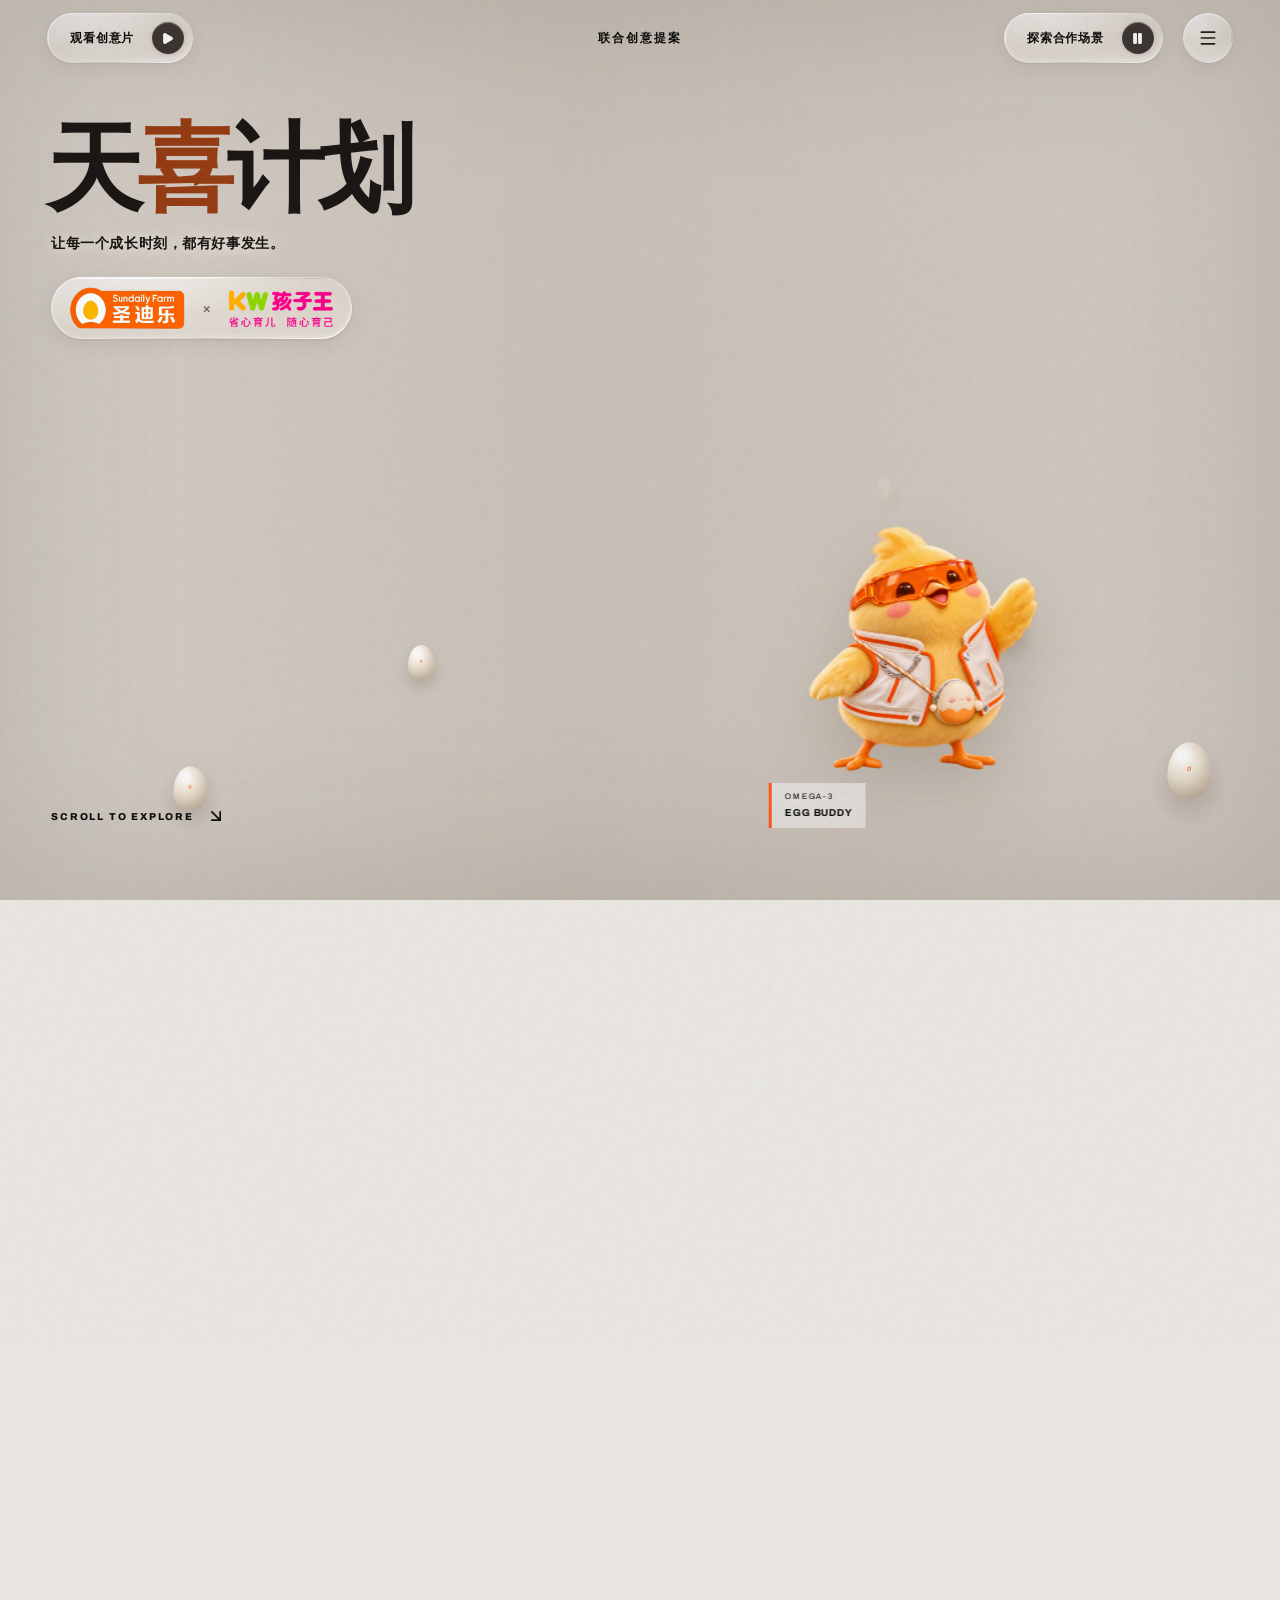
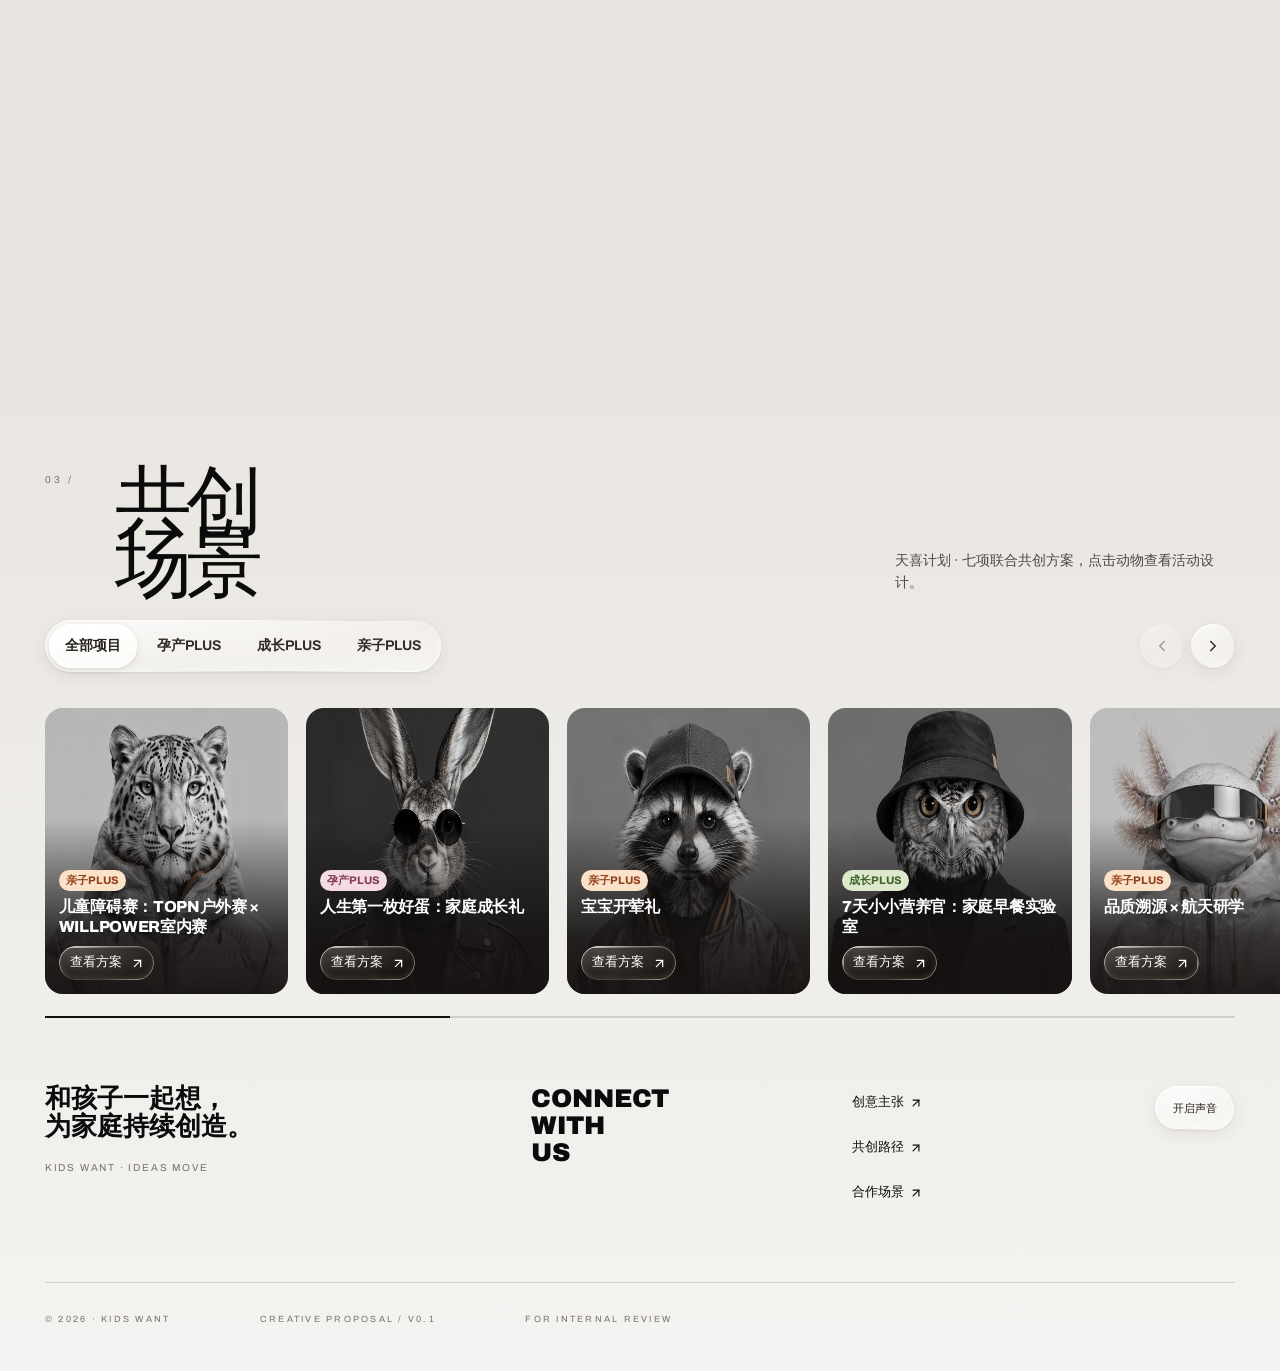
<file: index.html>
<!DOCTYPE html><html lang="zh-CN"><head><meta charSet="utf-8"/><meta name="viewport" content="width=device-width, initial-scale=1"/><link rel="stylesheet" href="/_next/static/css/index.CSnjSCQ8.css" data-rsc-css-href="/_next/static/css/index.CSnjSCQ8.css" data-precedence="vite-rsc/importer-resources"/><link rel="modulepreload" fetchPriority="low" href="/_next/static/chunks/index-Dlwi9YUn.js"/><script src="/_next/static/chunks/rolldown-runtime-C60lm6uB.js" type="module" async=""></script><script src="/_next/static/chunks/framework-D_rUT4EX.js" type="module" async=""></script><script src="/_next/static/chunks/app-elements-H_Dr48wG.js" type="module" async=""></script><script src="/_next/static/chunks/hash-Cp347hhd.js" type="module" async=""></script><script src="/_next/static/chunks/record-uXSNv6cl.js" type="module" async=""></script><script src="/_next/static/chunks/app-rsc-cache-busting-Ck6e4Rgs.js" type="module" async=""></script><script src="/_next/static/chunks/app-rsc-render-mode-CvTCGruk.js" type="module" async=""></script><script src="/_next/static/chunks/headers-C_MtfdF4.js" type="module" async=""></script><script src="/_next/static/chunks/protocol-headers-B9-bVeat.js" type="module" async=""></script><script src="/_next/static/chunks/deployment-id-DFhHa9wO.js" type="module" async=""></script><script src="/_next/static/chunks/navigation-errors-D5LMQqDL.js" type="module" async=""></script><link rel="modulepreload" href="/_next/static/chunks/layout-segment-context-B6NXAMNn.js" crossorigin=""/><link rel="modulepreload" href="/_next/static/chunks/page-B1_3lj1-.js" crossorigin=""/><link rel="modulepreload" href="/_next/static/chunks/tianxi-ui-CoWk11vX.js" crossorigin=""/><link rel="modulepreload" href="/_next/static/chunks/Icon-Dsrrr-Ct.js" crossorigin=""/><link rel="modulepreload" href="/_next/static/chunks/link-BgolK1j2.js" crossorigin=""/><link rel="modulepreload" href="/_next/static/chunks/app-route-prefetch-policy-BZP17Xj3.js" crossorigin=""/><link rel="modulepreload" href="/_next/static/chunks/query-DtBGhX2J.js" crossorigin=""/><title>天喜计划｜圣迪乐 × KW孩子王</title><meta name="description" content="圣迪乐与孩子王的联合创意提案。让每一个成长时刻，都有好事发生。"/><script>Object.assign(((self[Symbol.for("vinext.navigationRuntime")]??={bootstrap:{routeManifest:null},functions:{}}).bootstrap.rsc??={rsc:[]}),{params:{},nav:{"pathname":"/","searchParams":[]}})</script><link rel="modulepreload" href="/_next/static/chunks/index-Dlwi9YUn.js" />

<meta name="robots" content="noindex, nofollow">
<script>
(() => {
  const url = new URL(location.href);
  if (url.searchParams.has('unlock')) url.searchParams.delete('unlock');
  if (url.hash.startsWith('#k=')) url.hash = '';
  if (url.href !== location.href) history.replaceState(null, '', url);
  if (!('serviceWorker' in navigator)) return;
  const isOldPreview = worker => worker && new URL(worker.scriptURL).pathname === '/view-sw.js';
  const controlled = isOldPreview(navigator.serviceWorker.controller);
  const reload = () => {
    const marker = 'tianxi-public-migration';
    if (sessionStorage.getItem(marker)) return;
    sessionStorage.setItem(marker, 'done');
    location.reload();
  };
  if (controlled) {
    navigator.serviceWorker.addEventListener('controllerchange', reload, { once: true });
  }
  navigator.serviceWorker.getRegistration('/').then(registration => {
    if (isOldPreview(registration?.active)) return registration.update();
    if (controlled) reload();
  }).catch(() => {});
})();
</script>
</head><body><main class="tx-home"><div class="grain"></div><div class="vignette"></div><header class="topbar"><button class="pill trailer tx-glass tx-press"><span>观看创意片</span><i><svg xmlns="http://www.w3.org/2000/svg" width="13" height="13" viewBox="0 0 24 24" fill="currentColor" stroke="currentColor" stroke-width="2" stroke-linecap="round" stroke-linejoin="round" class="lucide lucide-play" aria-hidden="true"><path d="M5 5a2 2 0 0 1 3.008-1.728l11.997 6.998a2 2 0 0 1 .003 3.458l-12 7A2 2 0 0 1 5 19z"></path></svg></i></button><span class="nav-center">联合创意提案</span><a class="pill market tx-glass tx-press" href="#scenes"><span>探索合作场景</span><i><svg xmlns="http://www.w3.org/2000/svg" width="13" height="13" viewBox="0 0 24 24" fill="currentColor" stroke="currentColor" stroke-width="2" stroke-linecap="round" stroke-linejoin="round" class="lucide lucide-pause" aria-hidden="true"><rect x="14" y="3" width="5" height="18" rx="1"></rect><rect x="5" y="3" width="5" height="18" rx="1"></rect></svg></i></a><a class="mini-logo tx-glass-link" href="#top">孩子王<span>®</span></a><button class="menu-btn tx-glass tx-press" aria-label="打开菜单" aria-expanded="false" aria-controls="home-menu"><svg xmlns="http://www.w3.org/2000/svg" width="24" height="24" viewBox="0 0 24 24" fill="none" stroke="currentColor" stroke-width="2" stroke-linecap="round" stroke-linejoin="round" class="lucide lucide-menu" aria-hidden="true"><path d="M4 5h16"></path><path d="M4 12h16"></path><path d="M4 19h16"></path></svg></button></header><nav id="home-menu" class="overlay "><a class="tx-glass-link" href="#top"><span>01</span>创意主张</a><a class="tx-glass-link" href="#walk"><span>02</span>共创路径</a><a class="tx-glass-link" href="#scenes"><span>03</span>合作场景</a></nav><div class="stage-wrap"><div class="scene"><video src="/assets/tianxi/hero-motion.mp4" muted="" playsInline="" preload="auto"></video><img class="mobile-hero" src="/assets/tianxi/hero-mobile.webp" alt="穿着潮流服饰的创意角色"/><div class="wash"></div></div><section class="hero" id="top"><div class="hero-frame"><div class="egg-field" aria-hidden="true"><i class="egg egg-0"></i><i class="egg egg-1"></i><i class="egg egg-2"></i><i class="egg egg-3"></i><i class="egg egg-4"></i><i class="egg egg-5"></i><i class="egg egg-6"></i></div><div class="chick-rig"><i class="reaction-line line-a"></i><i class="reaction-line line-b"></i><i class="reaction-line line-c"></i><img class="chick-ip chick-running" src="/assets/chick-run-crossbody.png" alt="戴橙色墨镜、斜挎蛋形迷你包的圣迪乐鸡仔"/><img class="chick-ip chick-falling" src="/assets/chick-trip-crossbody.png" alt=""/><img class="chick-ip chick-recovering" src="/assets/chick-recover-crossbody.png" alt=""/><span class="chick-emote" aria-hidden="true">·ᴗ·</span></div><div class="chick-badge"><span>OMEGA-3</span><b>EGG BUDDY</b></div><div class="campaign-intro"><h1 class="campaign-title" aria-label="天喜计划"><span>天</span><span>喜</span><span>计</span><span>划</span></h1><p class="campaign-line">让每一个成长时刻，都有好事发生。</p><div class="campaign-logos"><div class="campaign-lockup tx-glass" role="group" aria-label="合作品牌"><img class="campaign-sundaily" src="/assets/tianxi/sundaily-logo.png" width="207" height="77" alt="圣迪乐 Sundaily Farm"/><span class="campaign-cross" aria-hidden="true">×</span><img class="campaign-kidswant" src="/assets/tianxi/kidswant-logo.png" width="171" height="64" alt="KW 孩子王"/></div></div></div><div class="scroll-cue"><span>SCROLL TO EXPLORE</span><svg xmlns="http://www.w3.org/2000/svg" width="24" height="24" viewBox="0 0 24 24" fill="none" stroke="currentColor" stroke-width="2" stroke-linecap="round" stroke-linejoin="round" class="lucide lucide-arrow-down-right" aria-hidden="true"><path d="m7 7 10 10"></path><path d="M17 7v10H7"></path></svg></div></div></section><section class="walk" id="walk"><article class="story story-one"><span>01 / WHY NOW</span><h2>从卖场<br/>走进生活场</h2><p>今天的新家庭，需要的不只是一站式购物。孩子王可以成为他们的灵感入口、成长伙伴与城市亲子生活的组织者。</p></article><article class="story story-two"><span>02 / BIG IDEA</span><h2>让每一次到店<br/>都有新发现</h2><p>以“孩子想要，创意就动”为核心，把商品、服务、社群和内容编排成一场持续更新的家庭体验。</p></article><img class="mobile-story" src="/assets/tianxi/story-mobile.webp" alt="创意角色全身造型"/><div class="progress"><i></i><i></i></div></section></div><section class="partners" id="scenes"><div class="section-head"><span>03 /</span><h2>共创<br/>场景</h2><p>天喜计划 · 七项联合共创方案，点击动物查看活动设计。</p></div><div class="project-rail"><div class="rail-tools"><div class="glass-segment tx-glass" role="group" aria-label="按 PLUS 主题筛选"><span class="glass-lens" data-theme="all" aria-hidden="true"></span><button type="button" aria-pressed="true" data-theme="all">全部项目</button><button type="button" aria-pressed="false" data-theme="maternity">孕产PLUS</button><button type="button" aria-pressed="false" data-theme="growth">成长PLUS</button><button type="button" aria-pressed="false" data-theme="family">亲子PLUS</button></div><div class="rail-controls"><button class="tx-glass tx-press" aria-label="向左浏览项目" disabled=""><svg xmlns="http://www.w3.org/2000/svg" width="18" height="18" viewBox="0 0 24 24" fill="none" stroke="currentColor" stroke-width="2" stroke-linecap="round" stroke-linejoin="round" class="lucide lucide-chevron-left" aria-hidden="true"><path d="m15 18-6-6 6-6"></path></svg></button><button class="tx-glass tx-press" aria-label="向右浏览项目" disabled=""><svg xmlns="http://www.w3.org/2000/svg" width="18" height="18" viewBox="0 0 24 24" fill="none" stroke="currentColor" stroke-width="2" stroke-linecap="round" stroke-linejoin="round" class="lucide lucide-chevron-right" aria-hidden="true"><path d="m9 18 6-6-6-6"></path></svg></button></div></div><div class="card-track"><a class="scene-card project-card fur-touch" href="/projects/obstacle-race" data-theme="family"><div class="card-art" aria-hidden="true" style="background-image:url(/assets/tianxi/animal-scenes.webp);background-position:0% 0%"></div><div class="project-caption"><span class="project-chip">亲子PLUS</span><h3>儿童障碍赛：TOPN户外赛 × WILLPOWER室内赛</h3><span class="project-open tx-glass tx-glass-dark">查看方案 <svg xmlns="http://www.w3.org/2000/svg" width="15" height="15" viewBox="0 0 24 24" fill="none" stroke="currentColor" stroke-width="2" stroke-linecap="round" stroke-linejoin="round" class="lucide lucide-arrow-up-right" aria-hidden="true"><path d="M7 7h10v10"></path><path d="M7 17 17 7"></path></svg></span></div></a><a class="scene-card project-card fur-touch" href="/projects/first-egg" data-theme="maternity"><div class="card-art" aria-hidden="true" style="background-image:url(/assets/tianxi/animal-scenes.webp);background-position:50% 0%"></div><div class="project-caption"><span class="project-chip">孕产PLUS</span><h3>人生第一枚好蛋：家庭成长礼</h3><span class="project-open tx-glass tx-glass-dark">查看方案 <svg xmlns="http://www.w3.org/2000/svg" width="15" height="15" viewBox="0 0 24 24" fill="none" stroke="currentColor" stroke-width="2" stroke-linecap="round" stroke-linejoin="round" class="lucide lucide-arrow-up-right" aria-hidden="true"><path d="M7 7h10v10"></path><path d="M7 17 17 7"></path></svg></span></div></a><a class="scene-card project-card fur-touch" href="/projects/first-food" data-theme="family"><div class="card-art" aria-hidden="true" style="background-image:url(/assets/tianxi/animal-scenes.webp);background-position:100% 0%"></div><div class="project-caption"><span class="project-chip">亲子PLUS</span><h3>宝宝开荤礼</h3><span class="project-open tx-glass tx-glass-dark">查看方案 <svg xmlns="http://www.w3.org/2000/svg" width="15" height="15" viewBox="0 0 24 24" fill="none" stroke="currentColor" stroke-width="2" stroke-linecap="round" stroke-linejoin="round" class="lucide lucide-arrow-up-right" aria-hidden="true"><path d="M7 7h10v10"></path><path d="M7 17 17 7"></path></svg></span></div></a><a class="scene-card project-card fur-touch" href="/projects/breakfast-lab" data-theme="growth"><div class="card-art" aria-hidden="true" style="background-image:url(/assets/tianxi/animal-scenes.webp);background-position:0% 100%"></div><div class="project-caption"><span class="project-chip">成长PLUS</span><h3>7天小小营养官：家庭早餐实验室</h3><span class="project-open tx-glass tx-glass-dark">查看方案 <svg xmlns="http://www.w3.org/2000/svg" width="15" height="15" viewBox="0 0 24 24" fill="none" stroke="currentColor" stroke-width="2" stroke-linecap="round" stroke-linejoin="round" class="lucide lucide-arrow-up-right" aria-hidden="true"><path d="M7 7h10v10"></path><path d="M7 17 17 7"></path></svg></span></div></a><a class="scene-card project-card fur-touch" href="/projects/trace-and-space" data-theme="family"><div class="card-art" aria-hidden="true" style="background-image:url(/assets/tianxi/animal-scenes.webp);background-position:50% 100%"></div><div class="project-caption"><span class="project-chip">亲子PLUS</span><h3>品质溯源 × 航天研学</h3><span class="project-open tx-glass tx-glass-dark">查看方案 <svg xmlns="http://www.w3.org/2000/svg" width="15" height="15" viewBox="0 0 24 24" fill="none" stroke="currentColor" stroke-width="2" stroke-linecap="round" stroke-linejoin="round" class="lucide lucide-arrow-up-right" aria-hidden="true"><path d="M7 7h10v10"></path><path d="M7 17 17 7"></path></svg></span></div></a><a class="scene-card project-card fur-touch" href="/projects/playground" data-theme="family"><div class="card-art" aria-hidden="true" style="background-image:url(/assets/tianxi/animal-scenes.webp);background-position:100% 100%"></div><div class="project-caption"><span class="project-chip">亲子PLUS</span><h3>儿童乐园：好蛋成长探索</h3><span class="project-open tx-glass tx-glass-dark">查看方案 <svg xmlns="http://www.w3.org/2000/svg" width="15" height="15" viewBox="0 0 24 24" fill="none" stroke="currentColor" stroke-width="2" stroke-linecap="round" stroke-linejoin="round" class="lucide lucide-arrow-up-right" aria-hidden="true"><path d="M7 7h10v10"></path><path d="M7 17 17 7"></path></svg></span></div></a><a class="scene-card project-card fur-touch" href="/projects/omega-live" data-theme="maternity"><div class="card-art animal-chick" aria-hidden="true"><img src="/assets/chick-run-crossbody.png" alt=""/></div><div class="project-caption"><span class="project-chip">孕产PLUS</span><h3>OMEGA-3营养专场直播</h3><span class="project-open tx-glass tx-glass-dark">查看方案 <svg xmlns="http://www.w3.org/2000/svg" width="15" height="15" viewBox="0 0 24 24" fill="none" stroke="currentColor" stroke-width="2" stroke-linecap="round" stroke-linejoin="round" class="lucide lucide-arrow-up-right" aria-hidden="true"><path d="M7 7h10v10"></path><path d="M7 17 17 7"></path></svg></span></div></a></div><div class="track-line" aria-hidden="true"><i style="width:100%"></i></div></div><footer><div class="manifest"><b>和孩子一起想，<br/>为家庭持续创造。</b><span>KIDS WANT · IDEAS MOVE</span></div><div class="connect">CONNECT<br/>WITH<br/>US</div><div class="links"><a class="tx-glass-link" href="#top">创意主张 <svg xmlns="http://www.w3.org/2000/svg" width="24" height="24" viewBox="0 0 24 24" fill="none" stroke="currentColor" stroke-width="2" stroke-linecap="round" stroke-linejoin="round" class="lucide lucide-arrow-up-right" aria-hidden="true"><path d="M7 7h10v10"></path><path d="M7 17 17 7"></path></svg></a><a class="tx-glass-link" href="#walk">共创路径 <svg xmlns="http://www.w3.org/2000/svg" width="24" height="24" viewBox="0 0 24 24" fill="none" stroke="currentColor" stroke-width="2" stroke-linecap="round" stroke-linejoin="round" class="lucide lucide-arrow-up-right" aria-hidden="true"><path d="M7 7h10v10"></path><path d="M7 17 17 7"></path></svg></a><a class="tx-glass-link" href="#scenes">合作场景 <svg xmlns="http://www.w3.org/2000/svg" width="24" height="24" viewBox="0 0 24 24" fill="none" stroke="currentColor" stroke-width="2" stroke-linecap="round" stroke-linejoin="round" class="lucide lucide-arrow-up-right" aria-hidden="true"><path d="M7 7h10v10"></path><path d="M7 17 17 7"></path></svg></a></div><button class="sound tx-glass tx-press">开启声音</button></footer><div class="legal"><span>© 2026 · KIDS WANT</span><span>CREATIVE PROPOSAL / V0.1</span><span>FOR INTERNAL REVIEW</span></div></section></main><script type="module" src="/_next/static/chunks/index-Dlwi9YUn.js" id="_R_" async=""></script><script>((self[Symbol.for("vinext.navigationRuntime")]??={bootstrap:{routeManifest:null},functions:{}}).bootstrap.rsc??={rsc:[]}).rsc.push("2:I[\"560aba9cdc71\",[],\"Children\",1]\n")</script><script>((self[Symbol.for("vinext.navigationRuntime")]??={bootstrap:{routeManifest:null},functions:{}}).bootstrap.rsc??={rsc:[]}).rsc.push("3:I[\"fd4fecf446a8\",[],\"GlobalErrorBoundary\",1]\n")</script><script>((self[Symbol.for("vinext.navigationRuntime")]??={bootstrap:{routeManifest:null},functions:{}}).bootstrap.rsc??={rsc:[]}).rsc.push("4:I[\"b502faf0866a\",[],\"default\",1]\n")</script><script>((self[Symbol.for("vinext.navigationRuntime")]??={bootstrap:{routeManifest:null},functions:{}}).bootstrap.rsc??={rsc:[]}).rsc.push("5:I[\"fd4fecf446a8\",[],\"ErrorBoundary\",1]\n")</script><script>((self[Symbol.for("vinext.navigationRuntime")]??={bootstrap:{routeManifest:null},functions:{}}).bootstrap.rsc??={rsc:[]}).rsc.push("6:I[\"6e380a0946fa\",[],\"LayoutSegmentProvider\",1]\n")</script><script>((self[Symbol.for("vinext.navigationRuntime")]??={bootstrap:{routeManifest:null},functions:{}}).bootstrap.rsc??={rsc:[]}).rsc.push("7:I[\"560aba9cdc71\",[],\"Slot\",1]\n")</script><script>((self[Symbol.for("vinext.navigationRuntime")]??={bootstrap:{routeManifest:null},functions:{}}).bootstrap.rsc??={rsc:[]}).rsc.push("8:I[\"fd4fecf446a8\",[],\"NotFoundBoundary\",1]\n")</script><script>((self[Symbol.for("vinext.navigationRuntime")]??={bootstrap:{routeManifest:null},functions:{}}).bootstrap.rsc??={rsc:[]}).rsc.push("9:I[\"48a231584dab\",[],\"AppRouterScrollTarget\",1]\n")</script><script>((self[Symbol.for("vinext.navigationRuntime")]??={bootstrap:{routeManifest:null},functions:{}}).bootstrap.rsc??={rsc:[]}).rsc.push("a:I[\"fd4fecf446a8\",[],\"RedirectBoundary\",1]\n")</script><script>((self[Symbol.for("vinext.navigationRuntime")]??={bootstrap:{routeManifest:null},functions:{}}).bootstrap.rsc??={rsc:[]}).rsc.push(":HL[\"/_next/static/css/index.CSnjSCQ8.css\",\"style\"     ]\n")</script><script>((self[Symbol.for("vinext.navigationRuntime")]??={bootstrap:{routeManifest:null},functions:{}}).bootstrap.rsc??={rsc:[]}).rsc.push("0:{\"page:/\":\"$L1\",\"layout:/\":[[[\"$\",\"link\",\"css:/_next/static/css/index.CSnjSCQ8.css\",{\"rel\":\"stylesheet\",\"precedence\":\"vite-rsc/importer-resources\",\"href\":\"/_next/static/css/index.CSnjSCQ8.css\",\"data-rsc-css-href\":\"/_next/static/css/index.CSnjSCQ8.css\"}],\"$undefined\"],[\"$\",\"html\",null,{\"lang\":\"zh-CN\",\"children\":[\"$\",\"body\",null,{\"children\":[\"$\",\"$L2\",null,{}]}]}]],\"route:/\":[[[\"$\",\"meta\",null,{\"charSet\":\"utf-8\"}],[[\"$\",\"title\",\"0\",{\"children\":\"天喜计划｜圣迪乐 × KW孩子王\"}],[\"$\",\"meta\",\"1\",{\"name\":\"description\",\"content\":\"圣迪乐与孩子王的联合创意提案。让每一个成长时刻，都有好事发生。\"}]],[[\"$\",\"meta\",\"0\",{\"name\":\"viewport\",\"content\":\"width=device-width, initial-scale=1\"}]]],[\"$\",\"$L3\",null,{\"fallback\":\"$4\",\"children\":[\"$\",\"$L5\",null,{\"fallback\":\"$4\",\"children\":[\"$\",\"$L6\",null,{\"providerId\":\"layout:/\",\"segmentMap\":{\"children\":[]},\"children\":[\"$\",\"$L7\",null,{\"id\":\"layout:/\",\"parallelSlots\":\"$undefined\",\"children\":[\"$\",\"$L8\",null,{\"resetKey\":\"\",\"fallback\":[[\"$\",\"title\",null,{\"children\":\"404: This page could not be found.\"}],[\"$\",\"div\",null,{\"style\":{\"fontFamily\":\"system-ui,\\\"Segoe UI\\\",Roboto,Helvetica,Arial,sans-serif,\\\"Apple Color Emoji\\\",\\\"Segoe UI Emoji\\\"\",\"height\":\"100vh\",\"textAlign\":\"center\",\"display\":\"flex\",\"flexDirection\":\"column\",\"alignItems\":\"center\",\"justifyContent\":\"center\"},\"children\":[\"$\",\"div\",null,{\"children\":[[\"$\",\"style\",null,{\"dangerouslySetInnerHTML\":{\"__html\":\"body{color:#000;background:#fff;margin:0}.next-error-h1{border-right:1px solid rgba(0,0,0,.3)}@media (prefers-color-scheme:dark){body{color:#fff;background:#000}.next-error-h1{border-right:1px solid rgba(255,255,255,.3)}}\"}}],[\"$\",\"h1\",null,{\"className\":\"next-error-h1\",\"style\":{\"display\":\"inline-block\",\"margin\":\"0 20px 0 0\",\"padding\":\"0 23px 0 0\",\"fontSize\":24,\"fontWeight\":500,\"verticalAlign\":\"top\",\"lineHeight\":\"49px\"},\"children\":404}],[\"$\",\"div\",null,{\"style\":{\"display\":\"inline-block\"},\"children\":[\"$\",\"h2\",null,{\"style\":{\"fontSize\":14,\"fontWeight\":400,\"lineHeight\":\"49px\",\"margin\":0},\"children\":\"This page could not be found.\"}]}]]}]}]],\"children\":[\"$\",\"$L9\",null,{\"children\":[\"$\",\"$La\",null,{\"children\":[[\"$\",\"$L6\",null,{\"providerId\":\"page:/\",\"segmentMap\":{\"children\":[\"__PAGE__\"]},\"children\":[\"$\",\"$L7\",null,{\"id\":\"page:/\"}]}],null]}]}]}]}]}]}]}],null,null],\"__route\":\"route:/\",\"__interceptionContext\":null,\"__layoutIds\":[\"layout:/\"],\"__rootLayout\":\"/\",\"__bfcacheSegmentIdentities\":{\"layout:/\":\"[\\\"layout\\\",\\\"layout:/\\\",\\\"root-boundary:/\\\",\\\"\\\"]\",\"page:/\":\"[\\\"page\\\",\\\"page:/\\\",\\\"root-boundary:/\\\",\\\"\\\"]\"},\"__srcPage\":[\"page\"],\"__layoutFlags\":{\"layout:/\":\"s\"},\"__artifactCompatibility\":{\"schemaVersion\":1,\"graphVersion\":\"app-route-graph:1177fd80f83fa7b0\",\"deploymentVersion\":\"851d81dc-f43d-4698-bafa-eb53c436cc6f\",\"appElementsSchemaVersion\":1,\"rscPayloadSchemaVersion\":1,\"rootBoundaryId\":\"/\",\"renderEpoch\":null}}\n")</script><script>((self[Symbol.for("vinext.navigationRuntime")]??={bootstrap:{routeManifest:null},functions:{}}).bootstrap.rsc??={rsc:[]}).rsc.push("b:I[\"6efdf509a785\",[],\"default\",1]\n")</script><script>((self[Symbol.for("vinext.navigationRuntime")]??={bootstrap:{routeManifest:null},functions:{}}).bootstrap.rsc??={rsc:[]}).rsc.push("1:[\"$\",\"$Lb\",null,{\"params\":\"$@c\",\"searchParams\":\"$@d\"}]\n")</script><script>((self[Symbol.for("vinext.navigationRuntime")]??={bootstrap:{routeManifest:null},functions:{}}).bootstrap.rsc??={rsc:[]}).rsc.push("c:{}\n")</script><script>((self[Symbol.for("vinext.navigationRuntime")]??={bootstrap:{routeManifest:null},functions:{}}).bootstrap.rsc??={rsc:[]}).rsc.push("d:{}\n")</script><script>Object.assign(((self[Symbol.for("vinext.navigationRuntime")]??={bootstrap:{routeManifest:null},functions:{}}).bootstrap.rsc??={rsc:[]}),{"initialCacheKind":"dynamic"});((self[Symbol.for("vinext.navigationRuntime")]??={bootstrap:{routeManifest:null},functions:{}}).bootstrap.rsc??={rsc:[]}).done=true</script></body></html>
</file>
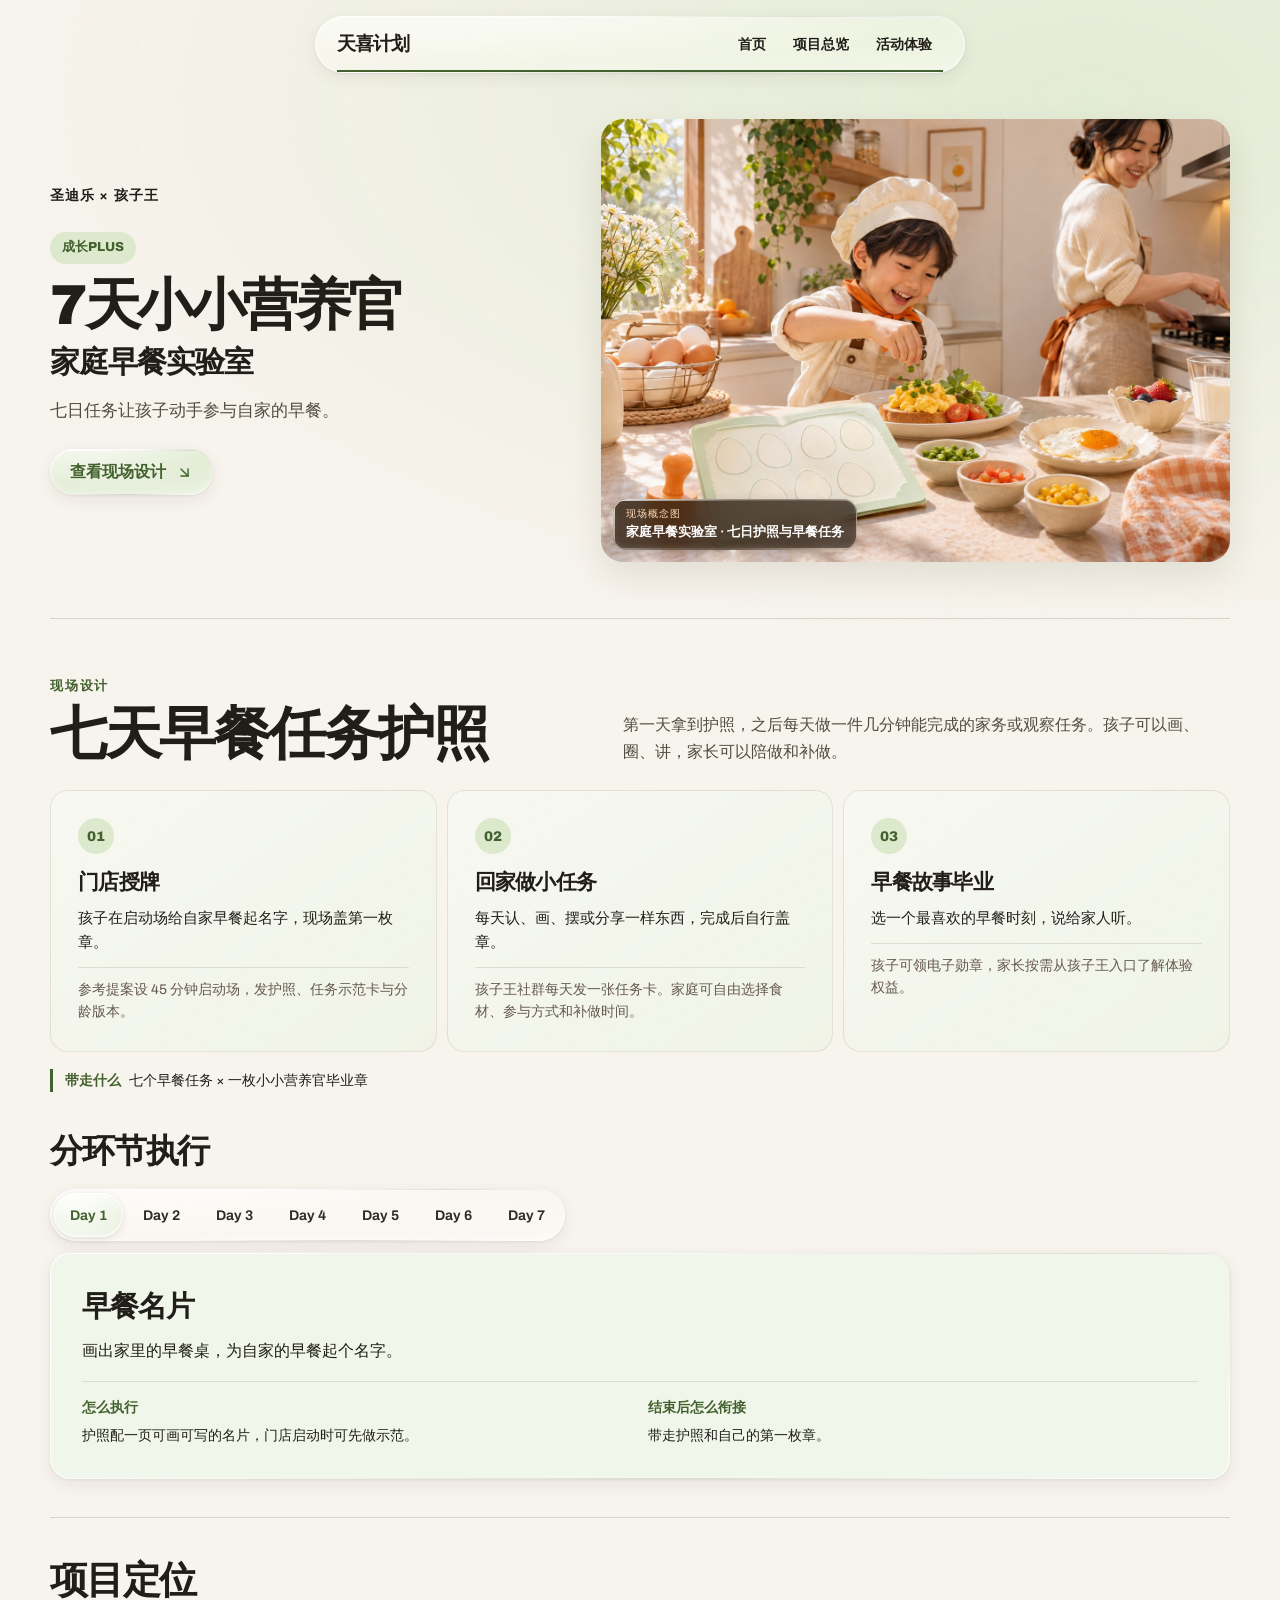
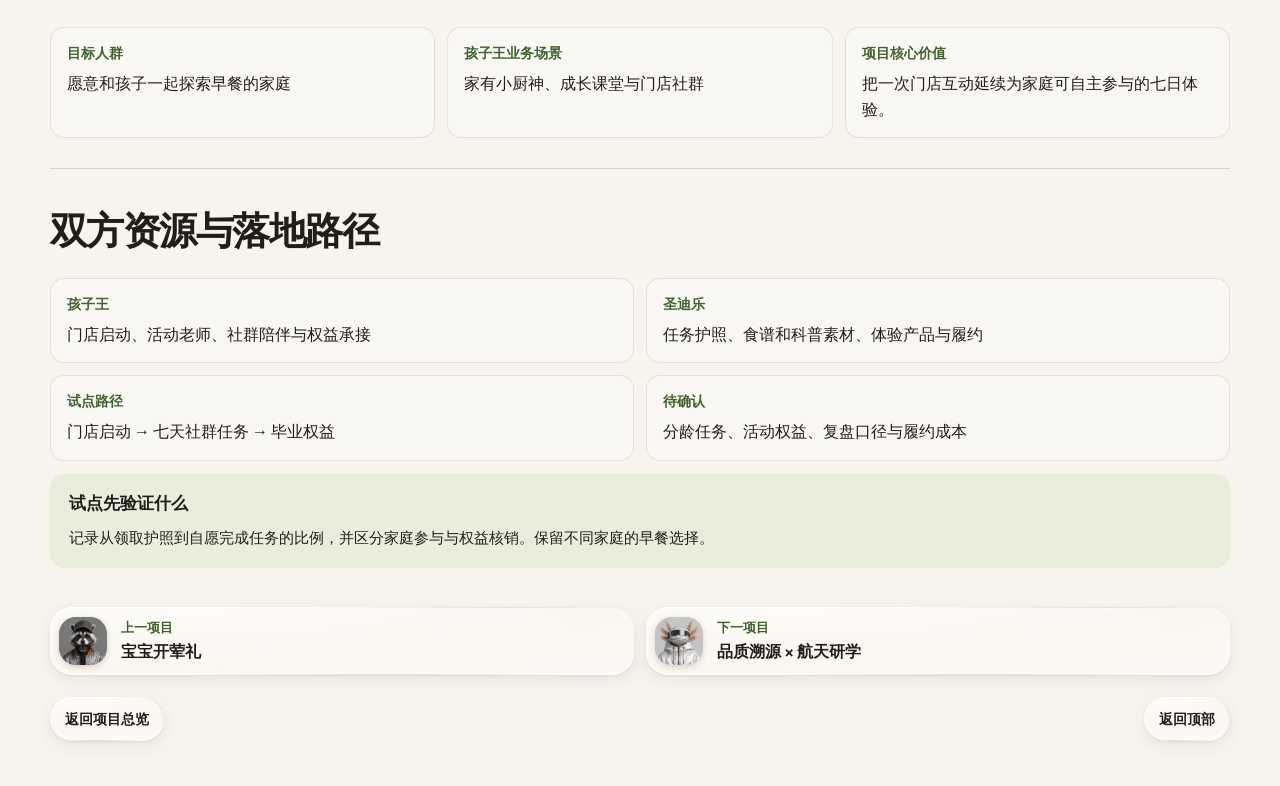
<file: projects/breakfast-lab/index.html>
<!DOCTYPE html><html lang="zh-CN"><head><meta charSet="utf-8"/><meta name="viewport" content="width=device-width, initial-scale=1"/><link rel="stylesheet" href="/_next/static/css/index.CSnjSCQ8.css" data-rsc-css-href="/_next/static/css/index.CSnjSCQ8.css" data-precedence="vite-rsc/importer-resources"/><link rel="modulepreload" fetchPriority="low" href="/_next/static/chunks/index-Dlwi9YUn.js"/><script src="/_next/static/chunks/rolldown-runtime-C60lm6uB.js" type="module" async=""></script><script src="/_next/static/chunks/framework-D_rUT4EX.js" type="module" async=""></script><script src="/_next/static/chunks/app-elements-H_Dr48wG.js" type="module" async=""></script><script src="/_next/static/chunks/hash-Cp347hhd.js" type="module" async=""></script><script src="/_next/static/chunks/record-uXSNv6cl.js" type="module" async=""></script><script src="/_next/static/chunks/app-rsc-cache-busting-Ck6e4Rgs.js" type="module" async=""></script><script src="/_next/static/chunks/app-rsc-render-mode-CvTCGruk.js" type="module" async=""></script><script src="/_next/static/chunks/headers-C_MtfdF4.js" type="module" async=""></script><script src="/_next/static/chunks/protocol-headers-B9-bVeat.js" type="module" async=""></script><script src="/_next/static/chunks/deployment-id-DFhHa9wO.js" type="module" async=""></script><script src="/_next/static/chunks/navigation-errors-D5LMQqDL.js" type="module" async=""></script><link rel="modulepreload" href="/_next/static/chunks/layout-segment-context-B6NXAMNn.js" crossorigin=""/><link rel="modulepreload" href="/_next/static/chunks/tianxi-ui-CoWk11vX.js" crossorigin=""/><link rel="modulepreload" href="/_next/static/chunks/Icon-Dsrrr-Ct.js" crossorigin=""/><link rel="modulepreload" href="/_next/static/chunks/link-BgolK1j2.js" crossorigin=""/><link rel="modulepreload" href="/_next/static/chunks/app-route-prefetch-policy-BZP17Xj3.js" crossorigin=""/><link rel="modulepreload" href="/_next/static/chunks/query-DtBGhX2J.js" crossorigin=""/><title>7天小小营养官：家庭早餐实验室 · 天喜计划</title><meta name="description" content="七日任务让孩子动手参与自家的早餐。"/><script>Object.assign(((self[Symbol.for("vinext.navigationRuntime")]??={bootstrap:{routeManifest:null},functions:{}}).bootstrap.rsc??={rsc:[]}),{params:{"slug":"breakfast-lab"},nav:{"pathname":"/projects/breakfast-lab","searchParams":[]}})</script><link rel="modulepreload" href="/_next/static/chunks/index-Dlwi9YUn.js" />

<meta name="robots" content="noindex, nofollow">
<script>
(() => {
  const url = new URL(location.href);
  if (url.searchParams.has('unlock')) url.searchParams.delete('unlock');
  if (url.hash.startsWith('#k=')) url.hash = '';
  if (url.href !== location.href) history.replaceState(null, '', url);
  if (!('serviceWorker' in navigator)) return;
  const isOldPreview = worker => worker && new URL(worker.scriptURL).pathname === '/view-sw.js';
  const controlled = isOldPreview(navigator.serviceWorker.controller);
  const reload = () => {
    const marker = 'tianxi-public-migration';
    if (sessionStorage.getItem(marker)) return;
    sessionStorage.setItem(marker, 'done');
    location.reload();
  };
  if (controlled) {
    navigator.serviceWorker.addEventListener('controllerchange', reload, { once: true });
  }
  navigator.serviceWorker.getRegistration('/').then(registration => {
    if (isOldPreview(registration?.active)) return registration.update();
    if (controlled) reload();
  }).catch(() => {});
})();
</script>
</head><body><main class="tx-detail" data-theme="growth" id="top"><header class="tx-nav"><div class="tx-nav-bar tx-glass"><a href="/#top" class="tx-wordmark tx-glass-link">天喜计划</a><nav class="tx-desktop-nav" aria-label="提案导航"><a href="/#top" class="tx-glass-link">首页</a><a href="/#scenes" class="tx-glass-link">项目总览</a><a href="#experience" class="tx-glass-link">活动体验</a></nav><button class="tx-menu tx-glass tx-press" type="button" aria-label="打开菜单" aria-expanded="false" aria-controls="tx-mobile-menu"><svg xmlns="http://www.w3.org/2000/svg" width="21" height="21" viewBox="0 0 24 24" fill="none" stroke="currentColor" stroke-width="2" stroke-linecap="round" stroke-linejoin="round" class="lucide lucide-menu" aria-hidden="true"><path d="M4 5h16"></path><path d="M4 12h16"></path><path d="M4 19h16"></path></svg></button></div><span class="tx-progress" aria-hidden="true"></span></header><section class="tx-hero tx-width"><div class="tx-hero-copy"><p class="tx-brand">圣迪乐 × 孩子王</p><p class="tx-theme">成长PLUS</p><h1>7天小小营养官<span class="tx-title-sub"><span class="sr-only">：</span>家庭早餐实验室</span></h1><p class="tx-intro">七日任务让孩子动手参与自家的早餐。</p><a class="tx-action tx-glass tx-press" href="#experience">查看现场设计 <svg xmlns="http://www.w3.org/2000/svg" width="17" height="17" viewBox="0 0 24 24" fill="none" stroke="currentColor" stroke-width="2" stroke-linecap="round" stroke-linejoin="round" class="lucide lucide-arrow-down-right" aria-hidden="true"><path d="m7 7 10 10"></path><path d="M17 7v10H7"></path></svg></a></div><figure class="tx-hero-media"><img src="/assets/tianxi/concepts/breakfast.jpg" alt="孩子和家长在家准备早餐，桌上有薄荷绿任务护照与印章" fetchPriority="high"/><figcaption class="tx-scene-caption tx-glass tx-glass-dark"><span>现场概念图</span><strong>家庭早餐实验室 · 七日护照与早餐任务</strong></figcaption></figure></section><section class="tx-section tx-width tx-activation" id="experience" aria-labelledby="experience-title"><div class="tx-activation-heading"><div><p class="tx-section-label">现场设计</p><h2 id="experience-title">七天早餐任务护照</h2></div><p class="tx-activation-overview">第一天拿到护照，之后每天做一件几分钟能完成的家务或观察任务。孩子可以画、圈、讲，家长可以陪做和补做。</p></div><ol class="tx-stations"><li><span class="tx-station-number" aria-hidden="true">01</span><h3>门店授牌</h3><p>孩子在启动场给自家早餐起名字，现场盖第一枚章。</p><p class="tx-station-setup">参考提案设 45 分钟启动场，发护照、任务示范卡与分龄版本。</p></li><li><span class="tx-station-number" aria-hidden="true">02</span><h3>回家做小任务</h3><p>每天认、画、摆或分享一样东西，完成后自行盖章。</p><p class="tx-station-setup">孩子王社群每天发一张任务卡。家庭可自由选择食材、参与方式和补做时间。</p></li><li><span class="tx-station-number" aria-hidden="true">03</span><h3>早餐故事毕业</h3><p>选一个最喜欢的早餐时刻，说给家人听。</p><p class="tx-station-setup">孩子可领电子勋章，家长按需从孩子王入口了解体验权益。</p></li></ol><p class="tx-takeaway"><span>带走什么</span> <!-- -->七个早餐任务 × 一枚小小营养官毕业章</p><h3 class="tx-tab-heading">分环节执行</h3><div class="experience-widget"><div class="glass-segment tx-glass" data-steps="7" role="tablist" aria-label="活动环节"><span class="glass-lens" aria-hidden="true"></span><button type="button" id="step-0" role="tab" aria-selected="true" aria-controls="experience-panel" tabindex="0">Day 1</button><button type="button" id="step-1" role="tab" aria-selected="false" aria-controls="experience-panel" tabindex="-1">Day 2</button><button type="button" id="step-2" role="tab" aria-selected="false" aria-controls="experience-panel" tabindex="-1">Day 3</button><button type="button" id="step-3" role="tab" aria-selected="false" aria-controls="experience-panel" tabindex="-1">Day 4</button><button type="button" id="step-4" role="tab" aria-selected="false" aria-controls="experience-panel" tabindex="-1">Day 5</button><button type="button" id="step-5" role="tab" aria-selected="false" aria-controls="experience-panel" tabindex="-1">Day 6</button><button type="button" id="step-6" role="tab" aria-selected="false" aria-controls="experience-panel" tabindex="-1">Day 7</button></div><div id="experience-panel" role="tabpanel" aria-labelledby="step-0" tabindex="0" class="experience-panel tx-glass"><div class="experience-content"><div class="experience-description"><h4>早餐名片</h4><p>画出家里的早餐桌，为自家的早餐起个名字。</p><dl><div><dt>怎么执行</dt><dd>护照配一页可画可写的名片，门店启动时可先做示范。</dd></div><div><dt>结束后怎么衔接</dt><dd>带走护照和自己的第一枚章。</dd></div></dl></div></div></div></div></section><section class="tx-section tx-width" aria-labelledby="position-title"><h2 id="position-title">项目定位</h2><dl class="tx-three"><div><dt>目标人群</dt><dd>愿意和孩子一起探索早餐的家庭</dd></div><div><dt>孩子王业务场景</dt><dd>家有小厨神、成长课堂与门店社群</dd></div><div><dt>项目核心价值</dt><dd>把一次门店互动延续为家庭可自主参与的七日体验。</dd></div></dl></section><section class="tx-section tx-width" aria-labelledby="resources-title"><h2 id="resources-title">双方资源与落地路径</h2><dl class="tx-two"><div><dt>孩子王</dt><dd>门店启动、活动老师、社群陪伴与权益承接</dd></div><div><dt>圣迪乐</dt><dd>任务护照、食谱和科普素材、体验产品与履约</dd></div><div><dt>试点路径</dt><dd>门店启动 → 七天社群任务 → 毕业权益</dd></div><div><dt>待确认</dt><dd>分龄任务、活动权益、复盘口径与履约成本</dd></div></dl><div class="tx-pilot"><h3>试点先验证什么</h3><p>记录从领取护照到自愿完成任务的比例，并区分家庭参与与权益核销。保留不同家庭的早餐选择。</p></div></section><nav class="tx-related tx-width" aria-label="项目之间跳转"><a class="tx-glass tx-press fur-touch" href="/projects/first-food"><span class="tx-related-thumb"><div class="card-art" aria-hidden="true" style="background-image:url(/assets/tianxi/animal-scenes.webp);background-position:100% 0%"></div></span><span><small>上一项目</small>宝宝开荤礼</span></a><a class="tx-glass tx-press fur-touch" href="/projects/trace-and-space"><span class="tx-related-thumb"><div class="card-art" aria-hidden="true" style="background-image:url(/assets/tianxi/animal-scenes.webp);background-position:50% 100%"></div></span><span><small>下一项目</small>品质溯源 × 航天研学</span></a></nav><div class="tx-bottom tx-width"><a class="tx-glass tx-press" href="/#scenes">返回项目总览</a><a class="tx-glass tx-press" href="#top">返回顶部</a></div></main><script type="module" src="/_next/static/chunks/index-Dlwi9YUn.js" id="_R_" async=""></script><script>((self[Symbol.for("vinext.navigationRuntime")]??={bootstrap:{routeManifest:null},functions:{}}).bootstrap.rsc??={rsc:[]}).rsc.push("0:{\"page:/projects/breakfast-lab\":\"$L1\",\"layout:/\":\"$L2\",\"route:/projects/breakfast-lab\":\"$L3\",\"__route\":\"route:/projects/breakfast-lab\",\"__interceptionContext\":null,\"__layoutIds\":[\"layout:/\"],\"__rootLayout\":\"/\",\"__bfcacheSegmentIdentities\":{\"layout:/\":\"[\\\"layout\\\",\\\"layout:/\\\",\\\"root-boundary:/\\\",\\\"\\\"]\",\"page:/projects/breakfast-lab\":\"[\\\"page\\\",\\\"page:/projects/:slug\\\",\\\"root-boundary:/\\\",\\\"[\\\\\\\"projects\\\\\\\",\\\\\\\"slug|breakfast-lab|d\\\\\\\"]\\\"]\"},\"__srcPage\":[\"projects\",\"[slug]\",\"page\"],\"__layoutFlags\":{\"layout:/\":\"s\"},\"__artifactCompatibility\":{\"schemaVersion\":1,\"graphVersion\":\"app-route-graph:e2b6660f752f1534\",\"deploymentVersion\":\"851d81dc-f43d-4698-bafa-eb53c436cc6f\",\"appElementsSchemaVersion\":1,\"rscPayloadSchemaVersion\":1,\"rootBoundaryId\":\"/\",\"renderEpoch\":null}}\n")</script><script>((self[Symbol.for("vinext.navigationRuntime")]??={bootstrap:{routeManifest:null},functions:{}}).bootstrap.rsc??={rsc:[]}).rsc.push("4:I[\"560aba9cdc71\",[],\"Children\",1]\n")</script><script>((self[Symbol.for("vinext.navigationRuntime")]??={bootstrap:{routeManifest:null},functions:{}}).bootstrap.rsc??={rsc:[]}).rsc.push("5:I[\"fd4fecf446a8\",[],\"GlobalErrorBoundary\",1]\n")</script><script>((self[Symbol.for("vinext.navigationRuntime")]??={bootstrap:{routeManifest:null},functions:{}}).bootstrap.rsc??={rsc:[]}).rsc.push("6:I[\"b502faf0866a\",[],\"default\",1]\n")</script><script>((self[Symbol.for("vinext.navigationRuntime")]??={bootstrap:{routeManifest:null},functions:{}}).bootstrap.rsc??={rsc:[]}).rsc.push("7:I[\"fd4fecf446a8\",[],\"ErrorBoundary\",1]\n")</script><script>((self[Symbol.for("vinext.navigationRuntime")]??={bootstrap:{routeManifest:null},functions:{}}).bootstrap.rsc??={rsc:[]}).rsc.push("8:I[\"6e380a0946fa\",[],\"LayoutSegmentProvider\",1]\n")</script><script>((self[Symbol.for("vinext.navigationRuntime")]??={bootstrap:{routeManifest:null},functions:{}}).bootstrap.rsc??={rsc:[]}).rsc.push("9:I[\"560aba9cdc71\",[],\"Slot\",1]\n")</script><script>((self[Symbol.for("vinext.navigationRuntime")]??={bootstrap:{routeManifest:null},functions:{}}).bootstrap.rsc??={rsc:[]}).rsc.push("a:I[\"fd4fecf446a8\",[],\"NotFoundBoundary\",1]\n")</script><script>((self[Symbol.for("vinext.navigationRuntime")]??={bootstrap:{routeManifest:null},functions:{}}).bootstrap.rsc??={rsc:[]}).rsc.push("b:I[\"48a231584dab\",[],\"AppRouterScrollTarget\",1]\n")</script><script>((self[Symbol.for("vinext.navigationRuntime")]??={bootstrap:{routeManifest:null},functions:{}}).bootstrap.rsc??={rsc:[]}).rsc.push("c:I[\"fd4fecf446a8\",[],\"RedirectBoundary\",1]\n")</script><script>((self[Symbol.for("vinext.navigationRuntime")]??={bootstrap:{routeManifest:null},functions:{}}).bootstrap.rsc??={rsc:[]}).rsc.push(":HL[\"/_next/static/css/index.CSnjSCQ8.css\",\"style\"     ]\n")</script><script>((self[Symbol.for("vinext.navigationRuntime")]??={bootstrap:{routeManifest:null},functions:{}}).bootstrap.rsc??={rsc:[]}).rsc.push("2:[[[\"$\",\"link\",\"css:/_next/static/css/index.CSnjSCQ8.css\",{\"rel\":\"stylesheet\",\"precedence\":\"vite-rsc/importer-resources\",\"href\":\"/_next/static/css/index.CSnjSCQ8.css\",\"data-rsc-css-href\":\"/_next/static/css/index.CSnjSCQ8.css\"}],\"$undefined\"],[\"$\",\"html\",null,{\"lang\":\"zh-CN\",\"children\":[\"$\",\"body\",null,{\"children\":[\"$\",\"$L4\",null,{}]}]}]]\n")</script><script>((self[Symbol.for("vinext.navigationRuntime")]??={bootstrap:{routeManifest:null},functions:{}}).bootstrap.rsc??={rsc:[]}).rsc.push("3:[[[\"$\",\"meta\",null,{\"charSet\":\"utf-8\"}],[[\"$\",\"title\",\"0\",{\"children\":\"7天小小营养官：家庭早餐实验室 · 天喜计划\"}],[\"$\",\"meta\",\"1\",{\"name\":\"description\",\"content\":\"七日任务让孩子动手参与自家的早餐。\"}]],[[\"$\",\"meta\",\"0\",{\"name\":\"viewport\",\"content\":\"width=device-width, initial-scale=1\"}]]],[\"$\",\"$L5\",null,{\"fallback\":\"$6\",\"children\":[\"$\",\"$L7\",null,{\"fallback\":\"$6\",\"children\":[\"$\",\"$L8\",null,{\"providerId\":\"layout:/\",\"segmentMap\":{\"children\":[\"projects\",\"breakfast-lab\"]},\"children\":[\"$\",\"$L9\",null,{\"id\":\"layout:/\",\"parallelSlots\":\"$undefined\",\"children\":[\"$\",\"$La\",null,{\"resetKey\":\"projects\",\"fallback\":[[\"$\",\"title\",null,{\"children\":\"404: This page could not be found.\"}],[\"$\",\"div\",null,{\"style\":{\"fontFamily\":\"system-ui,\\\"Segoe UI\\\",Roboto,Helvetica,Arial,sans-serif,\\\"Apple Color Emoji\\\",\\\"Segoe UI Emoji\\\"\",\"height\":\"100vh\",\"textAlign\":\"center\",\"display\":\"flex\",\"flexDirection\":\"column\",\"alignItems\":\"center\",\"justifyContent\":\"center\"},\"children\":[\"$\",\"div\",null,{\"children\":[[\"$\",\"style\",null,{\"dangerouslySetInnerHTML\":{\"__html\":\"body{color:#000;background:#fff;margin:0}.next-error-h1{border-right:1px solid rgba(0,0,0,.3)}@media (prefers-color-scheme:dark){body{color:#fff;background:#000}.next-error-h1{border-right:1px solid rgba(255,255,255,.3)}}\"}}],[\"$\",\"h1\",null,{\"className\":\"next-error-h1\",\"style\":{\"display\":\"inline-block\",\"margin\":\"0 20px 0 0\",\"padding\":\"0 23px 0 0\",\"fontSize\":24,\"fontWeight\":500,\"verticalAlign\":\"top\",\"lineHeight\":\"49px\"},\"children\":404}],[\"$\",\"div\",null,{\"style\":{\"display\":\"inline-block\"},\"children\":[\"$\",\"h2\",null,{\"style\":{\"fontSize\":14,\"fontWeight\":400,\"lineHeight\":\"49px\",\"margin\":0},\"children\":\"This page could not be found.\"}]}]]}]}]],\"children\":[\"$\",\"$Lb\",null,{\"children\":[\"$\",\"$Lc\",null,{\"children\":[[\"$\",\"$L8\",null,{\"providerId\":\"page:/projects/breakfast-lab\",\"segmentMap\":{\"children\":[\"__PAGE__\"]},\"children\":[\"$\",\"$L9\",null,{\"id\":\"page:/projects/breakfast-lab\"}]}],null]}]}]}]}]}]}]}],null,null]\n")</script><script>((self[Symbol.for("vinext.navigationRuntime")]??={bootstrap:{routeManifest:null},functions:{}}).bootstrap.rsc??={rsc:[]}).rsc.push("d:I[\"148e1e900a58\",[],\"DetailNav\",1]\n")</script><script>((self[Symbol.for("vinext.navigationRuntime")]??={bootstrap:{routeManifest:null},functions:{}}).bootstrap.rsc??={rsc:[]}).rsc.push("e:I[\"066132fd2803\",[],\"default\",1]\n")</script><script>((self[Symbol.for("vinext.navigationRuntime")]??={bootstrap:{routeManifest:null},functions:{}}).bootstrap.rsc??={rsc:[]}).rsc.push("f:I[\"148e1e900a58\",[],\"ExperienceTabs\",1]\n")</script><script>((self[Symbol.for("vinext.navigationRuntime")]??={bootstrap:{routeManifest:null},functions:{}}).bootstrap.rsc??={rsc:[]}).rsc.push(":HL[\"/assets/tianxi/concepts/breakfast.jpg\",\"image\",{\"fetchPriority\":\"high\"}]\n")</script><script>((self[Symbol.for("vinext.navigationRuntime")]??={bootstrap:{routeManifest:null},functions:{}}).bootstrap.rsc??={rsc:[]}).rsc.push("1:[\"$\",\"main\",null,{\"className\":\"tx-detail\",\"data-theme\":\"growth\",\"id\":\"top\",\"children\":[[\"$\",\"$Ld\",null,{}],[\"$\",\"section\",null,{\"className\":\"tx-hero tx-width\",\"children\":[[\"$\",\"div\",null,{\"className\":\"tx-hero-copy\",\"children\":[[\"$\",\"p\",null,{\"className\":\"tx-brand\",\"children\":\"圣迪乐 × 孩子王\"}],[\"$\",\"p\",null,{\"className\":\"tx-theme\",\"children\":\"成长PLUS\"}],[\"$\",\"h1\",null,{\"children\":[\"7天小小营养官\",[\"$\",\"span\",null,{\"className\":\"tx-title-sub\",\"children\":[[\"$\",\"span\",null,{\"className\":\"sr-only\",\"children\":\"：\"}],\"家庭早餐实验室\"]}]]}],[\"$\",\"p\",null,{\"className\":\"tx-intro\",\"children\":\"七日任务让孩子动手参与自家的早餐。\"}],[\"$\",\"a\",null,{\"className\":\"tx-action tx-glass tx-press\",\"href\":\"#experience\",\"children\":[\"查看现场设计 \",[\"$\",\"$Le\",null,{\"ref\":\"$undefined\",\"iconNode\":[[\"path\",{\"d\":\"m7 7 10 10\",\"key\":\"1fmybs\"}],[\"path\",{\"d\":\"M17 7v10H7\",\"key\":\"6fjiku\"}]],\"className\":\"lucide-arrow-down-right\",\"size\":17,\"aria-hidden\":\"true\"}]]}]]}],[\"$\",\"figure\",null,{\"className\":\"tx-hero-media\",\"children\":[[\"$\",\"img\",null,{\"src\":\"/assets/tianxi/concepts/breakfast.jpg\",\"alt\":\"孩子和家长在家准备早餐，桌上有薄荷绿任务护照与印章\",\"fetchPriority\":\"high\"}],[\"$\",\"figcaption\",null,{\"className\":\"tx-scene-caption tx-glass tx-glass-dark\",\"children\":[[\"$\",\"span\",null,{\"children\":\"现场概念图\"}],[\"$\",\"strong\",null,{\"children\":\"家庭早餐实验室 · 七日护照与早餐任务\"}]]}]]}]]}],[\"$\",\"section\",null,{\"className\":\"tx-section tx-width tx-activation\",\"id\":\"experience\",\"aria-labelledby\":\"experience-title\",\"children\":[[\"$\",\"div\",null,{\"className\":\"tx-activation-heading\",\"children\":[[\"$\",\"div\",null,{\"children\":[[\"$\",\"p\",null,{\"className\":\"tx-section-label\",\"children\":\"现场设计\"}],[\"$\",\"h2\",null,{\"id\":\"experience-title\",\"children\":\"七天早餐任务护照\"}]]}],[\"$\",\"p\",null,{\"className\":\"tx-activation-overview\",\"children\":\"第一天拿到护照，之后每天做一件几分钟能完成的家务或观察任务。孩子可以画、圈、讲，家长可以陪做和补做。\"}]]}],[\"$\",\"ol\",null,{\"className\":\"tx-stations\",\"children\":[[\"$\",\"li\",\"门店授牌\",{\"children\":[[\"$\",\"span\",null,{\"className\":\"tx-station-number\",\"aria-hidden\":\"true\",\"children\":\"01\"}],[\"$\",\"h3\",null,{\"children\":\"门店授牌\"}],[\"$\",\"p\",null,{\"children\":\"孩子在启动场给自家早餐起名字，现场盖第一枚章。\"}],[\"$\",\"p\",null,{\"className\":\"tx-station-setup\",\"children\":\"参考提案设 45 分钟启动场，发护照、任务示范卡与分龄版本。\"}]]}],[\"$\",\"li\",\"回家做小任务\",{\"children\":[[\"$\",\"span\",null,{\"className\":\"tx-station-number\",\"aria-hidden\":\"true\",\"children\":\"02\"}],[\"$\",\"h3\",null,{\"children\":\"回家做小任务\"}],[\"$\",\"p\",null,{\"children\":\"每天认、画、摆或分享一样东西，完成后自行盖章。\"}],[\"$\",\"p\",null,{\"className\":\"tx-station-setup\",\"children\":\"孩子王社群每天发一张任务卡。家庭可自由选择食材、参与方式和补做时间。\"}]]}],[\"$\",\"li\",\"早餐故事毕业\",{\"children\":[[\"$\",\"span\",null,{\"className\":\"tx-station-number\",\"aria-hidden\":\"true\",\"children\":\"03\"}],[\"$\",\"h3\",null,{\"children\":\"早餐故事毕业\"}],[\"$\",\"p\",null,{\"children\":\"选一个最喜欢的早餐时刻，说给家人听。\"}],[\"$\",\"p\",null,{\"className\":\"tx-station-setup\",\"children\":\"孩子可领电子勋章，家长按需从孩子王入口了解体验权益。\"}]]}]]}],false,[\"$\",\"p\",null,{\"className\":\"tx-takeaway\",\"children\":[[\"$\",\"span\",null,{\"children\":\"带走什么\"}],\" \",\"七个早餐任务 × 一枚小小营养官毕业章\"]}],[\"$\",\"h3\",null,{\"className\":\"tx-tab-heading\",\"children\":\"分环节执行\"}],[\"$\",\"$Lf\",\"breakfast-lab\",{\"steps\":[{\"label\":\"Day 1\",\"title\":\"早餐名片\",\"summary\":\"画出家里的早餐桌，为自家的早餐起个名字。\",\"setup\":\"护照配一页可画可写的名片，门店启动时可先做示范。\",\"handoff\":\"带走护照和自己的第一枚章。\"},{\"label\":\"Day 2\",\"title\":\"鸡蛋侦探\",\"summary\":\"家长拿出一盒鸡蛋，孩子找一处来源或日期信息，圈在任务页上。\",\"setup\":\"提供标签识读卡，解释哪些信息能从包装上核对。\",\"handoff\":\"在护照记下一条自己找到的线索。\"},{\"label\":\"Day 3\",\"title\":\"颜色挑战\",\"summary\":\"从家里现有食材挑几种颜色，涂出自己的早餐配色。\",\"setup\":\"社群发可选色卡，家庭自行选择食材。\",\"handoff\":\"把早餐色卡贴进护照。\"},{\"label\":\"Day 4\",\"title\":\"创意摆盘\",\"summary\":\"用家里已有的熟食摆出一个图案，给作品起名字。\",\"setup\":\"家长处理刀具和热源，孩子负责摆盘。\",\"handoff\":\"家长可选择拍照或让孩子画下来。\"},{\"label\":\"Day 5\",\"title\":\"照顾家人\",\"summary\":\"问家人想要怎样的早餐，帮忙摆好餐具或递上一道准备好的食物。\",\"setup\":\"给一张「早餐委托单」，鼓励孩子先听对方说。\",\"handoff\":\"请家人写一句今天的感谢。\"},{\"label\":\"Day 6\",\"title\":\"早餐故事\",\"summary\":\"向家人讲这周最喜欢的早餐时刻，用一句话或一幅画记录。\",\"setup\":\"提供故事贴纸，社群反馈由家长自愿提交。\",\"handoff\":\"选一页故事作为毕业作品。\"},{\"label\":\"Day 7\",\"title\":\"营养官毕业\",\"summary\":\"在家和家人分享自己的发现，为护照盖毕业章。\",\"setup\":\"线上发毕业电子勋章，适配补做家庭。\",\"handoff\":\"孩子带走自己的故事。家长可选看孩子王体验权益。\"}]}]]}],[\"$\",\"section\",null,{\"className\":\"tx-section tx-width\",\"aria-labelledby\":\"position-title\",\"children\":[[\"$\",\"h2\",null,{\"id\":\"position-title\",\"children\":\"项目定位\"}],[\"$\",\"dl\",null,{\"className\":\"tx-three\",\"children\":[[\"$\",\"div\",null,{\"children\":[[\"$\",\"dt\",null,{\"children\":\"目标人群\"}],[\"$\",\"dd\",null,{\"children\":\"愿意和孩子一起探索早餐的家庭\"}]]}],[\"$\",\"div\",null,{\"children\":[[\"$\",\"dt\",null,{\"children\":\"孩子王业务场景\"}],[\"$\",\"dd\",null,{\"children\":\"家有小厨神、成长课堂与门店社群\"}]]}],[\"$\",\"div\",null,{\"children\":[[\"$\",\"dt\",null,{\"children\":\"项目核心价值\"}],[\"$\",\"dd\",null,{\"children\":\"把一次门店互动延续为家庭可自主参与的七日体验。\"}]]}]]}]]}],[\"$\",\"section\",null,{\"className\":\"tx-section tx-width\",\"aria-labelledby\":\"resources-title\",\"children\":[[\"$\",\"h2\",null,{\"id\":\"resources-title\",\"children\":\"双方资源与落地路径\"}],[\"$\",\"dl\",null,{\"className\":\"tx-two\",\"children\":[[\"$\",\"div\",null,{\"children\":[[\"$\",\"dt\",null,{\"children\":\"孩子王\"}],[\"$\",\"dd\",null,{\"children\":\"门店启动、活动老师、社群陪伴与权益承接\"}]]}],\"$L10\",\"$L11\",\"$L12\"]}],\"$L13\"]}],\"$L14\",\"$L15\"]}]\n")</script><script>((self[Symbol.for("vinext.navigationRuntime")]??={bootstrap:{routeManifest:null},functions:{}}).bootstrap.rsc??={rsc:[]}).rsc.push("16:I[\"148e1e900a58\",[],\"AnimalArt\",1]\n")</script><script>((self[Symbol.for("vinext.navigationRuntime")]??={bootstrap:{routeManifest:null},functions:{}}).bootstrap.rsc??={rsc:[]}).rsc.push("10:[\"$\",\"div\",null,{\"children\":[[\"$\",\"dt\",null,{\"children\":\"圣迪乐\"}],[\"$\",\"dd\",null,{\"children\":\"任务护照、食谱和科普素材、体验产品与履约\"}]]}]\n")</script><script>((self[Symbol.for("vinext.navigationRuntime")]??={bootstrap:{routeManifest:null},functions:{}}).bootstrap.rsc??={rsc:[]}).rsc.push("11:[\"$\",\"div\",null,{\"children\":[[\"$\",\"dt\",null,{\"children\":\"试点路径\"}],[\"$\",\"dd\",null,{\"children\":\"门店启动 → 七天社群任务 → 毕业权益\"}]]}]\n")</script><script>((self[Symbol.for("vinext.navigationRuntime")]??={bootstrap:{routeManifest:null},functions:{}}).bootstrap.rsc??={rsc:[]}).rsc.push("12:[\"$\",\"div\",null,{\"children\":[[\"$\",\"dt\",null,{\"children\":\"待确认\"}],[\"$\",\"dd\",null,{\"children\":\"分龄任务、活动权益、复盘口径与履约成本\"}]]}]\n")</script><script>((self[Symbol.for("vinext.navigationRuntime")]??={bootstrap:{routeManifest:null},functions:{}}).bootstrap.rsc??={rsc:[]}).rsc.push("13:[\"$\",\"div\",null,{\"className\":\"tx-pilot\",\"children\":[[\"$\",\"h3\",null,{\"children\":\"试点先验证什么\"}],[\"$\",\"p\",null,{\"children\":\"记录从领取护照到自愿完成任务的比例，并区分家庭参与与权益核销。保留不同家庭的早餐选择。\"}]]}]\n")</script><script>((self[Symbol.for("vinext.navigationRuntime")]??={bootstrap:{routeManifest:null},functions:{}}).bootstrap.rsc??={rsc:[]}).rsc.push("14:[\"$\",\"nav\",null,{\"className\":\"tx-related tx-width\",\"aria-label\":\"项目之间跳转\",\"children\":[[\"$\",\"a\",null,{\"className\":\"tx-glass tx-press fur-touch\",\"href\":\"/projects/first-food\",\"children\":[[\"$\",\"span\",null,{\"className\":\"tx-related-thumb\",\"children\":[\"$\",\"$L16\",null,{\"index\":2}]}],[\"$\",\"span\",null,{\"children\":[[\"$\",\"small\",null,{\"children\":\"上一项目\"}],\"宝宝开荤礼\"]}]]}],[\"$\",\"a\",null,{\"className\":\"tx-glass tx-press fur-touch\",\"href\":\"/projects/trace-and-space\",\"children\":[[\"$\",\"span\",null,{\"className\":\"tx-related-thumb\",\"children\":[\"$\",\"$L16\",null,{\"index\":4}]}],[\"$\",\"span\",null,{\"children\":[[\"$\",\"small\",null,{\"children\":\"下一项目\"}],\"品质溯源 × 航天研学\"]}]]}]]}]\n")</script><script>((self[Symbol.for("vinext.navigationRuntime")]??={bootstrap:{routeManifest:null},functions:{}}).bootstrap.rsc??={rsc:[]}).rsc.push("15:[\"$\",\"div\",null,{\"className\":\"tx-bottom tx-width\",\"children\":[[\"$\",\"a\",null,{\"className\":\"tx-glass tx-press\",\"href\":\"/#scenes\",\"children\":\"返回项目总览\"}],[\"$\",\"a\",null,{\"className\":\"tx-glass tx-press\",\"href\":\"#top\",\"children\":\"返回顶部\"}]]}]\n")</script><script>Object.assign(((self[Symbol.for("vinext.navigationRuntime")]??={bootstrap:{routeManifest:null},functions:{}}).bootstrap.rsc??={rsc:[]}),{"initialCacheKind":"static"});((self[Symbol.for("vinext.navigationRuntime")]??={bootstrap:{routeManifest:null},functions:{}}).bootstrap.rsc??={rsc:[]}).done=true</script></body></html>
</file>
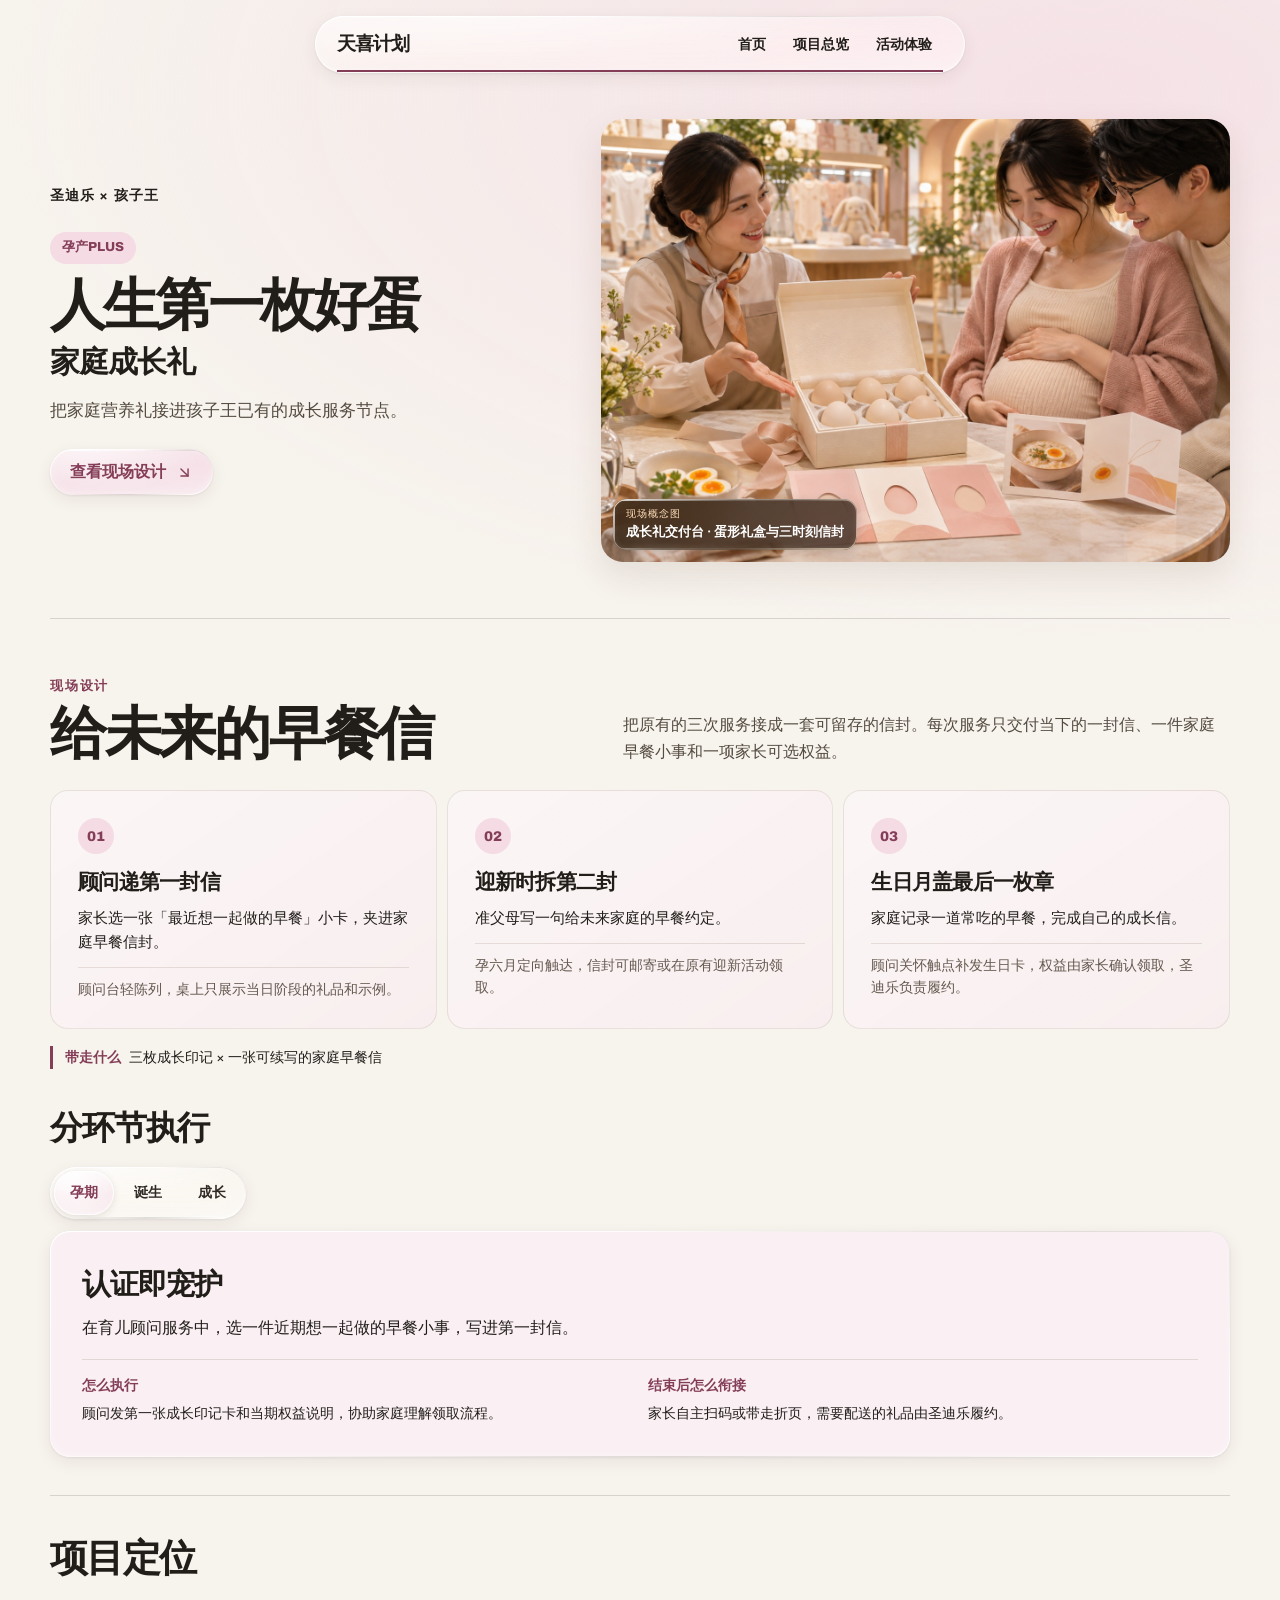
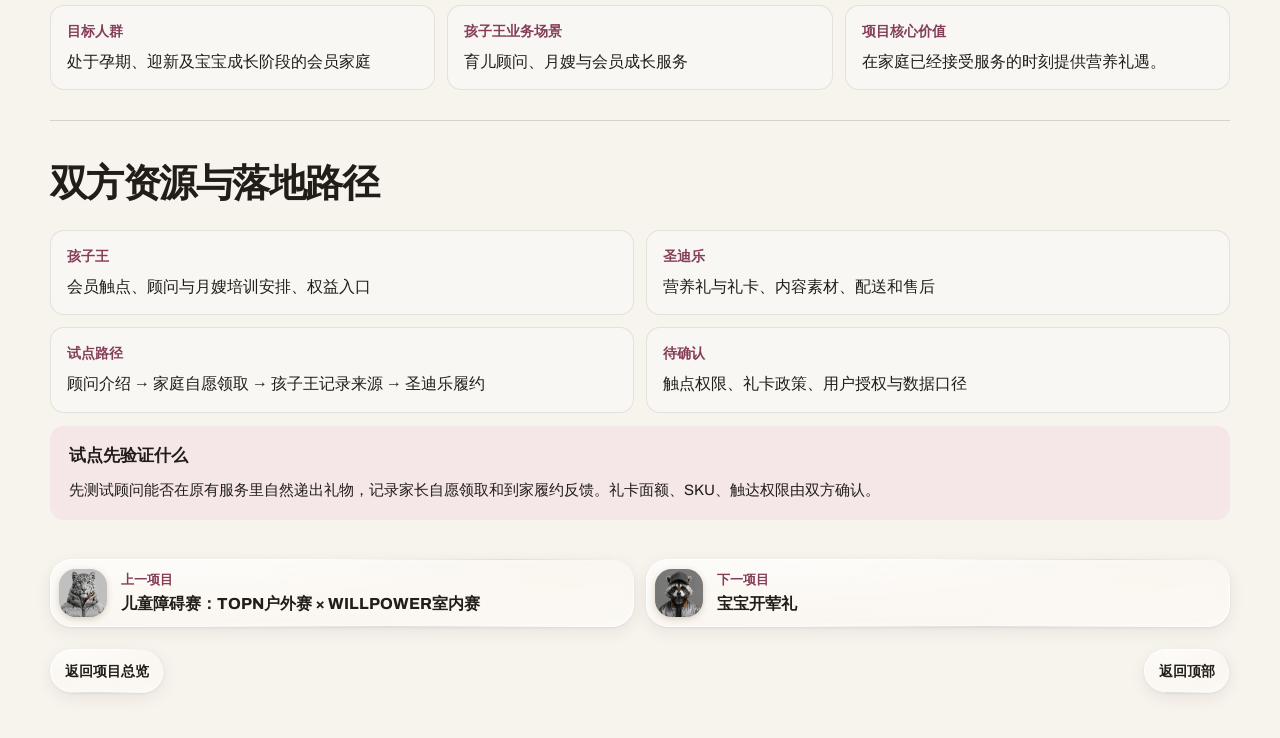
<file: projects/first-egg/index.html>
<!DOCTYPE html><html lang="zh-CN"><head><meta charSet="utf-8"/><meta name="viewport" content="width=device-width, initial-scale=1"/><link rel="stylesheet" href="/_next/static/css/index.CSnjSCQ8.css" data-rsc-css-href="/_next/static/css/index.CSnjSCQ8.css" data-precedence="vite-rsc/importer-resources"/><link rel="modulepreload" fetchPriority="low" href="/_next/static/chunks/index-Dlwi9YUn.js"/><script src="/_next/static/chunks/rolldown-runtime-C60lm6uB.js" type="module" async=""></script><script src="/_next/static/chunks/framework-D_rUT4EX.js" type="module" async=""></script><script src="/_next/static/chunks/app-elements-H_Dr48wG.js" type="module" async=""></script><script src="/_next/static/chunks/hash-Cp347hhd.js" type="module" async=""></script><script src="/_next/static/chunks/record-uXSNv6cl.js" type="module" async=""></script><script src="/_next/static/chunks/app-rsc-cache-busting-Ck6e4Rgs.js" type="module" async=""></script><script src="/_next/static/chunks/app-rsc-render-mode-CvTCGruk.js" type="module" async=""></script><script src="/_next/static/chunks/headers-C_MtfdF4.js" type="module" async=""></script><script src="/_next/static/chunks/protocol-headers-B9-bVeat.js" type="module" async=""></script><script src="/_next/static/chunks/deployment-id-DFhHa9wO.js" type="module" async=""></script><script src="/_next/static/chunks/navigation-errors-D5LMQqDL.js" type="module" async=""></script><link rel="modulepreload" href="/_next/static/chunks/layout-segment-context-B6NXAMNn.js" crossorigin=""/><link rel="modulepreload" href="/_next/static/chunks/tianxi-ui-CoWk11vX.js" crossorigin=""/><link rel="modulepreload" href="/_next/static/chunks/Icon-Dsrrr-Ct.js" crossorigin=""/><link rel="modulepreload" href="/_next/static/chunks/link-BgolK1j2.js" crossorigin=""/><link rel="modulepreload" href="/_next/static/chunks/app-route-prefetch-policy-BZP17Xj3.js" crossorigin=""/><link rel="modulepreload" href="/_next/static/chunks/query-DtBGhX2J.js" crossorigin=""/><title>人生第一枚好蛋：家庭成长礼 · 天喜计划</title><meta name="description" content="把家庭营养礼接进孩子王已有的成长服务节点。"/><script>Object.assign(((self[Symbol.for("vinext.navigationRuntime")]??={bootstrap:{routeManifest:null},functions:{}}).bootstrap.rsc??={rsc:[]}),{params:{"slug":"first-egg"},nav:{"pathname":"/projects/first-egg","searchParams":[]}})</script><link rel="modulepreload" href="/_next/static/chunks/index-Dlwi9YUn.js" />

<meta name="robots" content="noindex, nofollow">
<script>
(() => {
  const url = new URL(location.href);
  if (url.searchParams.has('unlock')) url.searchParams.delete('unlock');
  if (url.hash.startsWith('#k=')) url.hash = '';
  if (url.href !== location.href) history.replaceState(null, '', url);
  if (!('serviceWorker' in navigator)) return;
  const isOldPreview = worker => worker && new URL(worker.scriptURL).pathname === '/view-sw.js';
  const controlled = isOldPreview(navigator.serviceWorker.controller);
  const reload = () => {
    const marker = 'tianxi-public-migration';
    if (sessionStorage.getItem(marker)) return;
    sessionStorage.setItem(marker, 'done');
    location.reload();
  };
  if (controlled) {
    navigator.serviceWorker.addEventListener('controllerchange', reload, { once: true });
  }
  navigator.serviceWorker.getRegistration('/').then(registration => {
    if (isOldPreview(registration?.active)) return registration.update();
    if (controlled) reload();
  }).catch(() => {});
})();
</script>
</head><body><main class="tx-detail" data-theme="maternity" id="top"><header class="tx-nav"><div class="tx-nav-bar tx-glass"><a href="/#top" class="tx-wordmark tx-glass-link">天喜计划</a><nav class="tx-desktop-nav" aria-label="提案导航"><a href="/#top" class="tx-glass-link">首页</a><a href="/#scenes" class="tx-glass-link">项目总览</a><a href="#experience" class="tx-glass-link">活动体验</a></nav><button class="tx-menu tx-glass tx-press" type="button" aria-label="打开菜单" aria-expanded="false" aria-controls="tx-mobile-menu"><svg xmlns="http://www.w3.org/2000/svg" width="21" height="21" viewBox="0 0 24 24" fill="none" stroke="currentColor" stroke-width="2" stroke-linecap="round" stroke-linejoin="round" class="lucide lucide-menu" aria-hidden="true"><path d="M4 5h16"></path><path d="M4 12h16"></path><path d="M4 19h16"></path></svg></button></div><span class="tx-progress" aria-hidden="true"></span></header><section class="tx-hero tx-width"><div class="tx-hero-copy"><p class="tx-brand">圣迪乐 × 孩子王</p><p class="tx-theme">孕产PLUS</p><h1>人生第一枚好蛋<span class="tx-title-sub"><span class="sr-only">：</span>家庭成长礼</span></h1><p class="tx-intro">把家庭营养礼接进孩子王已有的成长服务节点。</p><a class="tx-action tx-glass tx-press" href="#experience">查看现场设计 <svg xmlns="http://www.w3.org/2000/svg" width="17" height="17" viewBox="0 0 24 24" fill="none" stroke="currentColor" stroke-width="2" stroke-linecap="round" stroke-linejoin="round" class="lucide lucide-arrow-down-right" aria-hidden="true"><path d="m7 7 10 10"></path><path d="M17 7v10H7"></path></svg></a></div><figure class="tx-hero-media"><img src="/assets/tianxi/concepts/first-egg.jpg" alt="育儿顾问交付奶油白蛋形礼盒和三张成长信封，桌上有早餐折页" fetchPriority="high"/><figcaption class="tx-scene-caption tx-glass tx-glass-dark"><span>现场概念图</span><strong>成长礼交付台 · 蛋形礼盒与三时刻信封</strong></figcaption></figure></section><section class="tx-section tx-width tx-activation" id="experience" aria-labelledby="experience-title"><div class="tx-activation-heading"><div><p class="tx-section-label">现场设计</p><h2 id="experience-title">给未来的早餐信</h2></div><p class="tx-activation-overview">把原有的三次服务接成一套可留存的信封。每次服务只交付当下的一封信、一件家庭早餐小事和一项家长可选权益。</p></div><ol class="tx-stations"><li><span class="tx-station-number" aria-hidden="true">01</span><h3>顾问递第一封信</h3><p>家长选一张「最近想一起做的早餐」小卡，夹进家庭早餐信封。</p><p class="tx-station-setup">顾问台轻陈列，桌上只展示当日阶段的礼品和示例。</p></li><li><span class="tx-station-number" aria-hidden="true">02</span><h3>迎新时拆第二封</h3><p>准父母写一句给未来家庭的早餐约定。</p><p class="tx-station-setup">孕六月定向触达，信封可邮寄或在原有迎新活动领取。</p></li><li><span class="tx-station-number" aria-hidden="true">03</span><h3>生日月盖最后一枚章</h3><p>家庭记录一道常吃的早餐，完成自己的成长信。</p><p class="tx-station-setup">顾问关怀触点补发生日卡，权益由家长确认领取，圣迪乐负责履约。</p></li></ol><p class="tx-takeaway"><span>带走什么</span> <!-- -->三枚成长印记 × 一张可续写的家庭早餐信</p><h3 class="tx-tab-heading">分环节执行</h3><div class="experience-widget"><div class="glass-segment tx-glass" data-steps="3" role="tablist" aria-label="活动环节"><span class="glass-lens" aria-hidden="true"></span><button type="button" id="step-0" role="tab" aria-selected="true" aria-controls="experience-panel" tabindex="0">孕期</button><button type="button" id="step-1" role="tab" aria-selected="false" aria-controls="experience-panel" tabindex="-1">诞生</button><button type="button" id="step-2" role="tab" aria-selected="false" aria-controls="experience-panel" tabindex="-1">成长</button></div><div id="experience-panel" role="tabpanel" aria-labelledby="step-0" tabindex="0" class="experience-panel tx-glass"><div class="experience-content"><div class="experience-description"><h4>认证即宠护</h4><p>在育儿顾问服务中，选一件近期想一起做的早餐小事，写进第一封信。</p><dl><div><dt>怎么执行</dt><dd>顾问发第一张成长印记卡和当期权益说明，协助家庭理解领取流程。</dd></div><div><dt>结束后怎么衔接</dt><dd>家长自主扫码或带走折页，需要配送的礼品由圣迪乐履约。</dd></div></dl></div></div></div></div></section><section class="tx-section tx-width" aria-labelledby="position-title"><h2 id="position-title">项目定位</h2><dl class="tx-three"><div><dt>目标人群</dt><dd>处于孕期、迎新及宝宝成长阶段的会员家庭</dd></div><div><dt>孩子王业务场景</dt><dd>育儿顾问、月嫂与会员成长服务</dd></div><div><dt>项目核心价值</dt><dd>在家庭已经接受服务的时刻提供营养礼遇。</dd></div></dl></section><section class="tx-section tx-width" aria-labelledby="resources-title"><h2 id="resources-title">双方资源与落地路径</h2><dl class="tx-two"><div><dt>孩子王</dt><dd>会员触点、顾问与月嫂培训安排、权益入口</dd></div><div><dt>圣迪乐</dt><dd>营养礼与礼卡、内容素材、配送和售后</dd></div><div><dt>试点路径</dt><dd>顾问介绍 → 家庭自愿领取 → 孩子王记录来源 → 圣迪乐履约</dd></div><div><dt>待确认</dt><dd>触点权限、礼卡政策、用户授权与数据口径</dd></div></dl><div class="tx-pilot"><h3>试点先验证什么</h3><p>先测试顾问能否在原有服务里自然递出礼物，记录家长自愿领取和到家履约反馈。礼卡面额、SKU、触达权限由双方确认。</p></div></section><nav class="tx-related tx-width" aria-label="项目之间跳转"><a class="tx-glass tx-press fur-touch" href="/projects/obstacle-race"><span class="tx-related-thumb"><div class="card-art" aria-hidden="true" style="background-image:url(/assets/tianxi/animal-scenes.webp);background-position:0% 0%"></div></span><span><small>上一项目</small>儿童障碍赛：TOPN户外赛 × WILLPOWER室内赛</span></a><a class="tx-glass tx-press fur-touch" href="/projects/first-food"><span class="tx-related-thumb"><div class="card-art" aria-hidden="true" style="background-image:url(/assets/tianxi/animal-scenes.webp);background-position:100% 0%"></div></span><span><small>下一项目</small>宝宝开荤礼</span></a></nav><div class="tx-bottom tx-width"><a class="tx-glass tx-press" href="/#scenes">返回项目总览</a><a class="tx-glass tx-press" href="#top">返回顶部</a></div></main><script type="module" src="/_next/static/chunks/index-Dlwi9YUn.js" id="_R_" async=""></script><script>((self[Symbol.for("vinext.navigationRuntime")]??={bootstrap:{routeManifest:null},functions:{}}).bootstrap.rsc??={rsc:[]}).rsc.push("0:{\"page:/projects/first-egg\":\"$L1\",\"layout:/\":\"$L2\",\"route:/projects/first-egg\":\"$L3\",\"__route\":\"route:/projects/first-egg\",\"__interceptionContext\":null,\"__layoutIds\":[\"layout:/\"],\"__rootLayout\":\"/\",\"__bfcacheSegmentIdentities\":{\"layout:/\":\"[\\\"layout\\\",\\\"layout:/\\\",\\\"root-boundary:/\\\",\\\"\\\"]\",\"page:/projects/first-egg\":\"[\\\"page\\\",\\\"page:/projects/:slug\\\",\\\"root-boundary:/\\\",\\\"[\\\\\\\"projects\\\\\\\",\\\\\\\"slug|first-egg|d\\\\\\\"]\\\"]\"},\"__srcPage\":[\"projects\",\"[slug]\",\"page\"],\"__layoutFlags\":{\"layout:/\":\"s\"},\"__artifactCompatibility\":{\"schemaVersion\":1,\"graphVersion\":\"app-route-graph:e2b6660f752f1534\",\"deploymentVersion\":\"851d81dc-f43d-4698-bafa-eb53c436cc6f\",\"appElementsSchemaVersion\":1,\"rscPayloadSchemaVersion\":1,\"rootBoundaryId\":\"/\",\"renderEpoch\":null}}\n")</script><script>((self[Symbol.for("vinext.navigationRuntime")]??={bootstrap:{routeManifest:null},functions:{}}).bootstrap.rsc??={rsc:[]}).rsc.push("4:I[\"560aba9cdc71\",[],\"Children\",1]\n")</script><script>((self[Symbol.for("vinext.navigationRuntime")]??={bootstrap:{routeManifest:null},functions:{}}).bootstrap.rsc??={rsc:[]}).rsc.push("5:I[\"fd4fecf446a8\",[],\"GlobalErrorBoundary\",1]\n")</script><script>((self[Symbol.for("vinext.navigationRuntime")]??={bootstrap:{routeManifest:null},functions:{}}).bootstrap.rsc??={rsc:[]}).rsc.push("6:I[\"b502faf0866a\",[],\"default\",1]\n")</script><script>((self[Symbol.for("vinext.navigationRuntime")]??={bootstrap:{routeManifest:null},functions:{}}).bootstrap.rsc??={rsc:[]}).rsc.push("7:I[\"fd4fecf446a8\",[],\"ErrorBoundary\",1]\n")</script><script>((self[Symbol.for("vinext.navigationRuntime")]??={bootstrap:{routeManifest:null},functions:{}}).bootstrap.rsc??={rsc:[]}).rsc.push("8:I[\"6e380a0946fa\",[],\"LayoutSegmentProvider\",1]\n")</script><script>((self[Symbol.for("vinext.navigationRuntime")]??={bootstrap:{routeManifest:null},functions:{}}).bootstrap.rsc??={rsc:[]}).rsc.push("9:I[\"560aba9cdc71\",[],\"Slot\",1]\n")</script><script>((self[Symbol.for("vinext.navigationRuntime")]??={bootstrap:{routeManifest:null},functions:{}}).bootstrap.rsc??={rsc:[]}).rsc.push("a:I[\"fd4fecf446a8\",[],\"NotFoundBoundary\",1]\n")</script><script>((self[Symbol.for("vinext.navigationRuntime")]??={bootstrap:{routeManifest:null},functions:{}}).bootstrap.rsc??={rsc:[]}).rsc.push("b:I[\"48a231584dab\",[],\"AppRouterScrollTarget\",1]\n")</script><script>((self[Symbol.for("vinext.navigationRuntime")]??={bootstrap:{routeManifest:null},functions:{}}).bootstrap.rsc??={rsc:[]}).rsc.push("c:I[\"fd4fecf446a8\",[],\"RedirectBoundary\",1]\n")</script><script>((self[Symbol.for("vinext.navigationRuntime")]??={bootstrap:{routeManifest:null},functions:{}}).bootstrap.rsc??={rsc:[]}).rsc.push(":HL[\"/_next/static/css/index.CSnjSCQ8.css\",\"style\"     ]\n")</script><script>((self[Symbol.for("vinext.navigationRuntime")]??={bootstrap:{routeManifest:null},functions:{}}).bootstrap.rsc??={rsc:[]}).rsc.push("2:[[[\"$\",\"link\",\"css:/_next/static/css/index.CSnjSCQ8.css\",{\"rel\":\"stylesheet\",\"precedence\":\"vite-rsc/importer-resources\",\"href\":\"/_next/static/css/index.CSnjSCQ8.css\",\"data-rsc-css-href\":\"/_next/static/css/index.CSnjSCQ8.css\"}],\"$undefined\"],[\"$\",\"html\",null,{\"lang\":\"zh-CN\",\"children\":[\"$\",\"body\",null,{\"children\":[\"$\",\"$L4\",null,{}]}]}]]\n")</script><script>((self[Symbol.for("vinext.navigationRuntime")]??={bootstrap:{routeManifest:null},functions:{}}).bootstrap.rsc??={rsc:[]}).rsc.push("3:[[[\"$\",\"meta\",null,{\"charSet\":\"utf-8\"}],[[\"$\",\"title\",\"0\",{\"children\":\"人生第一枚好蛋：家庭成长礼 · 天喜计划\"}],[\"$\",\"meta\",\"1\",{\"name\":\"description\",\"content\":\"把家庭营养礼接进孩子王已有的成长服务节点。\"}]],[[\"$\",\"meta\",\"0\",{\"name\":\"viewport\",\"content\":\"width=device-width, initial-scale=1\"}]]],[\"$\",\"$L5\",null,{\"fallback\":\"$6\",\"children\":[\"$\",\"$L7\",null,{\"fallback\":\"$6\",\"children\":[\"$\",\"$L8\",null,{\"providerId\":\"layout:/\",\"segmentMap\":{\"children\":[\"projects\",\"first-egg\"]},\"children\":[\"$\",\"$L9\",null,{\"id\":\"layout:/\",\"parallelSlots\":\"$undefined\",\"children\":[\"$\",\"$La\",null,{\"resetKey\":\"projects\",\"fallback\":[[\"$\",\"title\",null,{\"children\":\"404: This page could not be found.\"}],[\"$\",\"div\",null,{\"style\":{\"fontFamily\":\"system-ui,\\\"Segoe UI\\\",Roboto,Helvetica,Arial,sans-serif,\\\"Apple Color Emoji\\\",\\\"Segoe UI Emoji\\\"\",\"height\":\"100vh\",\"textAlign\":\"center\",\"display\":\"flex\",\"flexDirection\":\"column\",\"alignItems\":\"center\",\"justifyContent\":\"center\"},\"children\":[\"$\",\"div\",null,{\"children\":[[\"$\",\"style\",null,{\"dangerouslySetInnerHTML\":{\"__html\":\"body{color:#000;background:#fff;margin:0}.next-error-h1{border-right:1px solid rgba(0,0,0,.3)}@media (prefers-color-scheme:dark){body{color:#fff;background:#000}.next-error-h1{border-right:1px solid rgba(255,255,255,.3)}}\"}}],[\"$\",\"h1\",null,{\"className\":\"next-error-h1\",\"style\":{\"display\":\"inline-block\",\"margin\":\"0 20px 0 0\",\"padding\":\"0 23px 0 0\",\"fontSize\":24,\"fontWeight\":500,\"verticalAlign\":\"top\",\"lineHeight\":\"49px\"},\"children\":404}],[\"$\",\"div\",null,{\"style\":{\"display\":\"inline-block\"},\"children\":[\"$\",\"h2\",null,{\"style\":{\"fontSize\":14,\"fontWeight\":400,\"lineHeight\":\"49px\",\"margin\":0},\"children\":\"This page could not be found.\"}]}]]}]}]],\"children\":[\"$\",\"$Lb\",null,{\"children\":[\"$\",\"$Lc\",null,{\"children\":[[\"$\",\"$L8\",null,{\"providerId\":\"page:/projects/first-egg\",\"segmentMap\":{\"children\":[\"__PAGE__\"]},\"children\":[\"$\",\"$L9\",null,{\"id\":\"page:/projects/first-egg\"}]}],null]}]}]}]}]}]}]}],null,null]\n")</script><script>((self[Symbol.for("vinext.navigationRuntime")]??={bootstrap:{routeManifest:null},functions:{}}).bootstrap.rsc??={rsc:[]}).rsc.push("d:I[\"148e1e900a58\",[],\"DetailNav\",1]\n")</script><script>((self[Symbol.for("vinext.navigationRuntime")]??={bootstrap:{routeManifest:null},functions:{}}).bootstrap.rsc??={rsc:[]}).rsc.push("e:I[\"066132fd2803\",[],\"default\",1]\n")</script><script>((self[Symbol.for("vinext.navigationRuntime")]??={bootstrap:{routeManifest:null},functions:{}}).bootstrap.rsc??={rsc:[]}).rsc.push("f:I[\"148e1e900a58\",[],\"ExperienceTabs\",1]\n")</script><script>((self[Symbol.for("vinext.navigationRuntime")]??={bootstrap:{routeManifest:null},functions:{}}).bootstrap.rsc??={rsc:[]}).rsc.push(":HL[\"/assets/tianxi/concepts/first-egg.jpg\",\"image\",{\"fetchPriority\":\"high\"}]\n")</script><script>((self[Symbol.for("vinext.navigationRuntime")]??={bootstrap:{routeManifest:null},functions:{}}).bootstrap.rsc??={rsc:[]}).rsc.push("1:[\"$\",\"main\",null,{\"className\":\"tx-detail\",\"data-theme\":\"maternity\",\"id\":\"top\",\"children\":[[\"$\",\"$Ld\",null,{}],[\"$\",\"section\",null,{\"className\":\"tx-hero tx-width\",\"children\":[[\"$\",\"div\",null,{\"className\":\"tx-hero-copy\",\"children\":[[\"$\",\"p\",null,{\"className\":\"tx-brand\",\"children\":\"圣迪乐 × 孩子王\"}],[\"$\",\"p\",null,{\"className\":\"tx-theme\",\"children\":\"孕产PLUS\"}],[\"$\",\"h1\",null,{\"children\":[\"人生第一枚好蛋\",[\"$\",\"span\",null,{\"className\":\"tx-title-sub\",\"children\":[[\"$\",\"span\",null,{\"className\":\"sr-only\",\"children\":\"：\"}],\"家庭成长礼\"]}]]}],[\"$\",\"p\",null,{\"className\":\"tx-intro\",\"children\":\"把家庭营养礼接进孩子王已有的成长服务节点。\"}],[\"$\",\"a\",null,{\"className\":\"tx-action tx-glass tx-press\",\"href\":\"#experience\",\"children\":[\"查看现场设计 \",[\"$\",\"$Le\",null,{\"ref\":\"$undefined\",\"iconNode\":[[\"path\",{\"d\":\"m7 7 10 10\",\"key\":\"1fmybs\"}],[\"path\",{\"d\":\"M17 7v10H7\",\"key\":\"6fjiku\"}]],\"className\":\"lucide-arrow-down-right\",\"size\":17,\"aria-hidden\":\"true\"}]]}]]}],[\"$\",\"figure\",null,{\"className\":\"tx-hero-media\",\"children\":[[\"$\",\"img\",null,{\"src\":\"/assets/tianxi/concepts/first-egg.jpg\",\"alt\":\"育儿顾问交付奶油白蛋形礼盒和三张成长信封，桌上有早餐折页\",\"fetchPriority\":\"high\"}],[\"$\",\"figcaption\",null,{\"className\":\"tx-scene-caption tx-glass tx-glass-dark\",\"children\":[[\"$\",\"span\",null,{\"children\":\"现场概念图\"}],[\"$\",\"strong\",null,{\"children\":\"成长礼交付台 · 蛋形礼盒与三时刻信封\"}]]}]]}]]}],[\"$\",\"section\",null,{\"className\":\"tx-section tx-width tx-activation\",\"id\":\"experience\",\"aria-labelledby\":\"experience-title\",\"children\":[[\"$\",\"div\",null,{\"className\":\"tx-activation-heading\",\"children\":[[\"$\",\"div\",null,{\"children\":[[\"$\",\"p\",null,{\"className\":\"tx-section-label\",\"children\":\"现场设计\"}],[\"$\",\"h2\",null,{\"id\":\"experience-title\",\"children\":\"给未来的早餐信\"}]]}],[\"$\",\"p\",null,{\"className\":\"tx-activation-overview\",\"children\":\"把原有的三次服务接成一套可留存的信封。每次服务只交付当下的一封信、一件家庭早餐小事和一项家长可选权益。\"}]]}],[\"$\",\"ol\",null,{\"className\":\"tx-stations\",\"children\":[[\"$\",\"li\",\"顾问递第一封信\",{\"children\":[[\"$\",\"span\",null,{\"className\":\"tx-station-number\",\"aria-hidden\":\"true\",\"children\":\"01\"}],[\"$\",\"h3\",null,{\"children\":\"顾问递第一封信\"}],[\"$\",\"p\",null,{\"children\":\"家长选一张「最近想一起做的早餐」小卡，夹进家庭早餐信封。\"}],[\"$\",\"p\",null,{\"className\":\"tx-station-setup\",\"children\":\"顾问台轻陈列，桌上只展示当日阶段的礼品和示例。\"}]]}],[\"$\",\"li\",\"迎新时拆第二封\",{\"children\":[[\"$\",\"span\",null,{\"className\":\"tx-station-number\",\"aria-hidden\":\"true\",\"children\":\"02\"}],[\"$\",\"h3\",null,{\"children\":\"迎新时拆第二封\"}],[\"$\",\"p\",null,{\"children\":\"准父母写一句给未来家庭的早餐约定。\"}],[\"$\",\"p\",null,{\"className\":\"tx-station-setup\",\"children\":\"孕六月定向触达，信封可邮寄或在原有迎新活动领取。\"}]]}],[\"$\",\"li\",\"生日月盖最后一枚章\",{\"children\":[[\"$\",\"span\",null,{\"className\":\"tx-station-number\",\"aria-hidden\":\"true\",\"children\":\"03\"}],[\"$\",\"h3\",null,{\"children\":\"生日月盖最后一枚章\"}],[\"$\",\"p\",null,{\"children\":\"家庭记录一道常吃的早餐，完成自己的成长信。\"}],[\"$\",\"p\",null,{\"className\":\"tx-station-setup\",\"children\":\"顾问关怀触点补发生日卡，权益由家长确认领取，圣迪乐负责履约。\"}]]}]]}],false,[\"$\",\"p\",null,{\"className\":\"tx-takeaway\",\"children\":[[\"$\",\"span\",null,{\"children\":\"带走什么\"}],\" \",\"三枚成长印记 × 一张可续写的家庭早餐信\"]}],[\"$\",\"h3\",null,{\"className\":\"tx-tab-heading\",\"children\":\"分环节执行\"}],[\"$\",\"$Lf\",\"first-egg\",{\"steps\":[{\"label\":\"孕期\",\"title\":\"认证即宠护\",\"summary\":\"在育儿顾问服务中，选一件近期想一起做的早餐小事，写进第一封信。\",\"setup\":\"顾问发第一张成长印记卡和当期权益说明，协助家庭理解领取流程。\",\"handoff\":\"家长自主扫码或带走折页，需要配送的礼品由圣迪乐履约。\"},{\"label\":\"诞生\",\"title\":\"诞生预庆典\",\"summary\":\"孕六月迎新触点，给宝宝与未来的早餐桌写一句话。\",\"setup\":\"定向服务中交付柔和粉色信封和迎新礼卡。\",\"handoff\":\"家庭留存自己的文字，按需领取迎新成长礼。\"},{\"label\":\"成长\",\"title\":\"年度成长礼\",\"summary\":\"宝宝生日月，家人写下一道家里最喜欢的早餐，盖最后一枚印记。\",\"setup\":\"在已有活动或关怀触点发生日月卡，将三个阶段连成一套。\",\"handoff\":\"顾问解释当期权益，孩子王端记录来源，圣迪乐配送与售后。\"}]}]]}],[\"$\",\"section\",null,{\"className\":\"tx-section tx-width\",\"aria-labelledby\":\"position-title\",\"children\":[[\"$\",\"h2\",null,{\"id\":\"position-title\",\"children\":\"项目定位\"}],[\"$\",\"dl\",null,{\"className\":\"tx-three\",\"children\":[[\"$\",\"div\",null,{\"children\":[[\"$\",\"dt\",null,{\"children\":\"目标人群\"}],[\"$\",\"dd\",null,{\"children\":\"处于孕期、迎新及宝宝成长阶段的会员家庭\"}]]}],[\"$\",\"div\",null,{\"children\":[[\"$\",\"dt\",null,{\"children\":\"孩子王业务场景\"}],[\"$\",\"dd\",null,{\"children\":\"育儿顾问、月嫂与会员成长服务\"}]]}],[\"$\",\"div\",null,{\"children\":[[\"$\",\"dt\",null,{\"children\":\"项目核心价值\"}],[\"$\",\"dd\",null,{\"children\":\"在家庭已经接受服务的时刻提供营养礼遇。\"}]]}]]}]]}],[\"$\",\"section\",null,{\"className\":\"tx-section tx-width\",\"aria-labelledby\":\"resources-title\",\"children\":[[\"$\",\"h2\",null,{\"id\":\"resources-title\",\"children\":\"双方资源与落地路径\"}],[\"$\",\"dl\",null,{\"className\":\"tx-two\",\"children\":[[\"$\",\"div\",null,{\"children\":[[\"$\",\"dt\",null,{\"children\":\"孩子王\"}],[\"$\",\"dd\",null,{\"children\":\"会员触点、顾问与月嫂培训安排、权益入口\"}]]}],[\"$\",\"div\",null,{\"children\":[[\"$\",\"dt\",null,{\"children\":\"圣迪乐\"}],[\"$\",\"dd\",null,{\"children\":\"营养礼与礼卡、内容素材、配送和售后\"}]]}],[\"$\",\"div\",null,{\"children\":[[\"$\",\"dt\",null,{\"children\":\"试点路径\"}],[\"$\",\"dd\",null,{\"children\":\"顾问介绍 → 家庭自愿领取 → 孩子王记录来源 → 圣迪乐履约\"}]]}],[\"$\",\"div\",null,{\"children\":[[\"$\",\"dt\",null,{\"children\":\"待确认\"}],[\"$\",\"dd\",null,{\"children\":\"触点权限、礼卡政策、用户授权与数据口径\"}]]}]]}],[\"$\",\"div\",null,{\"className\":\"tx-pilot\",\"children\":[[\"$\",\"h3\",null,{\"children\":\"试点先验证什么\"}],[\"$\",\"p\",null,{\"children\":\"先测试顾问能否在原有服务里自然递出礼物，记录家长自愿领取和到家履约反馈。礼卡面额、SKU、触达权限由双方确认。\"}]]}]]}],\"$L10\",\"$L11\"]}]\n")</script><script>((self[Symbol.for("vinext.navigationRuntime")]??={bootstrap:{routeManifest:null},functions:{}}).bootstrap.rsc??={rsc:[]}).rsc.push("12:I[\"148e1e900a58\",[],\"AnimalArt\",1]\n")</script><script>((self[Symbol.for("vinext.navigationRuntime")]??={bootstrap:{routeManifest:null},functions:{}}).bootstrap.rsc??={rsc:[]}).rsc.push("10:[\"$\",\"nav\",null,{\"className\":\"tx-related tx-width\",\"aria-label\":\"项目之间跳转\",\"children\":[[\"$\",\"a\",null,{\"className\":\"tx-glass tx-press fur-touch\",\"href\":\"/projects/obstacle-race\",\"children\":[[\"$\",\"span\",null,{\"className\":\"tx-related-thumb\",\"children\":[\"$\",\"$L12\",null,{\"index\":0}]}],[\"$\",\"span\",null,{\"children\":[[\"$\",\"small\",null,{\"children\":\"上一项目\"}],\"儿童障碍赛：TOPN户外赛 × WILLPOWER室内赛\"]}]]}],[\"$\",\"a\",null,{\"className\":\"tx-glass tx-press fur-touch\",\"href\":\"/projects/first-food\",\"children\":[[\"$\",\"span\",null,{\"className\":\"tx-related-thumb\",\"children\":[\"$\",\"$L12\",null,{\"index\":2}]}],[\"$\",\"span\",null,{\"children\":[[\"$\",\"small\",null,{\"children\":\"下一项目\"}],\"宝宝开荤礼\"]}]]}]]}]\n")</script><script>((self[Symbol.for("vinext.navigationRuntime")]??={bootstrap:{routeManifest:null},functions:{}}).bootstrap.rsc??={rsc:[]}).rsc.push("11:[\"$\",\"div\",null,{\"className\":\"tx-bottom tx-width\",\"children\":[[\"$\",\"a\",null,{\"className\":\"tx-glass tx-press\",\"href\":\"/#scenes\",\"children\":\"返回项目总览\"}],[\"$\",\"a\",null,{\"className\":\"tx-glass tx-press\",\"href\":\"#top\",\"children\":\"返回顶部\"}]]}]\n")</script><script>Object.assign(((self[Symbol.for("vinext.navigationRuntime")]??={bootstrap:{routeManifest:null},functions:{}}).bootstrap.rsc??={rsc:[]}),{"initialCacheKind":"static"});((self[Symbol.for("vinext.navigationRuntime")]??={bootstrap:{routeManifest:null},functions:{}}).bootstrap.rsc??={rsc:[]}).done=true</script></body></html>
</file>
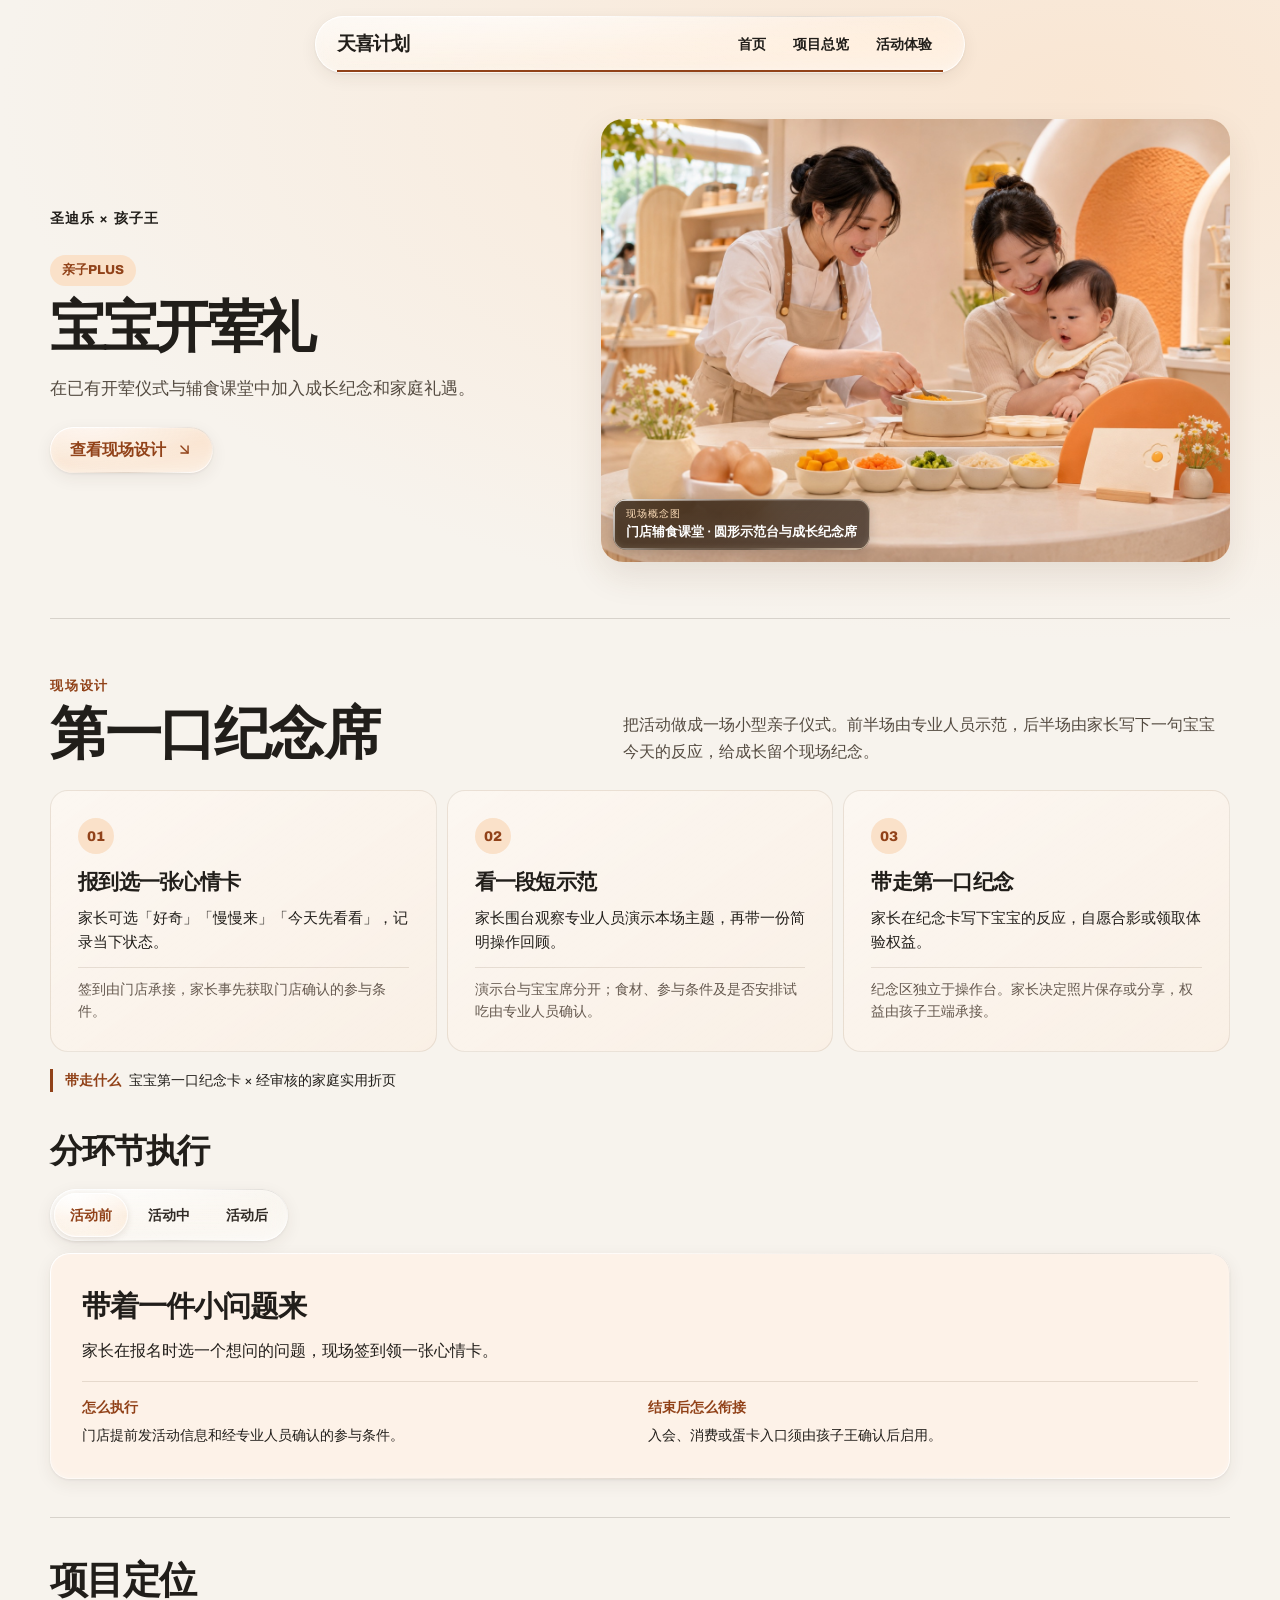
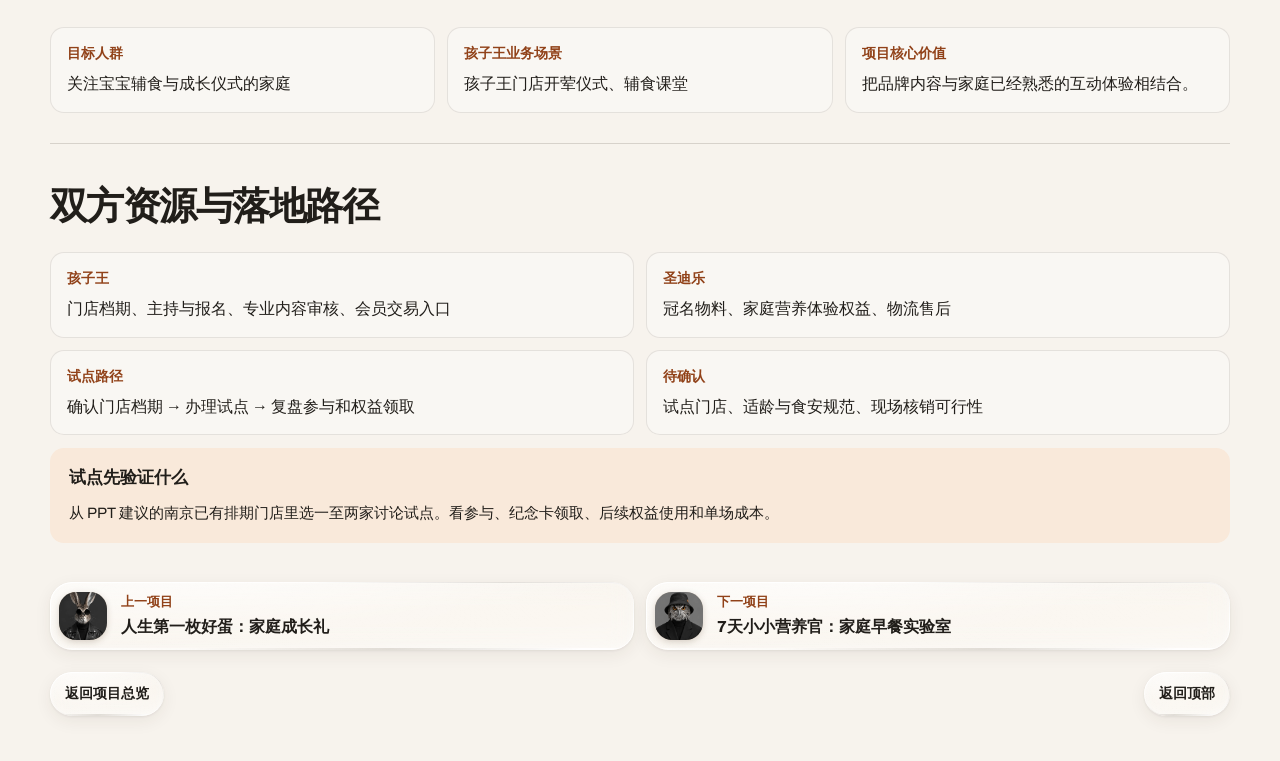
<file: projects/first-food/index.html>
<!DOCTYPE html><html lang="zh-CN"><head><meta charSet="utf-8"/><meta name="viewport" content="width=device-width, initial-scale=1"/><link rel="stylesheet" href="/_next/static/css/index.CSnjSCQ8.css" data-rsc-css-href="/_next/static/css/index.CSnjSCQ8.css" data-precedence="vite-rsc/importer-resources"/><link rel="modulepreload" fetchPriority="low" href="/_next/static/chunks/index-Dlwi9YUn.js"/><script src="/_next/static/chunks/rolldown-runtime-C60lm6uB.js" type="module" async=""></script><script src="/_next/static/chunks/framework-D_rUT4EX.js" type="module" async=""></script><script src="/_next/static/chunks/app-elements-H_Dr48wG.js" type="module" async=""></script><script src="/_next/static/chunks/hash-Cp347hhd.js" type="module" async=""></script><script src="/_next/static/chunks/record-uXSNv6cl.js" type="module" async=""></script><script src="/_next/static/chunks/app-rsc-cache-busting-Ck6e4Rgs.js" type="module" async=""></script><script src="/_next/static/chunks/app-rsc-render-mode-CvTCGruk.js" type="module" async=""></script><script src="/_next/static/chunks/headers-C_MtfdF4.js" type="module" async=""></script><script src="/_next/static/chunks/protocol-headers-B9-bVeat.js" type="module" async=""></script><script src="/_next/static/chunks/deployment-id-DFhHa9wO.js" type="module" async=""></script><script src="/_next/static/chunks/navigation-errors-D5LMQqDL.js" type="module" async=""></script><link rel="modulepreload" href="/_next/static/chunks/layout-segment-context-B6NXAMNn.js" crossorigin=""/><link rel="modulepreload" href="/_next/static/chunks/tianxi-ui-CoWk11vX.js" crossorigin=""/><link rel="modulepreload" href="/_next/static/chunks/Icon-Dsrrr-Ct.js" crossorigin=""/><link rel="modulepreload" href="/_next/static/chunks/link-BgolK1j2.js" crossorigin=""/><link rel="modulepreload" href="/_next/static/chunks/app-route-prefetch-policy-BZP17Xj3.js" crossorigin=""/><link rel="modulepreload" href="/_next/static/chunks/query-DtBGhX2J.js" crossorigin=""/><title>宝宝开荤礼 · 天喜计划</title><meta name="description" content="在已有开荤仪式与辅食课堂中加入成长纪念和家庭礼遇。"/><script>Object.assign(((self[Symbol.for("vinext.navigationRuntime")]??={bootstrap:{routeManifest:null},functions:{}}).bootstrap.rsc??={rsc:[]}),{params:{"slug":"first-food"},nav:{"pathname":"/projects/first-food","searchParams":[]}})</script><link rel="modulepreload" href="/_next/static/chunks/index-Dlwi9YUn.js" />

<meta name="robots" content="noindex, nofollow">
<script>
(() => {
  const url = new URL(location.href);
  if (url.searchParams.has('unlock')) url.searchParams.delete('unlock');
  if (url.hash.startsWith('#k=')) url.hash = '';
  if (url.href !== location.href) history.replaceState(null, '', url);
  if (!('serviceWorker' in navigator)) return;
  const isOldPreview = worker => worker && new URL(worker.scriptURL).pathname === '/view-sw.js';
  const controlled = isOldPreview(navigator.serviceWorker.controller);
  const reload = () => {
    const marker = 'tianxi-public-migration';
    if (sessionStorage.getItem(marker)) return;
    sessionStorage.setItem(marker, 'done');
    location.reload();
  };
  if (controlled) {
    navigator.serviceWorker.addEventListener('controllerchange', reload, { once: true });
  }
  navigator.serviceWorker.getRegistration('/').then(registration => {
    if (isOldPreview(registration?.active)) return registration.update();
    if (controlled) reload();
  }).catch(() => {});
})();
</script>
</head><body><main class="tx-detail" data-theme="family" id="top"><header class="tx-nav"><div class="tx-nav-bar tx-glass"><a href="/#top" class="tx-wordmark tx-glass-link">天喜计划</a><nav class="tx-desktop-nav" aria-label="提案导航"><a href="/#top" class="tx-glass-link">首页</a><a href="/#scenes" class="tx-glass-link">项目总览</a><a href="#experience" class="tx-glass-link">活动体验</a></nav><button class="tx-menu tx-glass tx-press" type="button" aria-label="打开菜单" aria-expanded="false" aria-controls="tx-mobile-menu"><svg xmlns="http://www.w3.org/2000/svg" width="21" height="21" viewBox="0 0 24 24" fill="none" stroke="currentColor" stroke-width="2" stroke-linecap="round" stroke-linejoin="round" class="lucide lucide-menu" aria-hidden="true"><path d="M4 5h16"></path><path d="M4 12h16"></path><path d="M4 19h16"></path></svg></button></div><span class="tx-progress" aria-hidden="true"></span></header><section class="tx-hero tx-width"><div class="tx-hero-copy"><p class="tx-brand">圣迪乐 × 孩子王</p><p class="tx-theme">亲子PLUS</p><h1>宝宝开荤礼</h1><p class="tx-intro">在已有开荤仪式与辅食课堂中加入成长纪念和家庭礼遇。</p><a class="tx-action tx-glass tx-press" href="#experience">查看现场设计 <svg xmlns="http://www.w3.org/2000/svg" width="17" height="17" viewBox="0 0 24 24" fill="none" stroke="currentColor" stroke-width="2" stroke-linecap="round" stroke-linejoin="round" class="lucide lucide-arrow-down-right" aria-hidden="true"><path d="m7 7 10 10"></path><path d="M17 7v10H7"></path></svg></a></div><figure class="tx-hero-media"><img src="/assets/tianxi/concepts/first-food.jpg" alt="暖杏色门店辅食课堂，专业人员在圆形操作台前向家长示范" fetchPriority="high"/><figcaption class="tx-scene-caption tx-glass tx-glass-dark"><span>现场概念图</span><strong>门店辅食课堂 · 圆形示范台与成长纪念席</strong></figcaption></figure></section><section class="tx-section tx-width tx-activation" id="experience" aria-labelledby="experience-title"><div class="tx-activation-heading"><div><p class="tx-section-label">现场设计</p><h2 id="experience-title">第一口纪念席</h2></div><p class="tx-activation-overview">把活动做成一场小型亲子仪式。前半场由专业人员示范，后半场由家长写下一句宝宝今天的反应，给成长留个现场纪念。</p></div><ol class="tx-stations"><li><span class="tx-station-number" aria-hidden="true">01</span><h3>报到选一张心情卡</h3><p>家长可选「好奇」「慢慢来」「今天先看看」，记录当下状态。</p><p class="tx-station-setup">签到由门店承接，家长事先获取门店确认的参与条件。</p></li><li><span class="tx-station-number" aria-hidden="true">02</span><h3>看一段短示范</h3><p>家长围台观察专业人员演示本场主题，再带一份简明操作回顾。</p><p class="tx-station-setup">演示台与宝宝席分开；食材、参与条件及是否安排试吃由专业人员确认。</p></li><li><span class="tx-station-number" aria-hidden="true">03</span><h3>带走第一口纪念</h3><p>家长在纪念卡写下宝宝的反应，自愿合影或领取体验权益。</p><p class="tx-station-setup">纪念区独立于操作台。家长决定照片保存或分享，权益由孩子王端承接。</p></li></ol><p class="tx-takeaway"><span>带走什么</span> <!-- -->宝宝第一口纪念卡 × 经审核的家庭实用折页</p><h3 class="tx-tab-heading">分环节执行</h3><div class="experience-widget"><div class="glass-segment tx-glass" data-steps="3" role="tablist" aria-label="活动环节"><span class="glass-lens" aria-hidden="true"></span><button type="button" id="step-0" role="tab" aria-selected="true" aria-controls="experience-panel" tabindex="0">活动前</button><button type="button" id="step-1" role="tab" aria-selected="false" aria-controls="experience-panel" tabindex="-1">活动中</button><button type="button" id="step-2" role="tab" aria-selected="false" aria-controls="experience-panel" tabindex="-1">活动后</button></div><div id="experience-panel" role="tabpanel" aria-labelledby="step-0" tabindex="0" class="experience-panel tx-glass"><div class="experience-content"><div class="experience-description"><h4>带着一件小问题来</h4><p>家长在报名时选一个想问的问题，现场签到领一张心情卡。</p><dl><div><dt>怎么执行</dt><dd>门店提前发活动信息和经专业人员确认的参与条件。</dd></div><div><dt>结束后怎么衔接</dt><dd>入会、消费或蛋卡入口须由孩子王确认后启用。</dd></div></dl></div></div></div></div></section><section class="tx-section tx-width" aria-labelledby="position-title"><h2 id="position-title">项目定位</h2><dl class="tx-three"><div><dt>目标人群</dt><dd>关注宝宝辅食与成长仪式的家庭</dd></div><div><dt>孩子王业务场景</dt><dd>孩子王门店开荤仪式、辅食课堂</dd></div><div><dt>项目核心价值</dt><dd>把品牌内容与家庭已经熟悉的互动体验相结合。</dd></div></dl></section><section class="tx-section tx-width" aria-labelledby="resources-title"><h2 id="resources-title">双方资源与落地路径</h2><dl class="tx-two"><div><dt>孩子王</dt><dd>门店档期、主持与报名、专业内容审核、会员交易入口</dd></div><div><dt>圣迪乐</dt><dd>冠名物料、家庭营养体验权益、物流售后</dd></div><div><dt>试点路径</dt><dd>确认门店档期 → 办理试点 → 复盘参与和权益领取</dd></div><div><dt>待确认</dt><dd>试点门店、适龄与食安规范、现场核销可行性</dd></div></dl><div class="tx-pilot"><h3>试点先验证什么</h3><p>从 PPT 建议的南京已有排期门店里选一至两家讨论试点。看参与、纪念卡领取、后续权益使用和单场成本。</p></div></section><nav class="tx-related tx-width" aria-label="项目之间跳转"><a class="tx-glass tx-press fur-touch" href="/projects/first-egg"><span class="tx-related-thumb"><div class="card-art" aria-hidden="true" style="background-image:url(/assets/tianxi/animal-scenes.webp);background-position:50% 0%"></div></span><span><small>上一项目</small>人生第一枚好蛋：家庭成长礼</span></a><a class="tx-glass tx-press fur-touch" href="/projects/breakfast-lab"><span class="tx-related-thumb"><div class="card-art" aria-hidden="true" style="background-image:url(/assets/tianxi/animal-scenes.webp);background-position:0% 100%"></div></span><span><small>下一项目</small>7天小小营养官：家庭早餐实验室</span></a></nav><div class="tx-bottom tx-width"><a class="tx-glass tx-press" href="/#scenes">返回项目总览</a><a class="tx-glass tx-press" href="#top">返回顶部</a></div></main><script type="module" src="/_next/static/chunks/index-Dlwi9YUn.js" id="_R_" async=""></script><script>((self[Symbol.for("vinext.navigationRuntime")]??={bootstrap:{routeManifest:null},functions:{}}).bootstrap.rsc??={rsc:[]}).rsc.push("0:{\"page:/projects/first-food\":\"$L1\",\"layout:/\":\"$L2\",\"route:/projects/first-food\":\"$L3\",\"__route\":\"route:/projects/first-food\",\"__interceptionContext\":null,\"__layoutIds\":[\"layout:/\"],\"__rootLayout\":\"/\",\"__bfcacheSegmentIdentities\":{\"layout:/\":\"[\\\"layout\\\",\\\"layout:/\\\",\\\"root-boundary:/\\\",\\\"\\\"]\",\"page:/projects/first-food\":\"[\\\"page\\\",\\\"page:/projects/:slug\\\",\\\"root-boundary:/\\\",\\\"[\\\\\\\"projects\\\\\\\",\\\\\\\"slug|first-food|d\\\\\\\"]\\\"]\"},\"__srcPage\":[\"projects\",\"[slug]\",\"page\"],\"__layoutFlags\":{\"layout:/\":\"s\"},\"__artifactCompatibility\":{\"schemaVersion\":1,\"graphVersion\":\"app-route-graph:e2b6660f752f1534\",\"deploymentVersion\":\"851d81dc-f43d-4698-bafa-eb53c436cc6f\",\"appElementsSchemaVersion\":1,\"rscPayloadSchemaVersion\":1,\"rootBoundaryId\":\"/\",\"renderEpoch\":null}}\n")</script><script>((self[Symbol.for("vinext.navigationRuntime")]??={bootstrap:{routeManifest:null},functions:{}}).bootstrap.rsc??={rsc:[]}).rsc.push("4:I[\"560aba9cdc71\",[],\"Children\",1]\n")</script><script>((self[Symbol.for("vinext.navigationRuntime")]??={bootstrap:{routeManifest:null},functions:{}}).bootstrap.rsc??={rsc:[]}).rsc.push("5:I[\"fd4fecf446a8\",[],\"GlobalErrorBoundary\",1]\n")</script><script>((self[Symbol.for("vinext.navigationRuntime")]??={bootstrap:{routeManifest:null},functions:{}}).bootstrap.rsc??={rsc:[]}).rsc.push("6:I[\"b502faf0866a\",[],\"default\",1]\n")</script><script>((self[Symbol.for("vinext.navigationRuntime")]??={bootstrap:{routeManifest:null},functions:{}}).bootstrap.rsc??={rsc:[]}).rsc.push("7:I[\"fd4fecf446a8\",[],\"ErrorBoundary\",1]\n")</script><script>((self[Symbol.for("vinext.navigationRuntime")]??={bootstrap:{routeManifest:null},functions:{}}).bootstrap.rsc??={rsc:[]}).rsc.push("8:I[\"6e380a0946fa\",[],\"LayoutSegmentProvider\",1]\n")</script><script>((self[Symbol.for("vinext.navigationRuntime")]??={bootstrap:{routeManifest:null},functions:{}}).bootstrap.rsc??={rsc:[]}).rsc.push("9:I[\"560aba9cdc71\",[],\"Slot\",1]\n")</script><script>((self[Symbol.for("vinext.navigationRuntime")]??={bootstrap:{routeManifest:null},functions:{}}).bootstrap.rsc??={rsc:[]}).rsc.push("a:I[\"fd4fecf446a8\",[],\"NotFoundBoundary\",1]\n")</script><script>((self[Symbol.for("vinext.navigationRuntime")]??={bootstrap:{routeManifest:null},functions:{}}).bootstrap.rsc??={rsc:[]}).rsc.push("b:I[\"48a231584dab\",[],\"AppRouterScrollTarget\",1]\n")</script><script>((self[Symbol.for("vinext.navigationRuntime")]??={bootstrap:{routeManifest:null},functions:{}}).bootstrap.rsc??={rsc:[]}).rsc.push("c:I[\"fd4fecf446a8\",[],\"RedirectBoundary\",1]\n")</script><script>((self[Symbol.for("vinext.navigationRuntime")]??={bootstrap:{routeManifest:null},functions:{}}).bootstrap.rsc??={rsc:[]}).rsc.push(":HL[\"/_next/static/css/index.CSnjSCQ8.css\",\"style\"     ]\n")</script><script>((self[Symbol.for("vinext.navigationRuntime")]??={bootstrap:{routeManifest:null},functions:{}}).bootstrap.rsc??={rsc:[]}).rsc.push("2:[[[\"$\",\"link\",\"css:/_next/static/css/index.CSnjSCQ8.css\",{\"rel\":\"stylesheet\",\"precedence\":\"vite-rsc/importer-resources\",\"href\":\"/_next/static/css/index.CSnjSCQ8.css\",\"data-rsc-css-href\":\"/_next/static/css/index.CSnjSCQ8.css\"}],\"$undefined\"],[\"$\",\"html\",null,{\"lang\":\"zh-CN\",\"children\":[\"$\",\"body\",null,{\"children\":[\"$\",\"$L4\",null,{}]}]}]]\n")</script><script>((self[Symbol.for("vinext.navigationRuntime")]??={bootstrap:{routeManifest:null},functions:{}}).bootstrap.rsc??={rsc:[]}).rsc.push("3:[[[\"$\",\"meta\",null,{\"charSet\":\"utf-8\"}],[[\"$\",\"title\",\"0\",{\"children\":\"宝宝开荤礼 · 天喜计划\"}],[\"$\",\"meta\",\"1\",{\"name\":\"description\",\"content\":\"在已有开荤仪式与辅食课堂中加入成长纪念和家庭礼遇。\"}]],[[\"$\",\"meta\",\"0\",{\"name\":\"viewport\",\"content\":\"width=device-width, initial-scale=1\"}]]],[\"$\",\"$L5\",null,{\"fallback\":\"$6\",\"children\":[\"$\",\"$L7\",null,{\"fallback\":\"$6\",\"children\":[\"$\",\"$L8\",null,{\"providerId\":\"layout:/\",\"segmentMap\":{\"children\":[\"projects\",\"first-food\"]},\"children\":[\"$\",\"$L9\",null,{\"id\":\"layout:/\",\"parallelSlots\":\"$undefined\",\"children\":[\"$\",\"$La\",null,{\"resetKey\":\"projects\",\"fallback\":[[\"$\",\"title\",null,{\"children\":\"404: This page could not be found.\"}],[\"$\",\"div\",null,{\"style\":{\"fontFamily\":\"system-ui,\\\"Segoe UI\\\",Roboto,Helvetica,Arial,sans-serif,\\\"Apple Color Emoji\\\",\\\"Segoe UI Emoji\\\"\",\"height\":\"100vh\",\"textAlign\":\"center\",\"display\":\"flex\",\"flexDirection\":\"column\",\"alignItems\":\"center\",\"justifyContent\":\"center\"},\"children\":[\"$\",\"div\",null,{\"children\":[[\"$\",\"style\",null,{\"dangerouslySetInnerHTML\":{\"__html\":\"body{color:#000;background:#fff;margin:0}.next-error-h1{border-right:1px solid rgba(0,0,0,.3)}@media (prefers-color-scheme:dark){body{color:#fff;background:#000}.next-error-h1{border-right:1px solid rgba(255,255,255,.3)}}\"}}],[\"$\",\"h1\",null,{\"className\":\"next-error-h1\",\"style\":{\"display\":\"inline-block\",\"margin\":\"0 20px 0 0\",\"padding\":\"0 23px 0 0\",\"fontSize\":24,\"fontWeight\":500,\"verticalAlign\":\"top\",\"lineHeight\":\"49px\"},\"children\":404}],[\"$\",\"div\",null,{\"style\":{\"display\":\"inline-block\"},\"children\":[\"$\",\"h2\",null,{\"style\":{\"fontSize\":14,\"fontWeight\":400,\"lineHeight\":\"49px\",\"margin\":0},\"children\":\"This page could not be found.\"}]}]]}]}]],\"children\":[\"$\",\"$Lb\",null,{\"children\":[\"$\",\"$Lc\",null,{\"children\":[[\"$\",\"$L8\",null,{\"providerId\":\"page:/projects/first-food\",\"segmentMap\":{\"children\":[\"__PAGE__\"]},\"children\":[\"$\",\"$L9\",null,{\"id\":\"page:/projects/first-food\"}]}],null]}]}]}]}]}]}]}],null,null]\n")</script><script>((self[Symbol.for("vinext.navigationRuntime")]??={bootstrap:{routeManifest:null},functions:{}}).bootstrap.rsc??={rsc:[]}).rsc.push("d:I[\"148e1e900a58\",[],\"DetailNav\",1]\n")</script><script>((self[Symbol.for("vinext.navigationRuntime")]??={bootstrap:{routeManifest:null},functions:{}}).bootstrap.rsc??={rsc:[]}).rsc.push("e:I[\"066132fd2803\",[],\"default\",1]\n")</script><script>((self[Symbol.for("vinext.navigationRuntime")]??={bootstrap:{routeManifest:null},functions:{}}).bootstrap.rsc??={rsc:[]}).rsc.push("f:I[\"148e1e900a58\",[],\"ExperienceTabs\",1]\n")</script><script>((self[Symbol.for("vinext.navigationRuntime")]??={bootstrap:{routeManifest:null},functions:{}}).bootstrap.rsc??={rsc:[]}).rsc.push(":HL[\"/assets/tianxi/concepts/first-food.jpg\",\"image\",{\"fetchPriority\":\"high\"}]\n")</script><script>((self[Symbol.for("vinext.navigationRuntime")]??={bootstrap:{routeManifest:null},functions:{}}).bootstrap.rsc??={rsc:[]}).rsc.push("1:[\"$\",\"main\",null,{\"className\":\"tx-detail\",\"data-theme\":\"family\",\"id\":\"top\",\"children\":[[\"$\",\"$Ld\",null,{}],[\"$\",\"section\",null,{\"className\":\"tx-hero tx-width\",\"children\":[[\"$\",\"div\",null,{\"className\":\"tx-hero-copy\",\"children\":[[\"$\",\"p\",null,{\"className\":\"tx-brand\",\"children\":\"圣迪乐 × 孩子王\"}],[\"$\",\"p\",null,{\"className\":\"tx-theme\",\"children\":\"亲子PLUS\"}],[\"$\",\"h1\",null,{\"children\":[\"宝宝开荤礼\",\"$undefined\"]}],[\"$\",\"p\",null,{\"className\":\"tx-intro\",\"children\":\"在已有开荤仪式与辅食课堂中加入成长纪念和家庭礼遇。\"}],[\"$\",\"a\",null,{\"className\":\"tx-action tx-glass tx-press\",\"href\":\"#experience\",\"children\":[\"查看现场设计 \",[\"$\",\"$Le\",null,{\"ref\":\"$undefined\",\"iconNode\":[[\"path\",{\"d\":\"m7 7 10 10\",\"key\":\"1fmybs\"}],[\"path\",{\"d\":\"M17 7v10H7\",\"key\":\"6fjiku\"}]],\"className\":\"lucide-arrow-down-right\",\"size\":17,\"aria-hidden\":\"true\"}]]}]]}],[\"$\",\"figure\",null,{\"className\":\"tx-hero-media\",\"children\":[[\"$\",\"img\",null,{\"src\":\"/assets/tianxi/concepts/first-food.jpg\",\"alt\":\"暖杏色门店辅食课堂，专业人员在圆形操作台前向家长示范\",\"fetchPriority\":\"high\"}],[\"$\",\"figcaption\",null,{\"className\":\"tx-scene-caption tx-glass tx-glass-dark\",\"children\":[[\"$\",\"span\",null,{\"children\":\"现场概念图\"}],[\"$\",\"strong\",null,{\"children\":\"门店辅食课堂 · 圆形示范台与成长纪念席\"}]]}]]}]]}],[\"$\",\"section\",null,{\"className\":\"tx-section tx-width tx-activation\",\"id\":\"experience\",\"aria-labelledby\":\"experience-title\",\"children\":[[\"$\",\"div\",null,{\"className\":\"tx-activation-heading\",\"children\":[[\"$\",\"div\",null,{\"children\":[[\"$\",\"p\",null,{\"className\":\"tx-section-label\",\"children\":\"现场设计\"}],[\"$\",\"h2\",null,{\"id\":\"experience-title\",\"children\":\"第一口纪念席\"}]]}],[\"$\",\"p\",null,{\"className\":\"tx-activation-overview\",\"children\":\"把活动做成一场小型亲子仪式。前半场由专业人员示范，后半场由家长写下一句宝宝今天的反应，给成长留个现场纪念。\"}]]}],[\"$\",\"ol\",null,{\"className\":\"tx-stations\",\"children\":[[\"$\",\"li\",\"报到选一张心情卡\",{\"children\":[[\"$\",\"span\",null,{\"className\":\"tx-station-number\",\"aria-hidden\":\"true\",\"children\":\"01\"}],[\"$\",\"h3\",null,{\"children\":\"报到选一张心情卡\"}],[\"$\",\"p\",null,{\"children\":\"家长可选「好奇」「慢慢来」「今天先看看」，记录当下状态。\"}],[\"$\",\"p\",null,{\"className\":\"tx-station-setup\",\"children\":\"签到由门店承接，家长事先获取门店确认的参与条件。\"}]]}],[\"$\",\"li\",\"看一段短示范\",{\"children\":[[\"$\",\"span\",null,{\"className\":\"tx-station-number\",\"aria-hidden\":\"true\",\"children\":\"02\"}],[\"$\",\"h3\",null,{\"children\":\"看一段短示范\"}],[\"$\",\"p\",null,{\"children\":\"家长围台观察专业人员演示本场主题，再带一份简明操作回顾。\"}],[\"$\",\"p\",null,{\"className\":\"tx-station-setup\",\"children\":\"演示台与宝宝席分开；食材、参与条件及是否安排试吃由专业人员确认。\"}]]}],[\"$\",\"li\",\"带走第一口纪念\",{\"children\":[[\"$\",\"span\",null,{\"className\":\"tx-station-number\",\"aria-hidden\":\"true\",\"children\":\"03\"}],[\"$\",\"h3\",null,{\"children\":\"带走第一口纪念\"}],[\"$\",\"p\",null,{\"children\":\"家长在纪念卡写下宝宝的反应，自愿合影或领取体验权益。\"}],[\"$\",\"p\",null,{\"className\":\"tx-station-setup\",\"children\":\"纪念区独立于操作台。家长决定照片保存或分享，权益由孩子王端承接。\"}]]}]]}],false,[\"$\",\"p\",null,{\"className\":\"tx-takeaway\",\"children\":[[\"$\",\"span\",null,{\"children\":\"带走什么\"}],\" \",\"宝宝第一口纪念卡 × 经审核的家庭实用折页\"]}],[\"$\",\"h3\",null,{\"className\":\"tx-tab-heading\",\"children\":\"分环节执行\"}],[\"$\",\"$Lf\",\"first-food\",{\"steps\":[{\"label\":\"活动前\",\"title\":\"带着一件小问题来\",\"summary\":\"家长在报名时选一个想问的问题，现场签到领一张心情卡。\",\"setup\":\"门店提前发活动信息和经专业人员确认的参与条件。\",\"handoff\":\"入会、消费或蛋卡入口须由孩子王确认后启用。\"},{\"label\":\"活动中\",\"title\":\"专业示范 × 第一口纪念\",\"summary\":\"家长看完一小段同步示范，为宝宝写下「今天我看到你……」，也可选择合影。\",\"setup\":\"操作台演示、宝宝席与纪念区分开布置，具体食材及参与安排经专业人员审核。\",\"handoff\":\"家庭带走一张可留存的纪念卡；家长决定是否参与体验和分享照片。\"},{\"label\":\"活动后\",\"title\":\"让家长带走有用的东西\",\"summary\":\"发一份本场操作回顾和下次活动时间，家长可按需到孩子王入口查看体验权益。\",\"setup\":\"门店负责活动回顾及权益说明，避免在宝宝体验环节插入销售介绍。\",\"handoff\":\"孩子王处理下单和核销，圣迪乐负责后续配送与售后。\"}]}]]}],[\"$\",\"section\",null,{\"className\":\"tx-section tx-width\",\"aria-labelledby\":\"position-title\",\"children\":[[\"$\",\"h2\",null,{\"id\":\"position-title\",\"children\":\"项目定位\"}],[\"$\",\"dl\",null,{\"className\":\"tx-three\",\"children\":[[\"$\",\"div\",null,{\"children\":[[\"$\",\"dt\",null,{\"children\":\"目标人群\"}],[\"$\",\"dd\",null,{\"children\":\"关注宝宝辅食与成长仪式的家庭\"}]]}],[\"$\",\"div\",null,{\"children\":[[\"$\",\"dt\",null,{\"children\":\"孩子王业务场景\"}],[\"$\",\"dd\",null,{\"children\":\"孩子王门店开荤仪式、辅食课堂\"}]]}],[\"$\",\"div\",null,{\"children\":[[\"$\",\"dt\",null,{\"children\":\"项目核心价值\"}],[\"$\",\"dd\",null,{\"children\":\"把品牌内容与家庭已经熟悉的互动体验相结合。\"}]]}]]}]]}],[\"$\",\"section\",null,{\"className\":\"tx-section tx-width\",\"aria-labelledby\":\"resources-title\",\"children\":[[\"$\",\"h2\",null,{\"id\":\"resources-title\",\"children\":\"双方资源与落地路径\"}],[\"$\",\"dl\",null,{\"className\":\"tx-two\",\"children\":[[\"$\",\"div\",null,{\"children\":[[\"$\",\"dt\",null,{\"children\":\"孩子王\"}],[\"$\",\"dd\",null,{\"children\":\"门店档期、主持与报名、专业内容审核、会员交易入口\"}]]}],[\"$\",\"div\",null,{\"children\":[[\"$\",\"dt\",null,{\"children\":\"圣迪乐\"}],[\"$\",\"dd\",null,{\"children\":\"冠名物料、家庭营养体验权益、物流售后\"}]]}],[\"$\",\"div\",null,{\"children\":[[\"$\",\"dt\",null,{\"children\":\"试点路径\"}],[\"$\",\"dd\",null,{\"children\":\"确认门店档期 → 办理试点 → 复盘参与和权益领取\"}]]}],[\"$\",\"div\",null,{\"children\":[[\"$\",\"dt\",null,{\"children\":\"待确认\"}],[\"$\",\"dd\",null,{\"children\":\"试点门店、适龄与食安规范、现场核销可行性\"}]]}]]}],[\"$\",\"div\",null,{\"className\":\"tx-pilot\",\"children\":[[\"$\",\"h3\",null,{\"children\":\"试点先验证什么\"}],[\"$\",\"p\",null,{\"children\":\"从 PPT 建议的南京已有排期门店里选一至两家讨论试点。看参与、纪念卡领取、后续权益使用和单场成本。\"}]]}]]}],\"$L10\",\"$L11\"]}]\n")</script><script>((self[Symbol.for("vinext.navigationRuntime")]??={bootstrap:{routeManifest:null},functions:{}}).bootstrap.rsc??={rsc:[]}).rsc.push("12:I[\"148e1e900a58\",[],\"AnimalArt\",1]\n")</script><script>((self[Symbol.for("vinext.navigationRuntime")]??={bootstrap:{routeManifest:null},functions:{}}).bootstrap.rsc??={rsc:[]}).rsc.push("10:[\"$\",\"nav\",null,{\"className\":\"tx-related tx-width\",\"aria-label\":\"项目之间跳转\",\"children\":[[\"$\",\"a\",null,{\"className\":\"tx-glass tx-press fur-touch\",\"href\":\"/projects/first-egg\",\"children\":[[\"$\",\"span\",null,{\"className\":\"tx-related-thumb\",\"children\":[\"$\",\"$L12\",null,{\"index\":1}]}],[\"$\",\"span\",null,{\"children\":[[\"$\",\"small\",null,{\"children\":\"上一项目\"}],\"人生第一枚好蛋：家庭成长礼\"]}]]}],[\"$\",\"a\",null,{\"className\":\"tx-glass tx-press fur-touch\",\"href\":\"/projects/breakfast-lab\",\"children\":[[\"$\",\"span\",null,{\"className\":\"tx-related-thumb\",\"children\":[\"$\",\"$L12\",null,{\"index\":3}]}],[\"$\",\"span\",null,{\"children\":[[\"$\",\"small\",null,{\"children\":\"下一项目\"}],\"7天小小营养官：家庭早餐实验室\"]}]]}]]}]\n")</script><script>((self[Symbol.for("vinext.navigationRuntime")]??={bootstrap:{routeManifest:null},functions:{}}).bootstrap.rsc??={rsc:[]}).rsc.push("11:[\"$\",\"div\",null,{\"className\":\"tx-bottom tx-width\",\"children\":[[\"$\",\"a\",null,{\"className\":\"tx-glass tx-press\",\"href\":\"/#scenes\",\"children\":\"返回项目总览\"}],[\"$\",\"a\",null,{\"className\":\"tx-glass tx-press\",\"href\":\"#top\",\"children\":\"返回顶部\"}]]}]\n")</script><script>Object.assign(((self[Symbol.for("vinext.navigationRuntime")]??={bootstrap:{routeManifest:null},functions:{}}).bootstrap.rsc??={rsc:[]}),{"initialCacheKind":"static"});((self[Symbol.for("vinext.navigationRuntime")]??={bootstrap:{routeManifest:null},functions:{}}).bootstrap.rsc??={rsc:[]}).done=true</script></body></html>
</file>
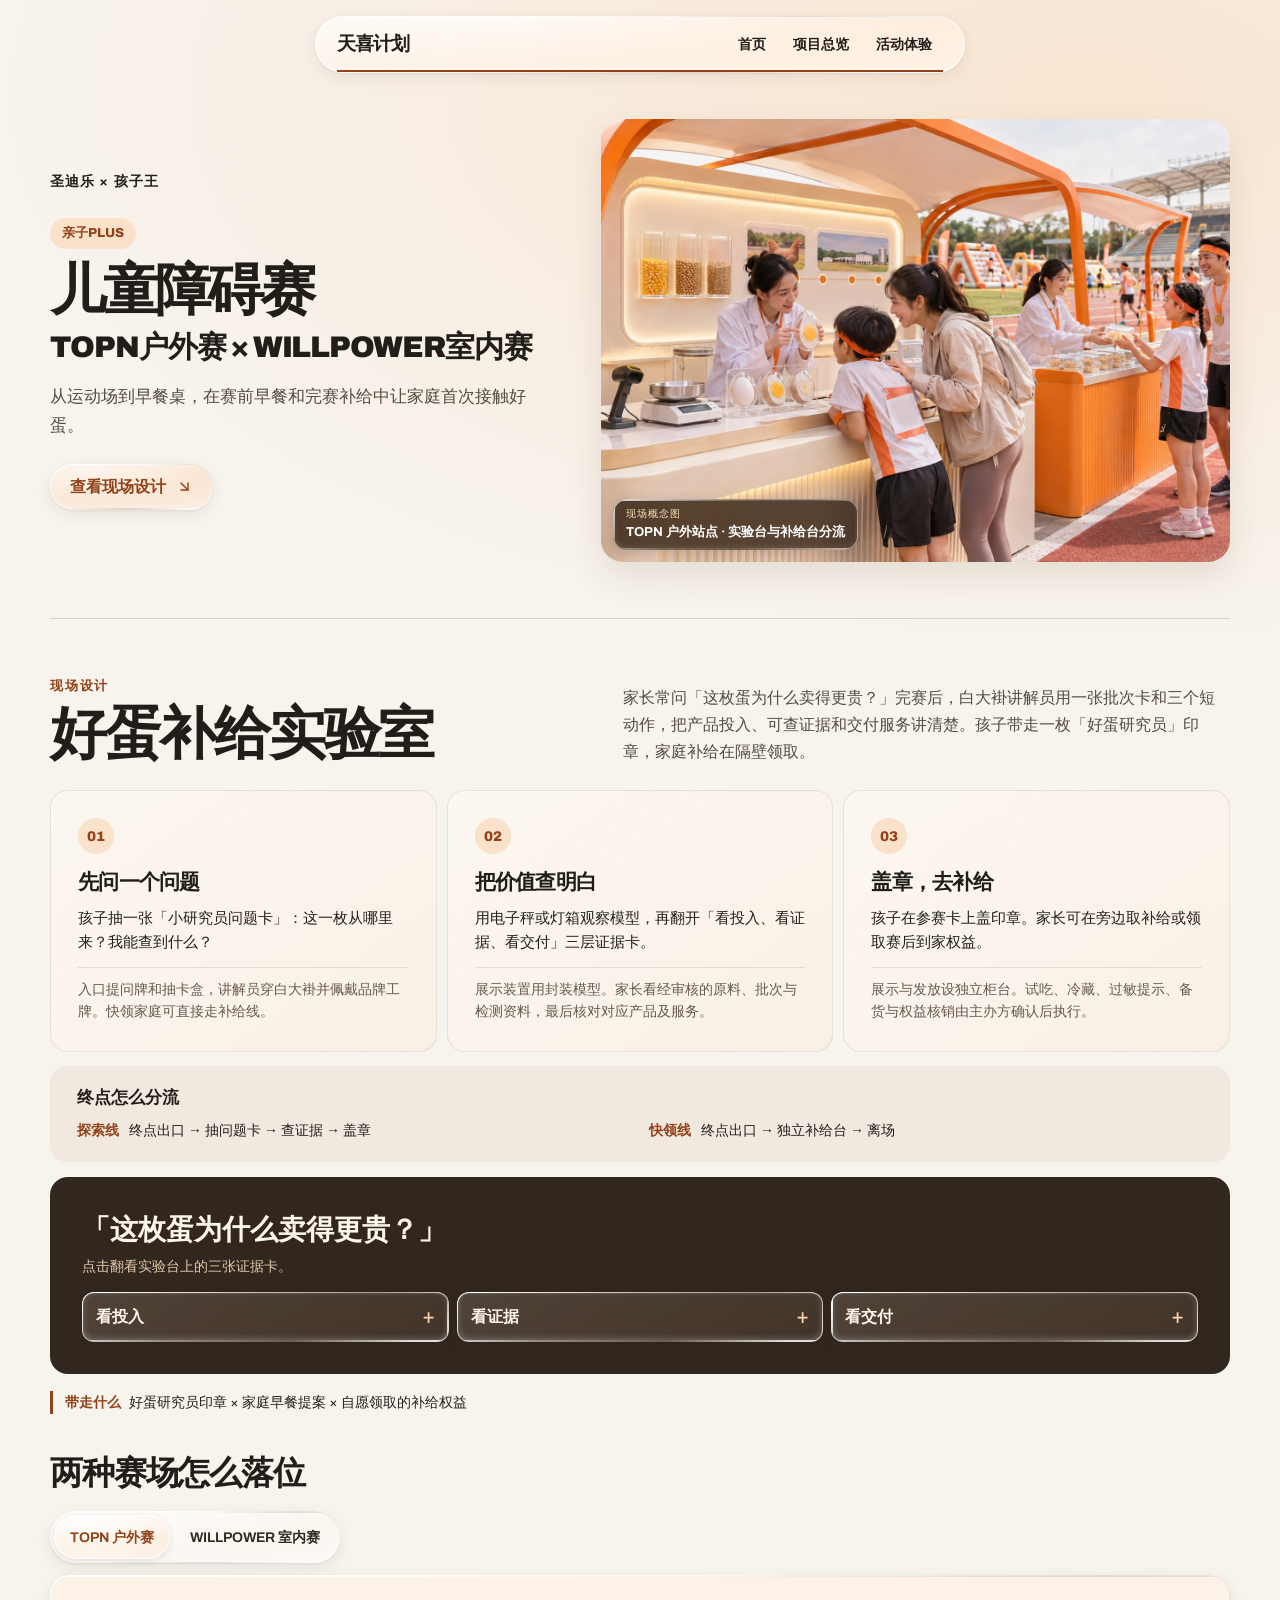
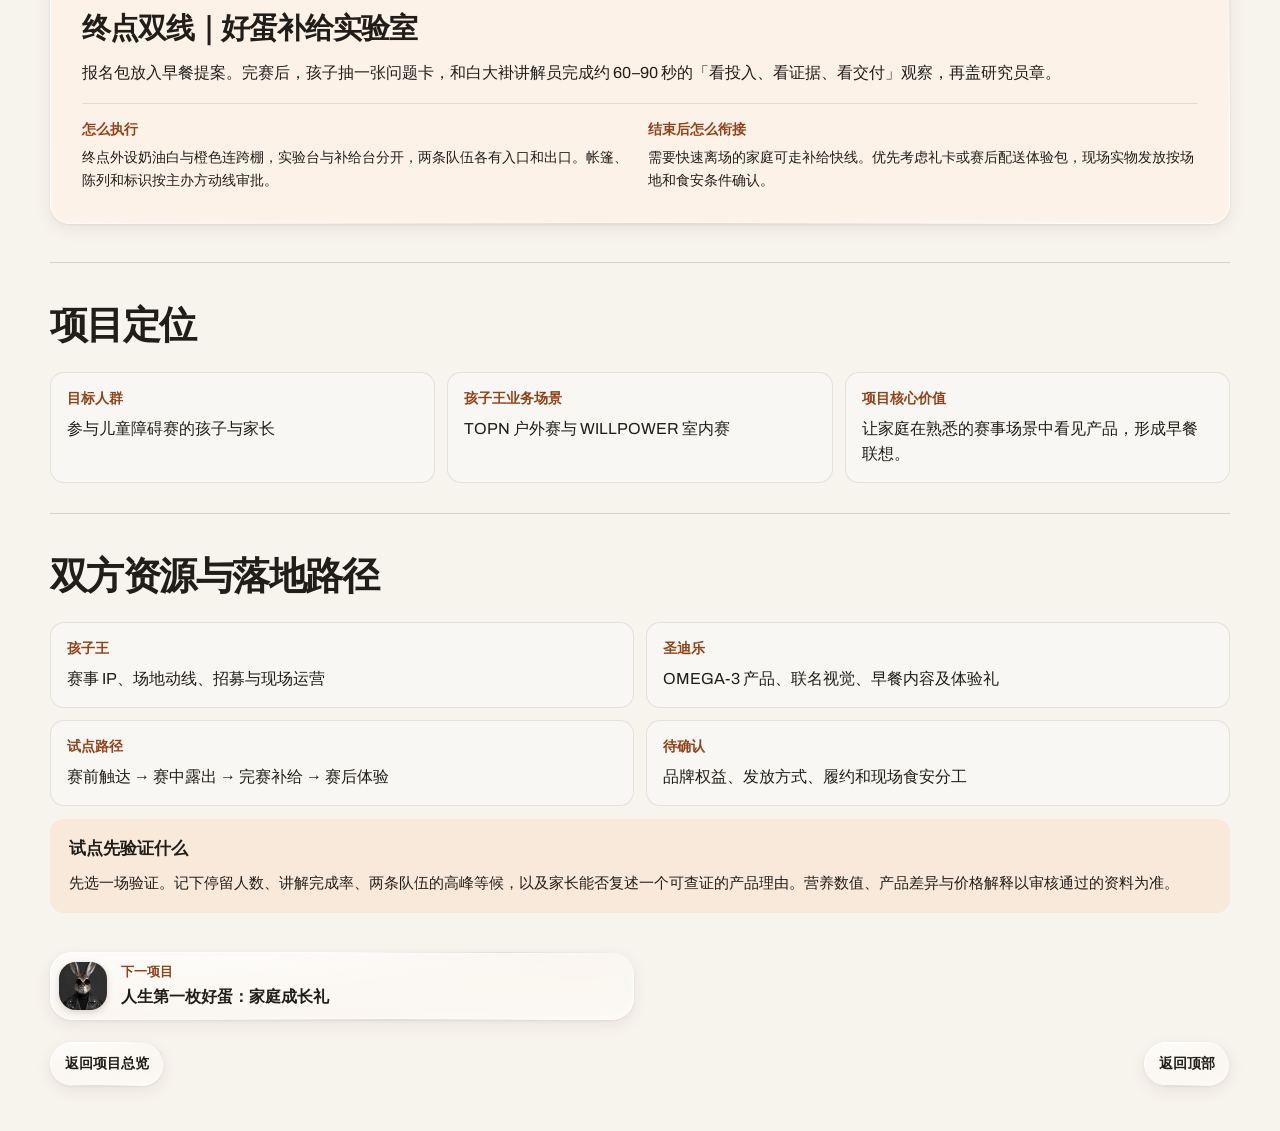
<file: projects/obstacle-race/index.html>
<!DOCTYPE html><html lang="zh-CN"><head><meta charSet="utf-8"/><meta name="viewport" content="width=device-width, initial-scale=1"/><link rel="stylesheet" href="/_next/static/css/index.CSnjSCQ8.css" data-rsc-css-href="/_next/static/css/index.CSnjSCQ8.css" data-precedence="vite-rsc/importer-resources"/><link rel="modulepreload" fetchPriority="low" href="/_next/static/chunks/index-Dlwi9YUn.js"/><script src="/_next/static/chunks/rolldown-runtime-C60lm6uB.js" type="module" async=""></script><script src="/_next/static/chunks/framework-D_rUT4EX.js" type="module" async=""></script><script src="/_next/static/chunks/app-elements-H_Dr48wG.js" type="module" async=""></script><script src="/_next/static/chunks/hash-Cp347hhd.js" type="module" async=""></script><script src="/_next/static/chunks/record-uXSNv6cl.js" type="module" async=""></script><script src="/_next/static/chunks/app-rsc-cache-busting-Ck6e4Rgs.js" type="module" async=""></script><script src="/_next/static/chunks/app-rsc-render-mode-CvTCGruk.js" type="module" async=""></script><script src="/_next/static/chunks/headers-C_MtfdF4.js" type="module" async=""></script><script src="/_next/static/chunks/protocol-headers-B9-bVeat.js" type="module" async=""></script><script src="/_next/static/chunks/deployment-id-DFhHa9wO.js" type="module" async=""></script><script src="/_next/static/chunks/navigation-errors-D5LMQqDL.js" type="module" async=""></script><link rel="modulepreload" href="/_next/static/chunks/layout-segment-context-B6NXAMNn.js" crossorigin=""/><link rel="modulepreload" href="/_next/static/chunks/tianxi-ui-CoWk11vX.js" crossorigin=""/><link rel="modulepreload" href="/_next/static/chunks/Icon-Dsrrr-Ct.js" crossorigin=""/><link rel="modulepreload" href="/_next/static/chunks/link-BgolK1j2.js" crossorigin=""/><link rel="modulepreload" href="/_next/static/chunks/app-route-prefetch-policy-BZP17Xj3.js" crossorigin=""/><link rel="modulepreload" href="/_next/static/chunks/query-DtBGhX2J.js" crossorigin=""/><title>儿童障碍赛：TOPN户外赛 × WILLPOWER室内赛 · 天喜计划</title><meta name="description" content="从运动场到早餐桌，在赛前早餐和完赛补给中让家庭首次接触好蛋。"/><script>Object.assign(((self[Symbol.for("vinext.navigationRuntime")]??={bootstrap:{routeManifest:null},functions:{}}).bootstrap.rsc??={rsc:[]}),{params:{"slug":"obstacle-race"},nav:{"pathname":"/projects/obstacle-race","searchParams":[]}})</script><link rel="modulepreload" href="/_next/static/chunks/index-Dlwi9YUn.js" />

<meta name="robots" content="noindex, nofollow">
<script>
(() => {
  const url = new URL(location.href);
  if (url.searchParams.has('unlock')) url.searchParams.delete('unlock');
  if (url.hash.startsWith('#k=')) url.hash = '';
  if (url.href !== location.href) history.replaceState(null, '', url);
  if (!('serviceWorker' in navigator)) return;
  const isOldPreview = worker => worker && new URL(worker.scriptURL).pathname === '/view-sw.js';
  const controlled = isOldPreview(navigator.serviceWorker.controller);
  const reload = () => {
    const marker = 'tianxi-public-migration';
    if (sessionStorage.getItem(marker)) return;
    sessionStorage.setItem(marker, 'done');
    location.reload();
  };
  if (controlled) {
    navigator.serviceWorker.addEventListener('controllerchange', reload, { once: true });
  }
  navigator.serviceWorker.getRegistration('/').then(registration => {
    if (isOldPreview(registration?.active)) return registration.update();
    if (controlled) reload();
  }).catch(() => {});
})();
</script>
</head><body><main class="tx-detail" data-theme="family" id="top"><header class="tx-nav"><div class="tx-nav-bar tx-glass"><a href="/#top" class="tx-wordmark tx-glass-link">天喜计划</a><nav class="tx-desktop-nav" aria-label="提案导航"><a href="/#top" class="tx-glass-link">首页</a><a href="/#scenes" class="tx-glass-link">项目总览</a><a href="#experience" class="tx-glass-link">活动体验</a></nav><button class="tx-menu tx-glass tx-press" type="button" aria-label="打开菜单" aria-expanded="false" aria-controls="tx-mobile-menu"><svg xmlns="http://www.w3.org/2000/svg" width="21" height="21" viewBox="0 0 24 24" fill="none" stroke="currentColor" stroke-width="2" stroke-linecap="round" stroke-linejoin="round" class="lucide lucide-menu" aria-hidden="true"><path d="M4 5h16"></path><path d="M4 12h16"></path><path d="M4 19h16"></path></svg></button></div><span class="tx-progress" aria-hidden="true"></span></header><section class="tx-hero tx-width"><div class="tx-hero-copy"><p class="tx-brand">圣迪乐 × 孩子王</p><p class="tx-theme">亲子PLUS</p><h1>儿童障碍赛<span class="tx-title-sub"><span class="sr-only">：</span>TOPN户外赛 × WILLPOWER室内赛</span></h1><p class="tx-intro">从运动场到早餐桌，在赛前早餐和完赛补给中让家庭首次接触好蛋。</p><a class="tx-action tx-glass tx-press" href="#experience">查看现场设计 <svg xmlns="http://www.w3.org/2000/svg" width="17" height="17" viewBox="0 0 24 24" fill="none" stroke="currentColor" stroke-width="2" stroke-linecap="round" stroke-linejoin="round" class="lucide lucide-arrow-down-right" aria-hidden="true"><path d="m7 7 10 10"></path><path d="M17 7v10H7"></path></svg></a></div><figure class="tx-hero-media"><img src="/assets/tianxi/concepts/race.jpg" alt="赛场边奶油白与橙色的实验室补给站，白大褂讲解员向亲子家庭展示蛋品模型" fetchPriority="high"/><figcaption class="tx-scene-caption tx-glass tx-glass-dark"><span>现场概念图</span><strong>TOPN 户外站点 · 实验台与补给台分流</strong></figcaption></figure></section><section class="tx-section tx-width tx-activation" id="experience" aria-labelledby="experience-title"><div class="tx-activation-heading"><div><p class="tx-section-label">现场设计</p><h2 id="experience-title">好蛋补给实验室</h2></div><p class="tx-activation-overview">家长常问「这枚蛋为什么卖得更贵？」完赛后，白大褂讲解员用一张批次卡和三个短动作，把产品投入、可查证据和交付服务讲清楚。孩子带走一枚「好蛋研究员」印章，家庭补给在隔壁领取。</p></div><ol class="tx-stations"><li><span class="tx-station-number" aria-hidden="true">01</span><h3>先问一个问题</h3><p>孩子抽一张「小研究员问题卡」：这一枚从哪里来？我能查到什么？</p><p class="tx-station-setup">入口提问牌和抽卡盒，讲解员穿白大褂并佩戴品牌工牌。快领家庭可直接走补给线。</p></li><li><span class="tx-station-number" aria-hidden="true">02</span><h3>把价值查明白</h3><p>用电子秤或灯箱观察模型，再翻开「看投入、看证据、看交付」三层证据卡。</p><p class="tx-station-setup">展示装置用封装模型。家长看经审核的原料、批次与检测资料，最后核对对应产品及服务。</p></li><li><span class="tx-station-number" aria-hidden="true">03</span><h3>盖章，去补给</h3><p>孩子在参赛卡上盖印章。家长可在旁边取补给或领取赛后到家权益。</p><p class="tx-station-setup">展示与发放设独立柜台。试吃、冷藏、过敏提示、备货与权益核销由主办方确认后执行。</p></li></ol><div class="tx-race-lanes"><h3>终点怎么分流</h3><div><p><strong>探索线</strong><span>终点出口 → 抽问题卡 → 查证据 → 盖章</span></p><p><strong>快领线</strong><span>终点出口 → 独立补给台 → 离场</span></p></div></div><div class="tx-evidence"><h3>「这枚蛋为什么卖得更贵？」</h3><p>点击翻看实验台上的三张证据卡。</p><div class="tx-evidence-grid"><details class="tx-glass" name="race-evidence"><summary>看投入</summary><p>打开封装原料样与图卡，按圣迪乐提供的可核验资料，讲清这一款蛋在原料选择、饲养管理和品控上的投入。</p></details><details class="tx-glass" name="race-evidence"><summary>看证据</summary><p>孩子在验蛋灯或电子秤上观察模型。家长另用蛋盒批次核对检测项目和报告，营养指标由审核后的资料说明。</p></details><details class="tx-glass" name="race-evidence"><summary>看交付</summary><p>拿同规格蛋盒对照单枚价格，翻卡查看包装、配送和售后的具体内容。由家庭判断自己更看重哪一项。</p></details></div></div><p class="tx-takeaway"><span>带走什么</span> <!-- -->好蛋研究员印章 × 家庭早餐提案 × 自愿领取的补给权益</p><h3 class="tx-tab-heading">两种赛场怎么落位</h3><div class="experience-widget"><div class="glass-segment tx-glass" data-steps="2" role="tablist" aria-label="活动环节"><span class="glass-lens" aria-hidden="true"></span><button type="button" id="step-0" role="tab" aria-selected="true" aria-controls="experience-panel" tabindex="0">TOPN 户外赛</button><button type="button" id="step-1" role="tab" aria-selected="false" aria-controls="experience-panel" tabindex="-1">WILLPOWER 室内赛</button></div><div id="experience-panel" role="tabpanel" aria-labelledby="step-0" tabindex="0" class="experience-panel tx-glass"><div class="experience-content"><div class="experience-description"><h4>终点双线｜好蛋补给实验室</h4><p>报名包放入早餐提案。完赛后，孩子抽一张问题卡，和白大褂讲解员完成约 60–90 秒的「看投入、看证据、看交付」观察，再盖研究员章。</p><dl><div><dt>怎么执行</dt><dd>终点外设奶油白与橙色连跨棚，实验台与补给台分开，两条队伍各有入口和出口。帐篷、陈列和标识按主办方动线审批。</dd></div><div><dt>结束后怎么衔接</dt><dd>需要快速离场的家庭可走补给快线。优先考虑礼卡或赛后配送体验包，现场实物发放按场地和食安条件确认。</dd></div></dl></div></div></div></div></section><section class="tx-section tx-width" aria-labelledby="position-title"><h2 id="position-title">项目定位</h2><dl class="tx-three"><div><dt>目标人群</dt><dd>参与儿童障碍赛的孩子与家长</dd></div><div><dt>孩子王业务场景</dt><dd>TOPN 户外赛与 WILLPOWER 室内赛</dd></div><div><dt>项目核心价值</dt><dd>让家庭在熟悉的赛事场景中看见产品，形成早餐联想。</dd></div></dl></section><section class="tx-section tx-width" aria-labelledby="resources-title"><h2 id="resources-title">双方资源与落地路径</h2><dl class="tx-two"><div><dt>孩子王</dt><dd>赛事 IP、场地动线、招募与现场运营</dd></div><div><dt>圣迪乐</dt><dd>OMEGA-3 产品、联名视觉、早餐内容及体验礼</dd></div><div><dt>试点路径</dt><dd>赛前触达 → 赛中露出 → 完赛补给 → 赛后体验</dd></div><div><dt>待确认</dt><dd>品牌权益、发放方式、履约和现场食安分工</dd></div></dl><div class="tx-pilot"><h3>试点先验证什么</h3><p>先选一场验证。记下停留人数、讲解完成率、两条队伍的高峰等候，以及家长能否复述一个可查证的产品理由。营养数值、产品差异与价格解释以审核通过的资料为准。</p></div></section><nav class="tx-related tx-width" aria-label="项目之间跳转"><a class="tx-glass tx-press fur-touch" href="/projects/first-egg"><span class="tx-related-thumb"><div class="card-art" aria-hidden="true" style="background-image:url(/assets/tianxi/animal-scenes.webp);background-position:50% 0%"></div></span><span><small>下一项目</small>人生第一枚好蛋：家庭成长礼</span></a></nav><div class="tx-bottom tx-width"><a class="tx-glass tx-press" href="/#scenes">返回项目总览</a><a class="tx-glass tx-press" href="#top">返回顶部</a></div></main><script type="module" src="/_next/static/chunks/index-Dlwi9YUn.js" id="_R_" async=""></script><script>((self[Symbol.for("vinext.navigationRuntime")]??={bootstrap:{routeManifest:null},functions:{}}).bootstrap.rsc??={rsc:[]}).rsc.push("0:{\"page:/projects/obstacle-race\":\"$L1\",\"layout:/\":\"$L2\",\"route:/projects/obstacle-race\":\"$L3\",\"__route\":\"route:/projects/obstacle-race\",\"__interceptionContext\":null,\"__layoutIds\":[\"layout:/\"],\"__rootLayout\":\"/\",\"__bfcacheSegmentIdentities\":{\"layout:/\":\"[\\\"layout\\\",\\\"layout:/\\\",\\\"root-boundary:/\\\",\\\"\\\"]\",\"page:/projects/obstacle-race\":\"[\\\"page\\\",\\\"page:/projects/:slug\\\",\\\"root-boundary:/\\\",\\\"[\\\\\\\"projects\\\\\\\",\\\\\\\"slug|obstacle-race|d\\\\\\\"]\\\"]\"},\"__srcPage\":[\"projects\",\"[slug]\",\"page\"],\"__layoutFlags\":{\"layout:/\":\"s\"},\"__artifactCompatibility\":{\"schemaVersion\":1,\"graphVersion\":\"app-route-graph:e2b6660f752f1534\",\"deploymentVersion\":\"851d81dc-f43d-4698-bafa-eb53c436cc6f\",\"appElementsSchemaVersion\":1,\"rscPayloadSchemaVersion\":1,\"rootBoundaryId\":\"/\",\"renderEpoch\":null}}\n")</script><script>((self[Symbol.for("vinext.navigationRuntime")]??={bootstrap:{routeManifest:null},functions:{}}).bootstrap.rsc??={rsc:[]}).rsc.push("4:I[\"560aba9cdc71\",[],\"Children\",1]\n")</script><script>((self[Symbol.for("vinext.navigationRuntime")]??={bootstrap:{routeManifest:null},functions:{}}).bootstrap.rsc??={rsc:[]}).rsc.push("5:I[\"fd4fecf446a8\",[],\"GlobalErrorBoundary\",1]\n")</script><script>((self[Symbol.for("vinext.navigationRuntime")]??={bootstrap:{routeManifest:null},functions:{}}).bootstrap.rsc??={rsc:[]}).rsc.push("6:I[\"b502faf0866a\",[],\"default\",1]\n")</script><script>((self[Symbol.for("vinext.navigationRuntime")]??={bootstrap:{routeManifest:null},functions:{}}).bootstrap.rsc??={rsc:[]}).rsc.push("7:I[\"fd4fecf446a8\",[],\"ErrorBoundary\",1]\n")</script><script>((self[Symbol.for("vinext.navigationRuntime")]??={bootstrap:{routeManifest:null},functions:{}}).bootstrap.rsc??={rsc:[]}).rsc.push("8:I[\"6e380a0946fa\",[],\"LayoutSegmentProvider\",1]\n")</script><script>((self[Symbol.for("vinext.navigationRuntime")]??={bootstrap:{routeManifest:null},functions:{}}).bootstrap.rsc??={rsc:[]}).rsc.push("9:I[\"560aba9cdc71\",[],\"Slot\",1]\n")</script><script>((self[Symbol.for("vinext.navigationRuntime")]??={bootstrap:{routeManifest:null},functions:{}}).bootstrap.rsc??={rsc:[]}).rsc.push("a:I[\"fd4fecf446a8\",[],\"NotFoundBoundary\",1]\n")</script><script>((self[Symbol.for("vinext.navigationRuntime")]??={bootstrap:{routeManifest:null},functions:{}}).bootstrap.rsc??={rsc:[]}).rsc.push("b:I[\"48a231584dab\",[],\"AppRouterScrollTarget\",1]\n")</script><script>((self[Symbol.for("vinext.navigationRuntime")]??={bootstrap:{routeManifest:null},functions:{}}).bootstrap.rsc??={rsc:[]}).rsc.push("c:I[\"fd4fecf446a8\",[],\"RedirectBoundary\",1]\n")</script><script>((self[Symbol.for("vinext.navigationRuntime")]??={bootstrap:{routeManifest:null},functions:{}}).bootstrap.rsc??={rsc:[]}).rsc.push(":HL[\"/_next/static/css/index.CSnjSCQ8.css\",\"style\"     ]\n")</script><script>((self[Symbol.for("vinext.navigationRuntime")]??={bootstrap:{routeManifest:null},functions:{}}).bootstrap.rsc??={rsc:[]}).rsc.push("2:[[[\"$\",\"link\",\"css:/_next/static/css/index.CSnjSCQ8.css\",{\"rel\":\"stylesheet\",\"precedence\":\"vite-rsc/importer-resources\",\"href\":\"/_next/static/css/index.CSnjSCQ8.css\",\"data-rsc-css-href\":\"/_next/static/css/index.CSnjSCQ8.css\"}],\"$undefined\"],[\"$\",\"html\",null,{\"lang\":\"zh-CN\",\"children\":[\"$\",\"body\",null,{\"children\":[\"$\",\"$L4\",null,{}]}]}]]\n")</script><script>((self[Symbol.for("vinext.navigationRuntime")]??={bootstrap:{routeManifest:null},functions:{}}).bootstrap.rsc??={rsc:[]}).rsc.push("3:[[[\"$\",\"meta\",null,{\"charSet\":\"utf-8\"}],[[\"$\",\"title\",\"0\",{\"children\":\"儿童障碍赛：TOPN户外赛 × WILLPOWER室内赛 · 天喜计划\"}],[\"$\",\"meta\",\"1\",{\"name\":\"description\",\"content\":\"从运动场到早餐桌，在赛前早餐和完赛补给中让家庭首次接触好蛋。\"}]],[[\"$\",\"meta\",\"0\",{\"name\":\"viewport\",\"content\":\"width=device-width, initial-scale=1\"}]]],[\"$\",\"$L5\",null,{\"fallback\":\"$6\",\"children\":[\"$\",\"$L7\",null,{\"fallback\":\"$6\",\"children\":[\"$\",\"$L8\",null,{\"providerId\":\"layout:/\",\"segmentMap\":{\"children\":[\"projects\",\"obstacle-race\"]},\"children\":[\"$\",\"$L9\",null,{\"id\":\"layout:/\",\"parallelSlots\":\"$undefined\",\"children\":[\"$\",\"$La\",null,{\"resetKey\":\"projects\",\"fallback\":[[\"$\",\"title\",null,{\"children\":\"404: This page could not be found.\"}],[\"$\",\"div\",null,{\"style\":{\"fontFamily\":\"system-ui,\\\"Segoe UI\\\",Roboto,Helvetica,Arial,sans-serif,\\\"Apple Color Emoji\\\",\\\"Segoe UI Emoji\\\"\",\"height\":\"100vh\",\"textAlign\":\"center\",\"display\":\"flex\",\"flexDirection\":\"column\",\"alignItems\":\"center\",\"justifyContent\":\"center\"},\"children\":[\"$\",\"div\",null,{\"children\":[[\"$\",\"style\",null,{\"dangerouslySetInnerHTML\":{\"__html\":\"body{color:#000;background:#fff;margin:0}.next-error-h1{border-right:1px solid rgba(0,0,0,.3)}@media (prefers-color-scheme:dark){body{color:#fff;background:#000}.next-error-h1{border-right:1px solid rgba(255,255,255,.3)}}\"}}],[\"$\",\"h1\",null,{\"className\":\"next-error-h1\",\"style\":{\"display\":\"inline-block\",\"margin\":\"0 20px 0 0\",\"padding\":\"0 23px 0 0\",\"fontSize\":24,\"fontWeight\":500,\"verticalAlign\":\"top\",\"lineHeight\":\"49px\"},\"children\":404}],[\"$\",\"div\",null,{\"style\":{\"display\":\"inline-block\"},\"children\":[\"$\",\"h2\",null,{\"style\":{\"fontSize\":14,\"fontWeight\":400,\"lineHeight\":\"49px\",\"margin\":0},\"children\":\"This page could not be found.\"}]}]]}]}]],\"children\":[\"$\",\"$Lb\",null,{\"children\":[\"$\",\"$Lc\",null,{\"children\":[[\"$\",\"$L8\",null,{\"providerId\":\"page:/projects/obstacle-race\",\"segmentMap\":{\"children\":[\"__PAGE__\"]},\"children\":[\"$\",\"$L9\",null,{\"id\":\"page:/projects/obstacle-race\"}]}],null]}]}]}]}]}]}]}],null,null]\n")</script><script>((self[Symbol.for("vinext.navigationRuntime")]??={bootstrap:{routeManifest:null},functions:{}}).bootstrap.rsc??={rsc:[]}).rsc.push("d:I[\"148e1e900a58\",[],\"DetailNav\",1]\n")</script><script>((self[Symbol.for("vinext.navigationRuntime")]??={bootstrap:{routeManifest:null},functions:{}}).bootstrap.rsc??={rsc:[]}).rsc.push("e:I[\"066132fd2803\",[],\"default\",1]\n")</script><script>((self[Symbol.for("vinext.navigationRuntime")]??={bootstrap:{routeManifest:null},functions:{}}).bootstrap.rsc??={rsc:[]}).rsc.push("f:I[\"148e1e900a58\",[],\"ExperienceTabs\",1]\n")</script><script>((self[Symbol.for("vinext.navigationRuntime")]??={bootstrap:{routeManifest:null},functions:{}}).bootstrap.rsc??={rsc:[]}).rsc.push(":HL[\"/assets/tianxi/concepts/race.jpg\",\"image\",{\"fetchPriority\":\"high\"}]\n")</script><script>((self[Symbol.for("vinext.navigationRuntime")]??={bootstrap:{routeManifest:null},functions:{}}).bootstrap.rsc??={rsc:[]}).rsc.push("1:[\"$\",\"main\",null,{\"className\":\"tx-detail\",\"data-theme\":\"family\",\"id\":\"top\",\"children\":[[\"$\",\"$Ld\",null,{}],[\"$\",\"section\",null,{\"className\":\"tx-hero tx-width\",\"children\":[[\"$\",\"div\",null,{\"className\":\"tx-hero-copy\",\"children\":[[\"$\",\"p\",null,{\"className\":\"tx-brand\",\"children\":\"圣迪乐 × 孩子王\"}],[\"$\",\"p\",null,{\"className\":\"tx-theme\",\"children\":\"亲子PLUS\"}],[\"$\",\"h1\",null,{\"children\":[\"儿童障碍赛\",[\"$\",\"span\",null,{\"className\":\"tx-title-sub\",\"children\":[[\"$\",\"span\",null,{\"className\":\"sr-only\",\"children\":\"：\"}],\"TOPN户外赛 × WILLPOWER室内赛\"]}]]}],[\"$\",\"p\",null,{\"className\":\"tx-intro\",\"children\":\"从运动场到早餐桌，在赛前早餐和完赛补给中让家庭首次接触好蛋。\"}],[\"$\",\"a\",null,{\"className\":\"tx-action tx-glass tx-press\",\"href\":\"#experience\",\"children\":[\"查看现场设计 \",[\"$\",\"$Le\",null,{\"ref\":\"$undefined\",\"iconNode\":[[\"path\",{\"d\":\"m7 7 10 10\",\"key\":\"1fmybs\"}],[\"path\",{\"d\":\"M17 7v10H7\",\"key\":\"6fjiku\"}]],\"className\":\"lucide-arrow-down-right\",\"size\":17,\"aria-hidden\":\"true\"}]]}]]}],[\"$\",\"figure\",null,{\"className\":\"tx-hero-media\",\"children\":[[\"$\",\"img\",null,{\"src\":\"/assets/tianxi/concepts/race.jpg\",\"alt\":\"赛场边奶油白与橙色的实验室补给站，白大褂讲解员向亲子家庭展示蛋品模型\",\"fetchPriority\":\"high\"}],[\"$\",\"figcaption\",null,{\"className\":\"tx-scene-caption tx-glass tx-glass-dark\",\"children\":[[\"$\",\"span\",null,{\"children\":\"现场概念图\"}],[\"$\",\"strong\",null,{\"children\":\"TOPN 户外站点 · 实验台与补给台分流\"}]]}]]}]]}],[\"$\",\"section\",null,{\"className\":\"tx-section tx-width tx-activation\",\"id\":\"experience\",\"aria-labelledby\":\"experience-title\",\"children\":[[\"$\",\"div\",null,{\"className\":\"tx-activation-heading\",\"children\":[[\"$\",\"div\",null,{\"children\":[[\"$\",\"p\",null,{\"className\":\"tx-section-label\",\"children\":\"现场设计\"}],[\"$\",\"h2\",null,{\"id\":\"experience-title\",\"children\":\"好蛋补给实验室\"}]]}],[\"$\",\"p\",null,{\"className\":\"tx-activation-overview\",\"children\":\"家长常问「这枚蛋为什么卖得更贵？」完赛后，白大褂讲解员用一张批次卡和三个短动作，把产品投入、可查证据和交付服务讲清楚。孩子带走一枚「好蛋研究员」印章，家庭补给在隔壁领取。\"}]]}],[\"$\",\"ol\",null,{\"className\":\"tx-stations\",\"children\":[[\"$\",\"li\",\"先问一个问题\",{\"children\":[[\"$\",\"span\",null,{\"className\":\"tx-station-number\",\"aria-hidden\":\"true\",\"children\":\"01\"}],[\"$\",\"h3\",null,{\"children\":\"先问一个问题\"}],[\"$\",\"p\",null,{\"children\":\"孩子抽一张「小研究员问题卡」：这一枚从哪里来？我能查到什么？\"}],[\"$\",\"p\",null,{\"className\":\"tx-station-setup\",\"children\":\"入口提问牌和抽卡盒，讲解员穿白大褂并佩戴品牌工牌。快领家庭可直接走补给线。\"}]]}],[\"$\",\"li\",\"把价值查明白\",{\"children\":[[\"$\",\"span\",null,{\"className\":\"tx-station-number\",\"aria-hidden\":\"true\",\"children\":\"02\"}],[\"$\",\"h3\",null,{\"children\":\"把价值查明白\"}],[\"$\",\"p\",null,{\"children\":\"用电子秤或灯箱观察模型，再翻开「看投入、看证据、看交付」三层证据卡。\"}],[\"$\",\"p\",null,{\"className\":\"tx-station-setup\",\"children\":\"展示装置用封装模型。家长看经审核的原料、批次与检测资料，最后核对对应产品及服务。\"}]]}],[\"$\",\"li\",\"盖章，去补给\",{\"children\":[[\"$\",\"span\",null,{\"className\":\"tx-station-number\",\"aria-hidden\":\"true\",\"children\":\"03\"}],[\"$\",\"h3\",null,{\"children\":\"盖章，去补给\"}],[\"$\",\"p\",null,{\"children\":\"孩子在参赛卡上盖印章。家长可在旁边取补给或领取赛后到家权益。\"}],[\"$\",\"p\",null,{\"className\":\"tx-station-setup\",\"children\":\"展示与发放设独立柜台。试吃、冷藏、过敏提示、备货与权益核销由主办方确认后执行。\"}]]}]]}],[[\"$\",\"div\",null,{\"className\":\"tx-race-lanes\",\"children\":[[\"$\",\"h3\",null,{\"children\":\"终点怎么分流\"}],[\"$\",\"div\",null,{\"children\":[[\"$\",\"p\",null,{\"children\":[[\"$\",\"strong\",null,{\"children\":\"探索线\"}],[\"$\",\"span\",null,{\"children\":\"终点出口 → 抽问题卡 → 查证据 → 盖章\"}]]}],[\"$\",\"p\",null,{\"children\":[[\"$\",\"strong\",null,{\"children\":\"快领线\"}],[\"$\",\"span\",null,{\"children\":\"终点出口 → 独立补给台 → 离场\"}]]}]]}]]}],[\"$\",\"div\",null,{\"className\":\"tx-evidence\",\"children\":[[\"$\",\"h3\",null,{\"children\":\"「这枚蛋为什么卖得更贵？」\"}],[\"$\",\"p\",null,{\"children\":\"点击翻看实验台上的三张证据卡。\"}],[\"$\",\"div\",null,{\"className\":\"tx-evidence-grid\",\"children\":[[\"$\",\"details\",null,{\"className\":\"tx-glass\",\"name\":\"race-evidence\",\"children\":[[\"$\",\"summary\",null,{\"children\":\"看投入\"}],[\"$\",\"p\",null,{\"children\":\"打开封装原料样与图卡，按圣迪乐提供的可核验资料，讲清这一款蛋在原料选择、饲养管理和品控上的投入。\"}]]}],[\"$\",\"details\",null,{\"className\":\"tx-glass\",\"name\":\"race-evidence\",\"children\":[[\"$\",\"summary\",null,{\"children\":\"看证据\"}],[\"$\",\"p\",null,{\"children\":\"孩子在验蛋灯或电子秤上观察模型。家长另用蛋盒批次核对检测项目和报告，营养指标由审核后的资料说明。\"}]]}],[\"$\",\"details\",null,{\"className\":\"tx-glass\",\"name\":\"race-evidence\",\"children\":[[\"$\",\"summary\",null,{\"children\":\"看交付\"}],[\"$\",\"p\",null,{\"children\":\"拿同规格蛋盒对照单枚价格，翻卡查看包装、配送和售后的具体内容。由家庭判断自己更看重哪一项。\"}]]}]]}]]}]],[\"$\",\"p\",null,{\"className\":\"tx-takeaway\",\"children\":[[\"$\",\"span\",null,{\"children\":\"带走什么\"}],\" \",\"好蛋研究员印章 × 家庭早餐提案 × 自愿领取的补给权益\"]}],[\"$\",\"h3\",null,{\"className\":\"tx-tab-heading\",\"children\":\"两种赛场怎么落位\"}],[\"$\",\"$Lf\",\"obstacle-race\",{\"steps\":[{\"label\":\"TOPN 户外赛\",\"title\":\"终点双线｜好蛋补给实验室\",\"summary\":\"报名包放入早餐提案。完赛后，孩子抽一张问题卡，和白大褂讲解员完成约 60–90 秒的「看投入、看证据、看交付」观察，再盖研究员章。\",\"setup\":\"终点外设奶油白与橙色连跨棚，实验台与补给台分开，两条队伍各有入口和出口。帐篷、陈列和标识按主办方动线审批。\",\"handoff\":\"需要快速离场的家庭可走补给快线。优先考虑礼卡或赛后配送体验包，现场实物发放按场地和食安条件确认。\"},{\"label\":\"WILLPOWER 室内赛\",\"title\":\"签到看一眼｜家庭补给站\",\"summary\":\"签到先在「早餐能量角」看产品与早餐场景，家庭可选择合影。完赛时，想了解产品的家长靠近柜台翻证据卡，赶时间的家庭直接取权益。\",\"setup\":\"一座低位圆角便携柜台，摆放模型、翻页卡和盖章区；边侧留快领位置，避免占用赛道、商场主通道与疏散口。\",\"handoff\":\"从完赛礼交付体验权益。有试吃安排时，独立设置食品服务点，由活动方确认备货、交付和过敏提示。\",\"image\":\"/assets/tianxi/concepts/race-indoor.jpg\"}]}]]}],\"$L10\",\"$L11\",\"$L12\",\"$L13\"]}]\n")</script><script>((self[Symbol.for("vinext.navigationRuntime")]??={bootstrap:{routeManifest:null},functions:{}}).bootstrap.rsc??={rsc:[]}).rsc.push("14:I[\"148e1e900a58\",[],\"AnimalArt\",1]\n")</script><script>((self[Symbol.for("vinext.navigationRuntime")]??={bootstrap:{routeManifest:null},functions:{}}).bootstrap.rsc??={rsc:[]}).rsc.push("10:[\"$\",\"section\",null,{\"className\":\"tx-section tx-width\",\"aria-labelledby\":\"position-title\",\"children\":[[\"$\",\"h2\",null,{\"id\":\"position-title\",\"children\":\"项目定位\"}],[\"$\",\"dl\",null,{\"className\":\"tx-three\",\"children\":[[\"$\",\"div\",null,{\"children\":[[\"$\",\"dt\",null,{\"children\":\"目标人群\"}],[\"$\",\"dd\",null,{\"children\":\"参与儿童障碍赛的孩子与家长\"}]]}],[\"$\",\"div\",null,{\"children\":[[\"$\",\"dt\",null,{\"children\":\"孩子王业务场景\"}],[\"$\",\"dd\",null,{\"children\":\"TOPN 户外赛与 WILLPOWER 室内赛\"}]]}],[\"$\",\"div\",null,{\"children\":[[\"$\",\"dt\",null,{\"children\":\"项目核心价值\"}],[\"$\",\"dd\",null,{\"children\":\"让家庭在熟悉的赛事场景中看见产品，形成早餐联想。\"}]]}]]}]]}]\n")</script><script>((self[Symbol.for("vinext.navigationRuntime")]??={bootstrap:{routeManifest:null},functions:{}}).bootstrap.rsc??={rsc:[]}).rsc.push("11:[\"$\",\"section\",null,{\"className\":\"tx-section tx-width\",\"aria-labelledby\":\"resources-title\",\"children\":[[\"$\",\"h2\",null,{\"id\":\"resources-title\",\"children\":\"双方资源与落地路径\"}],[\"$\",\"dl\",null,{\"className\":\"tx-two\",\"children\":[[\"$\",\"div\",null,{\"children\":[[\"$\",\"dt\",null,{\"children\":\"孩子王\"}],[\"$\",\"dd\",null,{\"children\":\"赛事 IP、场地动线、招募与现场运营\"}]]}],[\"$\",\"div\",null,{\"children\":[[\"$\",\"dt\",null,{\"children\":\"圣迪乐\"}],[\"$\",\"dd\",null,{\"children\":\"OMEGA-3 产品、联名视觉、早餐内容及体验礼\"}]]}],[\"$\",\"div\",null,{\"children\":[[\"$\",\"dt\",null,{\"children\":\"试点路径\"}],[\"$\",\"dd\",null,{\"children\":\"赛前触达 → 赛中露出 → 完赛补给 → 赛后体验\"}]]}],[\"$\",\"div\",null,{\"children\":[[\"$\",\"dt\",null,{\"children\":\"待确认\"}],[\"$\",\"dd\",null,{\"children\":\"品牌权益、发放方式、履约和现场食安分工\"}]]}]]}],[\"$\",\"div\",null,{\"className\":\"tx-pilot\",\"children\":[[\"$\",\"h3\",null,{\"children\":\"试点先验证什么\"}],[\"$\",\"p\",null,{\"children\":\"先选一场验证。记下停留人数、讲解完成率、两条队伍的高峰等候，以及家长能否复述一个可查证的产品理由。营养数值、产品差异与价格解释以审核通过的资料为准。\"}]]}]]}]\n")</script><script>((self[Symbol.for("vinext.navigationRuntime")]??={bootstrap:{routeManifest:null},functions:{}}).bootstrap.rsc??={rsc:[]}).rsc.push("12:[\"$\",\"nav\",null,{\"className\":\"tx-related tx-width\",\"aria-label\":\"项目之间跳转\",\"children\":[\"$undefined\",[\"$\",\"a\",null,{\"className\":\"tx-glass tx-press fur-touch\",\"href\":\"/projects/first-egg\",\"children\":[[\"$\",\"span\",null,{\"className\":\"tx-related-thumb\",\"children\":[\"$\",\"$L14\",null,{\"index\":1}]}],[\"$\",\"span\",null,{\"children\":[[\"$\",\"small\",null,{\"children\":\"下一项目\"}],\"人生第一枚好蛋：家庭成长礼\"]}]]}]]}]\n")</script><script>((self[Symbol.for("vinext.navigationRuntime")]??={bootstrap:{routeManifest:null},functions:{}}).bootstrap.rsc??={rsc:[]}).rsc.push("13:[\"$\",\"div\",null,{\"className\":\"tx-bottom tx-width\",\"children\":[[\"$\",\"a\",null,{\"className\":\"tx-glass tx-press\",\"href\":\"/#scenes\",\"children\":\"返回项目总览\"}],[\"$\",\"a\",null,{\"className\":\"tx-glass tx-press\",\"href\":\"#top\",\"children\":\"返回顶部\"}]]}]\n")</script><script>Object.assign(((self[Symbol.for("vinext.navigationRuntime")]??={bootstrap:{routeManifest:null},functions:{}}).bootstrap.rsc??={rsc:[]}),{"initialCacheKind":"static"});((self[Symbol.for("vinext.navigationRuntime")]??={bootstrap:{routeManifest:null},functions:{}}).bootstrap.rsc??={rsc:[]}).done=true</script></body></html>
</file>
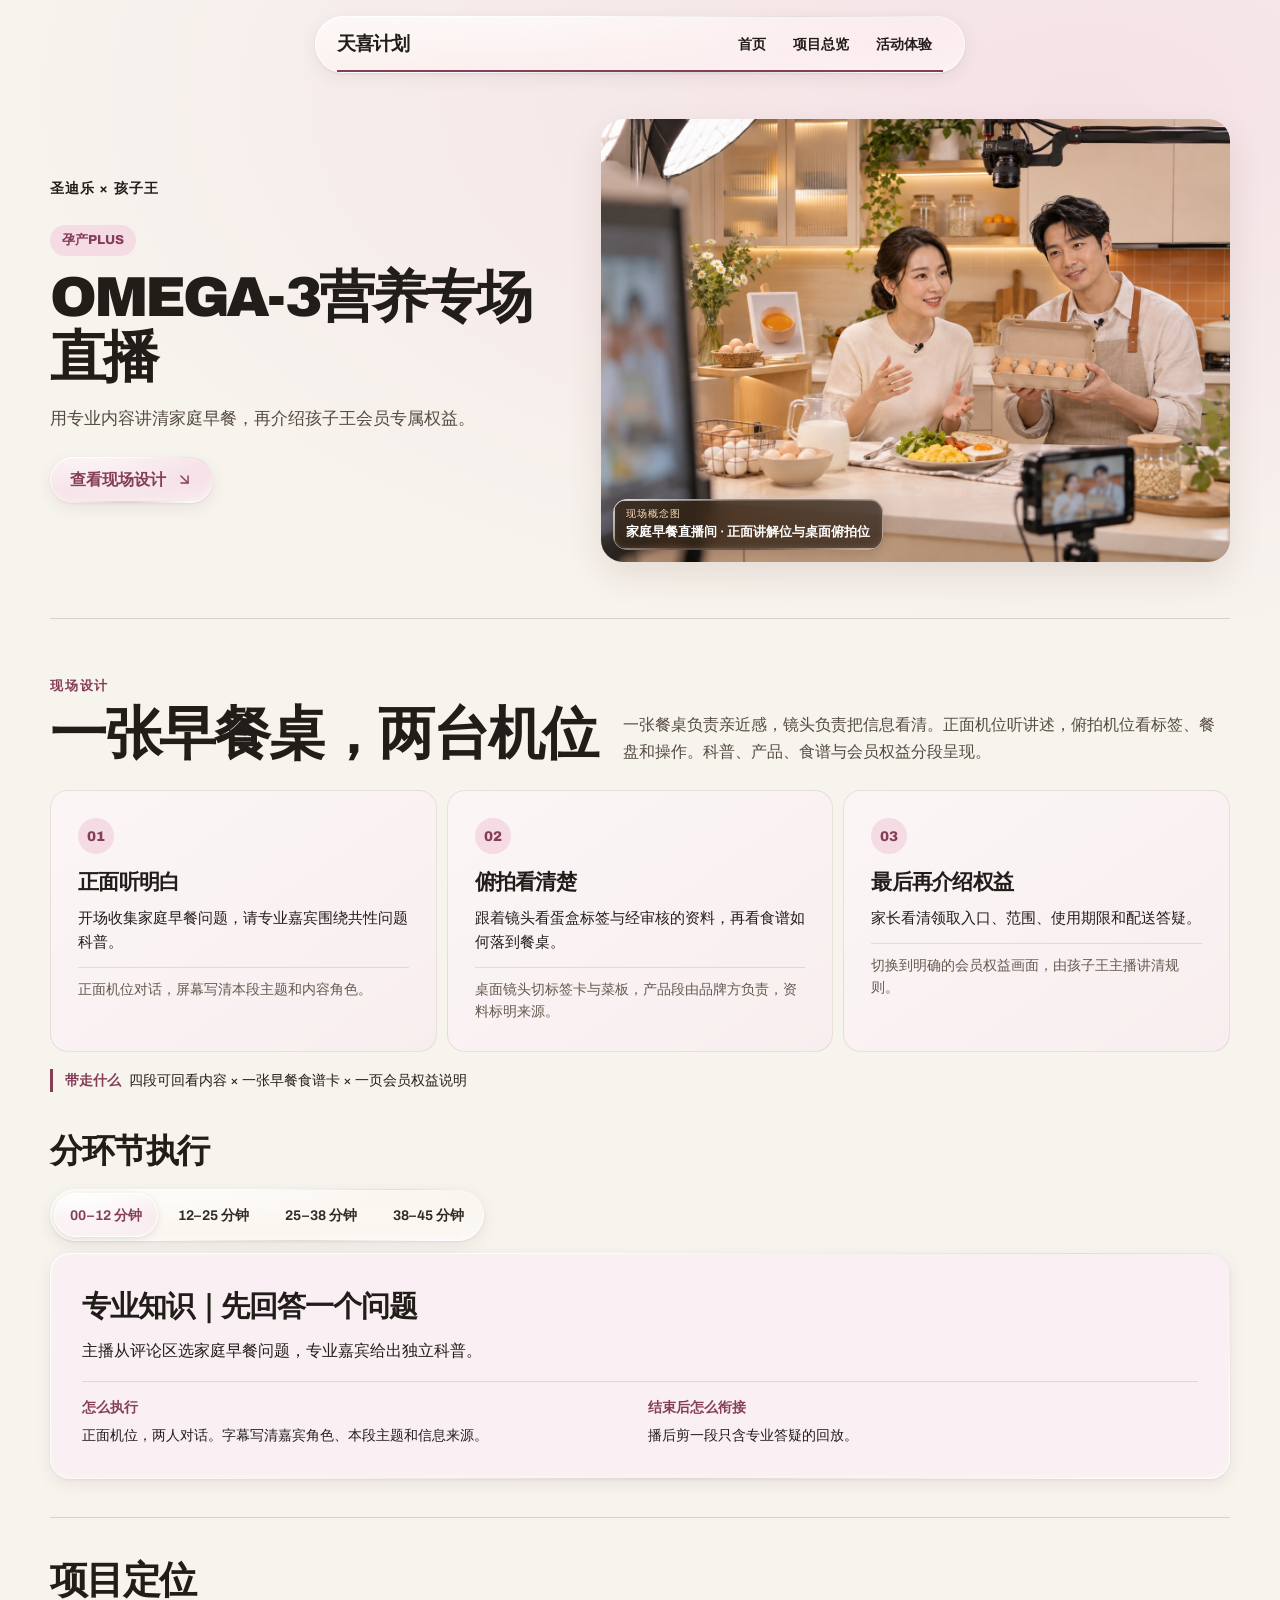
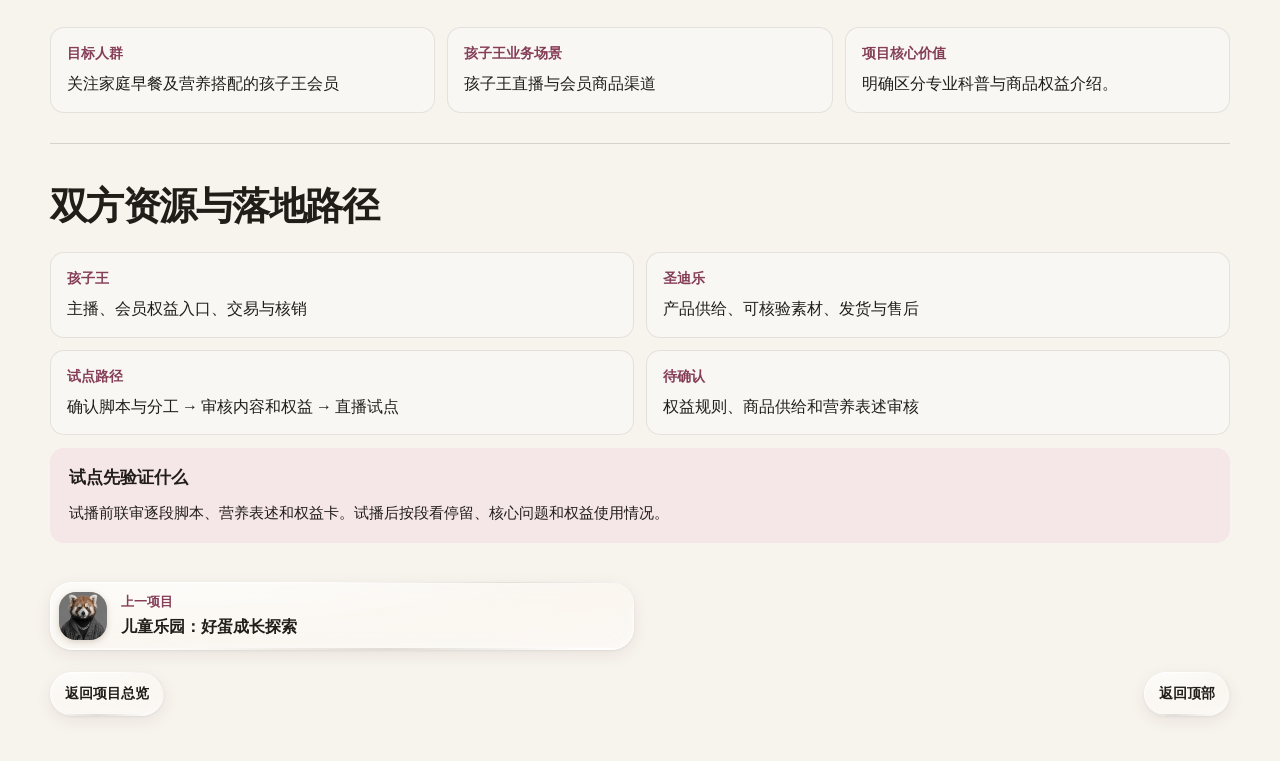
<file: projects/omega-live/index.html>
<!DOCTYPE html><html lang="zh-CN"><head><meta charSet="utf-8"/><meta name="viewport" content="width=device-width, initial-scale=1"/><link rel="stylesheet" href="/_next/static/css/index.CSnjSCQ8.css" data-rsc-css-href="/_next/static/css/index.CSnjSCQ8.css" data-precedence="vite-rsc/importer-resources"/><link rel="modulepreload" fetchPriority="low" href="/_next/static/chunks/index-Dlwi9YUn.js"/><script src="/_next/static/chunks/rolldown-runtime-C60lm6uB.js" type="module" async=""></script><script src="/_next/static/chunks/framework-D_rUT4EX.js" type="module" async=""></script><script src="/_next/static/chunks/app-elements-H_Dr48wG.js" type="module" async=""></script><script src="/_next/static/chunks/hash-Cp347hhd.js" type="module" async=""></script><script src="/_next/static/chunks/record-uXSNv6cl.js" type="module" async=""></script><script src="/_next/static/chunks/app-rsc-cache-busting-Ck6e4Rgs.js" type="module" async=""></script><script src="/_next/static/chunks/app-rsc-render-mode-CvTCGruk.js" type="module" async=""></script><script src="/_next/static/chunks/headers-C_MtfdF4.js" type="module" async=""></script><script src="/_next/static/chunks/protocol-headers-B9-bVeat.js" type="module" async=""></script><script src="/_next/static/chunks/deployment-id-DFhHa9wO.js" type="module" async=""></script><script src="/_next/static/chunks/navigation-errors-D5LMQqDL.js" type="module" async=""></script><link rel="modulepreload" href="/_next/static/chunks/layout-segment-context-B6NXAMNn.js" crossorigin=""/><link rel="modulepreload" href="/_next/static/chunks/tianxi-ui-CoWk11vX.js" crossorigin=""/><link rel="modulepreload" href="/_next/static/chunks/Icon-Dsrrr-Ct.js" crossorigin=""/><link rel="modulepreload" href="/_next/static/chunks/link-BgolK1j2.js" crossorigin=""/><link rel="modulepreload" href="/_next/static/chunks/app-route-prefetch-policy-BZP17Xj3.js" crossorigin=""/><link rel="modulepreload" href="/_next/static/chunks/query-DtBGhX2J.js" crossorigin=""/><title>OMEGA-3营养专场直播 · 天喜计划</title><meta name="description" content="用专业内容讲清家庭早餐，再介绍孩子王会员专属权益。"/><script>Object.assign(((self[Symbol.for("vinext.navigationRuntime")]??={bootstrap:{routeManifest:null},functions:{}}).bootstrap.rsc??={rsc:[]}),{params:{"slug":"omega-live"},nav:{"pathname":"/projects/omega-live","searchParams":[]}})</script><link rel="modulepreload" href="/_next/static/chunks/index-Dlwi9YUn.js" />

<meta name="robots" content="noindex, nofollow">
<script>
(() => {
  const url = new URL(location.href);
  if (url.searchParams.has('unlock')) url.searchParams.delete('unlock');
  if (url.hash.startsWith('#k=')) url.hash = '';
  if (url.href !== location.href) history.replaceState(null, '', url);
  if (!('serviceWorker' in navigator)) return;
  const isOldPreview = worker => worker && new URL(worker.scriptURL).pathname === '/view-sw.js';
  const controlled = isOldPreview(navigator.serviceWorker.controller);
  const reload = () => {
    const marker = 'tianxi-public-migration';
    if (sessionStorage.getItem(marker)) return;
    sessionStorage.setItem(marker, 'done');
    location.reload();
  };
  if (controlled) {
    navigator.serviceWorker.addEventListener('controllerchange', reload, { once: true });
  }
  navigator.serviceWorker.getRegistration('/').then(registration => {
    if (isOldPreview(registration?.active)) return registration.update();
    if (controlled) reload();
  }).catch(() => {});
})();
</script>
</head><body><main class="tx-detail" data-theme="maternity" id="top"><header class="tx-nav"><div class="tx-nav-bar tx-glass"><a href="/#top" class="tx-wordmark tx-glass-link">天喜计划</a><nav class="tx-desktop-nav" aria-label="提案导航"><a href="/#top" class="tx-glass-link">首页</a><a href="/#scenes" class="tx-glass-link">项目总览</a><a href="#experience" class="tx-glass-link">活动体验</a></nav><button class="tx-menu tx-glass tx-press" type="button" aria-label="打开菜单" aria-expanded="false" aria-controls="tx-mobile-menu"><svg xmlns="http://www.w3.org/2000/svg" width="21" height="21" viewBox="0 0 24 24" fill="none" stroke="currentColor" stroke-width="2" stroke-linecap="round" stroke-linejoin="round" class="lucide lucide-menu" aria-hidden="true"><path d="M4 5h16"></path><path d="M4 12h16"></path><path d="M4 19h16"></path></svg></button></div><span class="tx-progress" aria-hidden="true"></span></header><section class="tx-hero tx-width"><div class="tx-hero-copy"><p class="tx-brand">圣迪乐 × 孩子王</p><p class="tx-theme">孕产PLUS</p><h1>OMEGA-3营养专场直播</h1><p class="tx-intro">用专业内容讲清家庭早餐，再介绍孩子王会员专属权益。</p><a class="tx-action tx-glass tx-press" href="#experience">查看现场设计 <svg xmlns="http://www.w3.org/2000/svg" width="17" height="17" viewBox="0 0 24 24" fill="none" stroke="currentColor" stroke-width="2" stroke-linecap="round" stroke-linejoin="round" class="lucide lucide-arrow-down-right" aria-hidden="true"><path d="m7 7 10 10"></path><path d="M17 7v10H7"></path></svg></a></div><figure class="tx-hero-media"><img src="/assets/tianxi/concepts/live.jpg" alt="暖色家庭早餐直播棚，双机位拍摄主持人、蛋盒和早餐盘" fetchPriority="high"/><figcaption class="tx-scene-caption tx-glass tx-glass-dark"><span>现场概念图</span><strong>家庭早餐直播间 · 正面讲解位与桌面俯拍位</strong></figcaption></figure></section><section class="tx-section tx-width tx-activation" id="experience" aria-labelledby="experience-title"><div class="tx-activation-heading"><div><p class="tx-section-label">现场设计</p><h2 id="experience-title">一张早餐桌，两台机位</h2></div><p class="tx-activation-overview">一张餐桌负责亲近感，镜头负责把信息看清。正面机位听讲述，俯拍机位看标签、餐盘和操作。科普、产品、食谱与会员权益分段呈现。</p></div><ol class="tx-stations"><li><span class="tx-station-number" aria-hidden="true">01</span><h3>正面听明白</h3><p>开场收集家庭早餐问题，请专业嘉宾围绕共性问题科普。</p><p class="tx-station-setup">正面机位对话，屏幕写清本段主题和内容角色。</p></li><li><span class="tx-station-number" aria-hidden="true">02</span><h3>俯拍看清楚</h3><p>跟着镜头看蛋盒标签与经审核的资料，再看食谱如何落到餐桌。</p><p class="tx-station-setup">桌面镜头切标签卡与菜板，产品段由品牌方负责，资料标明来源。</p></li><li><span class="tx-station-number" aria-hidden="true">03</span><h3>最后再介绍权益</h3><p>家长看清领取入口、范围、使用期限和配送答疑。</p><p class="tx-station-setup">切换到明确的会员权益画面，由孩子王主播讲清规则。</p></li></ol><p class="tx-takeaway"><span>带走什么</span> <!-- -->四段可回看内容 × 一张早餐食谱卡 × 一页会员权益说明</p><h3 class="tx-tab-heading">分环节执行</h3><div class="experience-widget"><div class="glass-segment tx-glass" data-steps="4" role="tablist" aria-label="活动环节"><span class="glass-lens" aria-hidden="true"></span><button type="button" id="step-0" role="tab" aria-selected="true" aria-controls="experience-panel" tabindex="0">00–12 分钟</button><button type="button" id="step-1" role="tab" aria-selected="false" aria-controls="experience-panel" tabindex="-1">12–25 分钟</button><button type="button" id="step-2" role="tab" aria-selected="false" aria-controls="experience-panel" tabindex="-1">25–38 分钟</button><button type="button" id="step-3" role="tab" aria-selected="false" aria-controls="experience-panel" tabindex="-1">38–45 分钟</button></div><div id="experience-panel" role="tabpanel" aria-labelledby="step-0" tabindex="0" class="experience-panel tx-glass"><div class="experience-content"><div class="experience-description"><h4>专业知识｜先回答一个问题</h4><p>主播从评论区选家庭早餐问题，专业嘉宾给出独立科普。</p><dl><div><dt>怎么执行</dt><dd>正面机位，两人对话。字幕写清嘉宾角色、本段主题和信息来源。</dd></div><div><dt>结束后怎么衔接</dt><dd>播后剪一段只含专业答疑的回放。</dd></div></dl></div></div></div></div></section><section class="tx-section tx-width" aria-labelledby="position-title"><h2 id="position-title">项目定位</h2><dl class="tx-three"><div><dt>目标人群</dt><dd>关注家庭早餐及营养搭配的孩子王会员</dd></div><div><dt>孩子王业务场景</dt><dd>孩子王直播与会员商品渠道</dd></div><div><dt>项目核心价值</dt><dd>明确区分专业科普与商品权益介绍。</dd></div></dl></section><section class="tx-section tx-width" aria-labelledby="resources-title"><h2 id="resources-title">双方资源与落地路径</h2><dl class="tx-two"><div><dt>孩子王</dt><dd>主播、会员权益入口、交易与核销</dd></div><div><dt>圣迪乐</dt><dd>产品供给、可核验素材、发货与售后</dd></div><div><dt>试点路径</dt><dd>确认脚本与分工 → 审核内容和权益 → 直播试点</dd></div><div><dt>待确认</dt><dd>权益规则、商品供给和营养表述审核</dd></div></dl><div class="tx-pilot"><h3>试点先验证什么</h3><p>试播前联审逐段脚本、营养表述和权益卡。试播后按段看停留、核心问题和权益使用情况。</p></div></section><nav class="tx-related tx-width" aria-label="项目之间跳转"><a class="tx-glass tx-press fur-touch" href="/projects/playground"><span class="tx-related-thumb"><div class="card-art" aria-hidden="true" style="background-image:url(/assets/tianxi/animal-scenes.webp);background-position:100% 100%"></div></span><span><small>上一项目</small>儿童乐园：好蛋成长探索</span></a></nav><div class="tx-bottom tx-width"><a class="tx-glass tx-press" href="/#scenes">返回项目总览</a><a class="tx-glass tx-press" href="#top">返回顶部</a></div></main><script type="module" src="/_next/static/chunks/index-Dlwi9YUn.js" id="_R_" async=""></script><script>((self[Symbol.for("vinext.navigationRuntime")]??={bootstrap:{routeManifest:null},functions:{}}).bootstrap.rsc??={rsc:[]}).rsc.push("0:{\"page:/projects/omega-live\":\"$L1\",\"layout:/\":\"$L2\",\"route:/projects/omega-live\":\"$L3\",\"__route\":\"route:/projects/omega-live\",\"__interceptionContext\":null,\"__layoutIds\":[\"layout:/\"],\"__rootLayout\":\"/\",\"__bfcacheSegmentIdentities\":{\"layout:/\":\"[\\\"layout\\\",\\\"layout:/\\\",\\\"root-boundary:/\\\",\\\"\\\"]\",\"page:/projects/omega-live\":\"[\\\"page\\\",\\\"page:/projects/:slug\\\",\\\"root-boundary:/\\\",\\\"[\\\\\\\"projects\\\\\\\",\\\\\\\"slug|omega-live|d\\\\\\\"]\\\"]\"},\"__srcPage\":[\"projects\",\"[slug]\",\"page\"],\"__layoutFlags\":{\"layout:/\":\"s\"},\"__artifactCompatibility\":{\"schemaVersion\":1,\"graphVersion\":\"app-route-graph:e2b6660f752f1534\",\"deploymentVersion\":\"851d81dc-f43d-4698-bafa-eb53c436cc6f\",\"appElementsSchemaVersion\":1,\"rscPayloadSchemaVersion\":1,\"rootBoundaryId\":\"/\",\"renderEpoch\":null}}\n")</script><script>((self[Symbol.for("vinext.navigationRuntime")]??={bootstrap:{routeManifest:null},functions:{}}).bootstrap.rsc??={rsc:[]}).rsc.push("4:I[\"560aba9cdc71\",[],\"Children\",1]\n")</script><script>((self[Symbol.for("vinext.navigationRuntime")]??={bootstrap:{routeManifest:null},functions:{}}).bootstrap.rsc??={rsc:[]}).rsc.push("5:I[\"fd4fecf446a8\",[],\"GlobalErrorBoundary\",1]\n")</script><script>((self[Symbol.for("vinext.navigationRuntime")]??={bootstrap:{routeManifest:null},functions:{}}).bootstrap.rsc??={rsc:[]}).rsc.push("6:I[\"b502faf0866a\",[],\"default\",1]\n")</script><script>((self[Symbol.for("vinext.navigationRuntime")]??={bootstrap:{routeManifest:null},functions:{}}).bootstrap.rsc??={rsc:[]}).rsc.push("7:I[\"fd4fecf446a8\",[],\"ErrorBoundary\",1]\n")</script><script>((self[Symbol.for("vinext.navigationRuntime")]??={bootstrap:{routeManifest:null},functions:{}}).bootstrap.rsc??={rsc:[]}).rsc.push("8:I[\"6e380a0946fa\",[],\"LayoutSegmentProvider\",1]\n")</script><script>((self[Symbol.for("vinext.navigationRuntime")]??={bootstrap:{routeManifest:null},functions:{}}).bootstrap.rsc??={rsc:[]}).rsc.push("9:I[\"560aba9cdc71\",[],\"Slot\",1]\n")</script><script>((self[Symbol.for("vinext.navigationRuntime")]??={bootstrap:{routeManifest:null},functions:{}}).bootstrap.rsc??={rsc:[]}).rsc.push("a:I[\"fd4fecf446a8\",[],\"NotFoundBoundary\",1]\n")</script><script>((self[Symbol.for("vinext.navigationRuntime")]??={bootstrap:{routeManifest:null},functions:{}}).bootstrap.rsc??={rsc:[]}).rsc.push("b:I[\"48a231584dab\",[],\"AppRouterScrollTarget\",1]\n")</script><script>((self[Symbol.for("vinext.navigationRuntime")]??={bootstrap:{routeManifest:null},functions:{}}).bootstrap.rsc??={rsc:[]}).rsc.push("c:I[\"fd4fecf446a8\",[],\"RedirectBoundary\",1]\n")</script><script>((self[Symbol.for("vinext.navigationRuntime")]??={bootstrap:{routeManifest:null},functions:{}}).bootstrap.rsc??={rsc:[]}).rsc.push(":HL[\"/_next/static/css/index.CSnjSCQ8.css\",\"style\"     ]\n")</script><script>((self[Symbol.for("vinext.navigationRuntime")]??={bootstrap:{routeManifest:null},functions:{}}).bootstrap.rsc??={rsc:[]}).rsc.push("2:[[[\"$\",\"link\",\"css:/_next/static/css/index.CSnjSCQ8.css\",{\"rel\":\"stylesheet\",\"precedence\":\"vite-rsc/importer-resources\",\"href\":\"/_next/static/css/index.CSnjSCQ8.css\",\"data-rsc-css-href\":\"/_next/static/css/index.CSnjSCQ8.css\"}],\"$undefined\"],[\"$\",\"html\",null,{\"lang\":\"zh-CN\",\"children\":[\"$\",\"body\",null,{\"children\":[\"$\",\"$L4\",null,{}]}]}]]\n")</script><script>((self[Symbol.for("vinext.navigationRuntime")]??={bootstrap:{routeManifest:null},functions:{}}).bootstrap.rsc??={rsc:[]}).rsc.push("3:[[[\"$\",\"meta\",null,{\"charSet\":\"utf-8\"}],[[\"$\",\"title\",\"0\",{\"children\":\"OMEGA-3营养专场直播 · 天喜计划\"}],[\"$\",\"meta\",\"1\",{\"name\":\"description\",\"content\":\"用专业内容讲清家庭早餐，再介绍孩子王会员专属权益。\"}]],[[\"$\",\"meta\",\"0\",{\"name\":\"viewport\",\"content\":\"width=device-width, initial-scale=1\"}]]],[\"$\",\"$L5\",null,{\"fallback\":\"$6\",\"children\":[\"$\",\"$L7\",null,{\"fallback\":\"$6\",\"children\":[\"$\",\"$L8\",null,{\"providerId\":\"layout:/\",\"segmentMap\":{\"children\":[\"projects\",\"omega-live\"]},\"children\":[\"$\",\"$L9\",null,{\"id\":\"layout:/\",\"parallelSlots\":\"$undefined\",\"children\":[\"$\",\"$La\",null,{\"resetKey\":\"projects\",\"fallback\":[[\"$\",\"title\",null,{\"children\":\"404: This page could not be found.\"}],[\"$\",\"div\",null,{\"style\":{\"fontFamily\":\"system-ui,\\\"Segoe UI\\\",Roboto,Helvetica,Arial,sans-serif,\\\"Apple Color Emoji\\\",\\\"Segoe UI Emoji\\\"\",\"height\":\"100vh\",\"textAlign\":\"center\",\"display\":\"flex\",\"flexDirection\":\"column\",\"alignItems\":\"center\",\"justifyContent\":\"center\"},\"children\":[\"$\",\"div\",null,{\"children\":[[\"$\",\"style\",null,{\"dangerouslySetInnerHTML\":{\"__html\":\"body{color:#000;background:#fff;margin:0}.next-error-h1{border-right:1px solid rgba(0,0,0,.3)}@media (prefers-color-scheme:dark){body{color:#fff;background:#000}.next-error-h1{border-right:1px solid rgba(255,255,255,.3)}}\"}}],[\"$\",\"h1\",null,{\"className\":\"next-error-h1\",\"style\":{\"display\":\"inline-block\",\"margin\":\"0 20px 0 0\",\"padding\":\"0 23px 0 0\",\"fontSize\":24,\"fontWeight\":500,\"verticalAlign\":\"top\",\"lineHeight\":\"49px\"},\"children\":404}],[\"$\",\"div\",null,{\"style\":{\"display\":\"inline-block\"},\"children\":[\"$\",\"h2\",null,{\"style\":{\"fontSize\":14,\"fontWeight\":400,\"lineHeight\":\"49px\",\"margin\":0},\"children\":\"This page could not be found.\"}]}]]}]}]],\"children\":[\"$\",\"$Lb\",null,{\"children\":[\"$\",\"$Lc\",null,{\"children\":[[\"$\",\"$L8\",null,{\"providerId\":\"page:/projects/omega-live\",\"segmentMap\":{\"children\":[\"__PAGE__\"]},\"children\":[\"$\",\"$L9\",null,{\"id\":\"page:/projects/omega-live\"}]}],null]}]}]}]}]}]}]}],null,null]\n")</script><script>((self[Symbol.for("vinext.navigationRuntime")]??={bootstrap:{routeManifest:null},functions:{}}).bootstrap.rsc??={rsc:[]}).rsc.push("d:I[\"148e1e900a58\",[],\"DetailNav\",1]\n")</script><script>((self[Symbol.for("vinext.navigationRuntime")]??={bootstrap:{routeManifest:null},functions:{}}).bootstrap.rsc??={rsc:[]}).rsc.push("e:I[\"066132fd2803\",[],\"default\",1]\n")</script><script>((self[Symbol.for("vinext.navigationRuntime")]??={bootstrap:{routeManifest:null},functions:{}}).bootstrap.rsc??={rsc:[]}).rsc.push("f:I[\"148e1e900a58\",[],\"ExperienceTabs\",1]\n")</script><script>((self[Symbol.for("vinext.navigationRuntime")]??={bootstrap:{routeManifest:null},functions:{}}).bootstrap.rsc??={rsc:[]}).rsc.push(":HL[\"/assets/tianxi/concepts/live.jpg\",\"image\",{\"fetchPriority\":\"high\"}]\n")</script><script>((self[Symbol.for("vinext.navigationRuntime")]??={bootstrap:{routeManifest:null},functions:{}}).bootstrap.rsc??={rsc:[]}).rsc.push("1:[\"$\",\"main\",null,{\"className\":\"tx-detail\",\"data-theme\":\"maternity\",\"id\":\"top\",\"children\":[[\"$\",\"$Ld\",null,{}],[\"$\",\"section\",null,{\"className\":\"tx-hero tx-width\",\"children\":[[\"$\",\"div\",null,{\"className\":\"tx-hero-copy\",\"children\":[[\"$\",\"p\",null,{\"className\":\"tx-brand\",\"children\":\"圣迪乐 × 孩子王\"}],[\"$\",\"p\",null,{\"className\":\"tx-theme\",\"children\":\"孕产PLUS\"}],[\"$\",\"h1\",null,{\"children\":[\"OMEGA-3营养专场直播\",\"$undefined\"]}],[\"$\",\"p\",null,{\"className\":\"tx-intro\",\"children\":\"用专业内容讲清家庭早餐，再介绍孩子王会员专属权益。\"}],[\"$\",\"a\",null,{\"className\":\"tx-action tx-glass tx-press\",\"href\":\"#experience\",\"children\":[\"查看现场设计 \",[\"$\",\"$Le\",null,{\"ref\":\"$undefined\",\"iconNode\":[[\"path\",{\"d\":\"m7 7 10 10\",\"key\":\"1fmybs\"}],[\"path\",{\"d\":\"M17 7v10H7\",\"key\":\"6fjiku\"}]],\"className\":\"lucide-arrow-down-right\",\"size\":17,\"aria-hidden\":\"true\"}]]}]]}],[\"$\",\"figure\",null,{\"className\":\"tx-hero-media\",\"children\":[[\"$\",\"img\",null,{\"src\":\"/assets/tianxi/concepts/live.jpg\",\"alt\":\"暖色家庭早餐直播棚，双机位拍摄主持人、蛋盒和早餐盘\",\"fetchPriority\":\"high\"}],[\"$\",\"figcaption\",null,{\"className\":\"tx-scene-caption tx-glass tx-glass-dark\",\"children\":[[\"$\",\"span\",null,{\"children\":\"现场概念图\"}],[\"$\",\"strong\",null,{\"children\":\"家庭早餐直播间 · 正面讲解位与桌面俯拍位\"}]]}]]}]]}],[\"$\",\"section\",null,{\"className\":\"tx-section tx-width tx-activation\",\"id\":\"experience\",\"aria-labelledby\":\"experience-title\",\"children\":[[\"$\",\"div\",null,{\"className\":\"tx-activation-heading\",\"children\":[[\"$\",\"div\",null,{\"children\":[[\"$\",\"p\",null,{\"className\":\"tx-section-label\",\"children\":\"现场设计\"}],[\"$\",\"h2\",null,{\"id\":\"experience-title\",\"children\":\"一张早餐桌，两台机位\"}]]}],[\"$\",\"p\",null,{\"className\":\"tx-activation-overview\",\"children\":\"一张餐桌负责亲近感，镜头负责把信息看清。正面机位听讲述，俯拍机位看标签、餐盘和操作。科普、产品、食谱与会员权益分段呈现。\"}]]}],[\"$\",\"ol\",null,{\"className\":\"tx-stations\",\"children\":[[\"$\",\"li\",\"正面听明白\",{\"children\":[[\"$\",\"span\",null,{\"className\":\"tx-station-number\",\"aria-hidden\":\"true\",\"children\":\"01\"}],[\"$\",\"h3\",null,{\"children\":\"正面听明白\"}],[\"$\",\"p\",null,{\"children\":\"开场收集家庭早餐问题，请专业嘉宾围绕共性问题科普。\"}],[\"$\",\"p\",null,{\"className\":\"tx-station-setup\",\"children\":\"正面机位对话，屏幕写清本段主题和内容角色。\"}]]}],[\"$\",\"li\",\"俯拍看清楚\",{\"children\":[[\"$\",\"span\",null,{\"className\":\"tx-station-number\",\"aria-hidden\":\"true\",\"children\":\"02\"}],[\"$\",\"h3\",null,{\"children\":\"俯拍看清楚\"}],[\"$\",\"p\",null,{\"children\":\"跟着镜头看蛋盒标签与经审核的资料，再看食谱如何落到餐桌。\"}],[\"$\",\"p\",null,{\"className\":\"tx-station-setup\",\"children\":\"桌面镜头切标签卡与菜板，产品段由品牌方负责，资料标明来源。\"}]]}],[\"$\",\"li\",\"最后再介绍权益\",{\"children\":[[\"$\",\"span\",null,{\"className\":\"tx-station-number\",\"aria-hidden\":\"true\",\"children\":\"03\"}],[\"$\",\"h3\",null,{\"children\":\"最后再介绍权益\"}],[\"$\",\"p\",null,{\"children\":\"家长看清领取入口、范围、使用期限和配送答疑。\"}],[\"$\",\"p\",null,{\"className\":\"tx-station-setup\",\"children\":\"切换到明确的会员权益画面，由孩子王主播讲清规则。\"}]]}]]}],false,[\"$\",\"p\",null,{\"className\":\"tx-takeaway\",\"children\":[[\"$\",\"span\",null,{\"children\":\"带走什么\"}],\" \",\"四段可回看内容 × 一张早餐食谱卡 × 一页会员权益说明\"]}],[\"$\",\"h3\",null,{\"className\":\"tx-tab-heading\",\"children\":\"分环节执行\"}],[\"$\",\"$Lf\",\"omega-live\",{\"steps\":[{\"label\":\"00–12 分钟\",\"title\":\"专业知识｜先回答一个问题\",\"summary\":\"主播从评论区选家庭早餐问题，专业嘉宾给出独立科普。\",\"setup\":\"正面机位，两人对话。字幕写清嘉宾角色、本段主题和信息来源。\",\"handoff\":\"播后剪一段只含专业答疑的回放。\"},{\"label\":\"12–25 分钟\",\"title\":\"标签特写｜产品看得懂\",\"summary\":\"品牌方把蛋盒转到镜头下，带观众对照标签、批次和经核验的资料。\",\"setup\":\"切桌面俯拍与审核过的资料卡，营养指标只采用可证实口径。\",\"handoff\":\"留一页产品信息说明，方便回看核对。\"},{\"label\":\"25–38 分钟\",\"title\":\"食谱与使用｜把镜头交给餐盘\",\"summary\":\"厨艺内容人员示范一个家庭早餐，把可替换食材和大人负责的操作讲清楚。\",\"setup\":\"俯拍餐盘和工具，分屏显示步骤，食谱及适龄内容由相关人员审核。\",\"handoff\":\"为家长留一张可截图的食谱卡。\"},{\"label\":\"38–45 分钟\",\"title\":\"孩子王专属权益｜讲清怎么用\",\"summary\":\"切换到主播说明卡，依次讲适用范围、有效期、配送及售后方式。\",\"setup\":\"与科普段分开。运营确认体验卡规则后再展示入口。\",\"handoff\":\"孩子王承接交易及核销，圣迪乐接续发货和售后。\"}]}]]}],[\"$\",\"section\",null,{\"className\":\"tx-section tx-width\",\"aria-labelledby\":\"position-title\",\"children\":[[\"$\",\"h2\",null,{\"id\":\"position-title\",\"children\":\"项目定位\"}],[\"$\",\"dl\",null,{\"className\":\"tx-three\",\"children\":[[\"$\",\"div\",null,{\"children\":[[\"$\",\"dt\",null,{\"children\":\"目标人群\"}],[\"$\",\"dd\",null,{\"children\":\"关注家庭早餐及营养搭配的孩子王会员\"}]]}],[\"$\",\"div\",null,{\"children\":[[\"$\",\"dt\",null,{\"children\":\"孩子王业务场景\"}],[\"$\",\"dd\",null,{\"children\":\"孩子王直播与会员商品渠道\"}]]}],[\"$\",\"div\",null,{\"children\":[[\"$\",\"dt\",null,{\"children\":\"项目核心价值\"}],[\"$\",\"dd\",null,{\"children\":\"明确区分专业科普与商品权益介绍。\"}]]}]]}]]}],[\"$\",\"section\",null,{\"className\":\"tx-section tx-width\",\"aria-labelledby\":\"resources-title\",\"children\":[[\"$\",\"h2\",null,{\"id\":\"resources-title\",\"children\":\"双方资源与落地路径\"}],[\"$\",\"dl\",null,{\"className\":\"tx-two\",\"children\":[[\"$\",\"div\",null,{\"children\":[[\"$\",\"dt\",null,{\"children\":\"孩子王\"}],[\"$\",\"dd\",null,{\"children\":\"主播、会员权益入口、交易与核销\"}]]}],[\"$\",\"div\",null,{\"children\":[[\"$\",\"dt\",null,{\"children\":\"圣迪乐\"}],[\"$\",\"dd\",null,{\"children\":\"产品供给、可核验素材、发货与售后\"}]]}],[\"$\",\"div\",null,{\"children\":[[\"$\",\"dt\",null,{\"children\":\"试点路径\"}],[\"$\",\"dd\",null,{\"children\":\"确认脚本与分工 → 审核内容和权益 → 直播试点\"}]]}],[\"$\",\"div\",null,{\"children\":[[\"$\",\"dt\",null,{\"children\":\"待确认\"}],[\"$\",\"dd\",null,{\"children\":\"权益规则、商品供给和营养表述审核\"}]]}]]}],[\"$\",\"div\",null,{\"className\":\"tx-pilot\",\"children\":[\"$L10\",\"$L11\"]}]]}],\"$L12\",\"$L13\"]}]\n")</script><script>((self[Symbol.for("vinext.navigationRuntime")]??={bootstrap:{routeManifest:null},functions:{}}).bootstrap.rsc??={rsc:[]}).rsc.push("14:I[\"148e1e900a58\",[],\"AnimalArt\",1]\n")</script><script>((self[Symbol.for("vinext.navigationRuntime")]??={bootstrap:{routeManifest:null},functions:{}}).bootstrap.rsc??={rsc:[]}).rsc.push("10:[\"$\",\"h3\",null,{\"children\":\"试点先验证什么\"}]\n")</script><script>((self[Symbol.for("vinext.navigationRuntime")]??={bootstrap:{routeManifest:null},functions:{}}).bootstrap.rsc??={rsc:[]}).rsc.push("11:[\"$\",\"p\",null,{\"children\":\"试播前联审逐段脚本、营养表述和权益卡。试播后按段看停留、核心问题和权益使用情况。\"}]\n")</script><script>((self[Symbol.for("vinext.navigationRuntime")]??={bootstrap:{routeManifest:null},functions:{}}).bootstrap.rsc??={rsc:[]}).rsc.push("12:[\"$\",\"nav\",null,{\"className\":\"tx-related tx-width\",\"aria-label\":\"项目之间跳转\",\"children\":[[\"$\",\"a\",null,{\"className\":\"tx-glass tx-press fur-touch\",\"href\":\"/projects/playground\",\"children\":[[\"$\",\"span\",null,{\"className\":\"tx-related-thumb\",\"children\":[\"$\",\"$L14\",null,{\"index\":5}]}],[\"$\",\"span\",null,{\"children\":[[\"$\",\"small\",null,{\"children\":\"上一项目\"}],\"儿童乐园：好蛋成长探索\"]}]]}],\"$undefined\"]}]\n")</script><script>((self[Symbol.for("vinext.navigationRuntime")]??={bootstrap:{routeManifest:null},functions:{}}).bootstrap.rsc??={rsc:[]}).rsc.push("13:[\"$\",\"div\",null,{\"className\":\"tx-bottom tx-width\",\"children\":[[\"$\",\"a\",null,{\"className\":\"tx-glass tx-press\",\"href\":\"/#scenes\",\"children\":\"返回项目总览\"}],[\"$\",\"a\",null,{\"className\":\"tx-glass tx-press\",\"href\":\"#top\",\"children\":\"返回顶部\"}]]}]\n")</script><script>Object.assign(((self[Symbol.for("vinext.navigationRuntime")]??={bootstrap:{routeManifest:null},functions:{}}).bootstrap.rsc??={rsc:[]}),{"initialCacheKind":"static"});((self[Symbol.for("vinext.navigationRuntime")]??={bootstrap:{routeManifest:null},functions:{}}).bootstrap.rsc??={rsc:[]}).done=true</script></body></html>
</file>
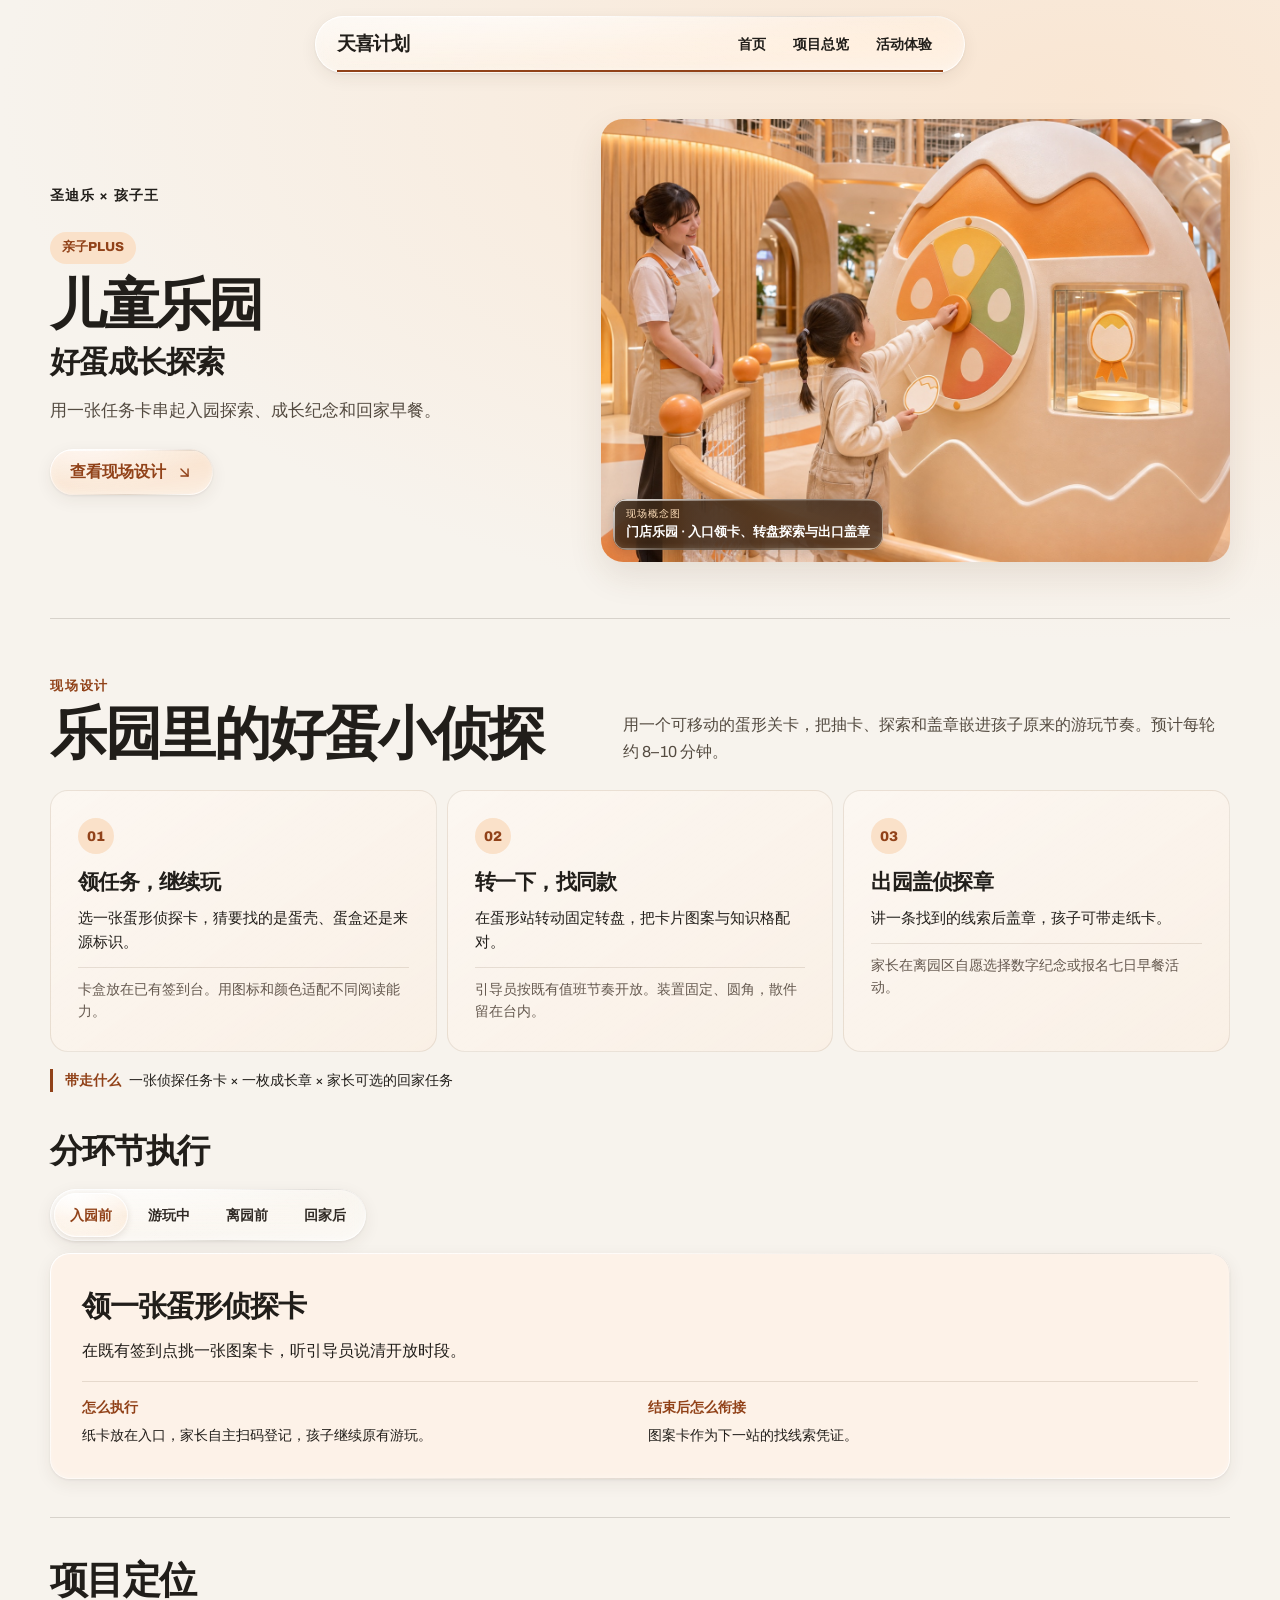
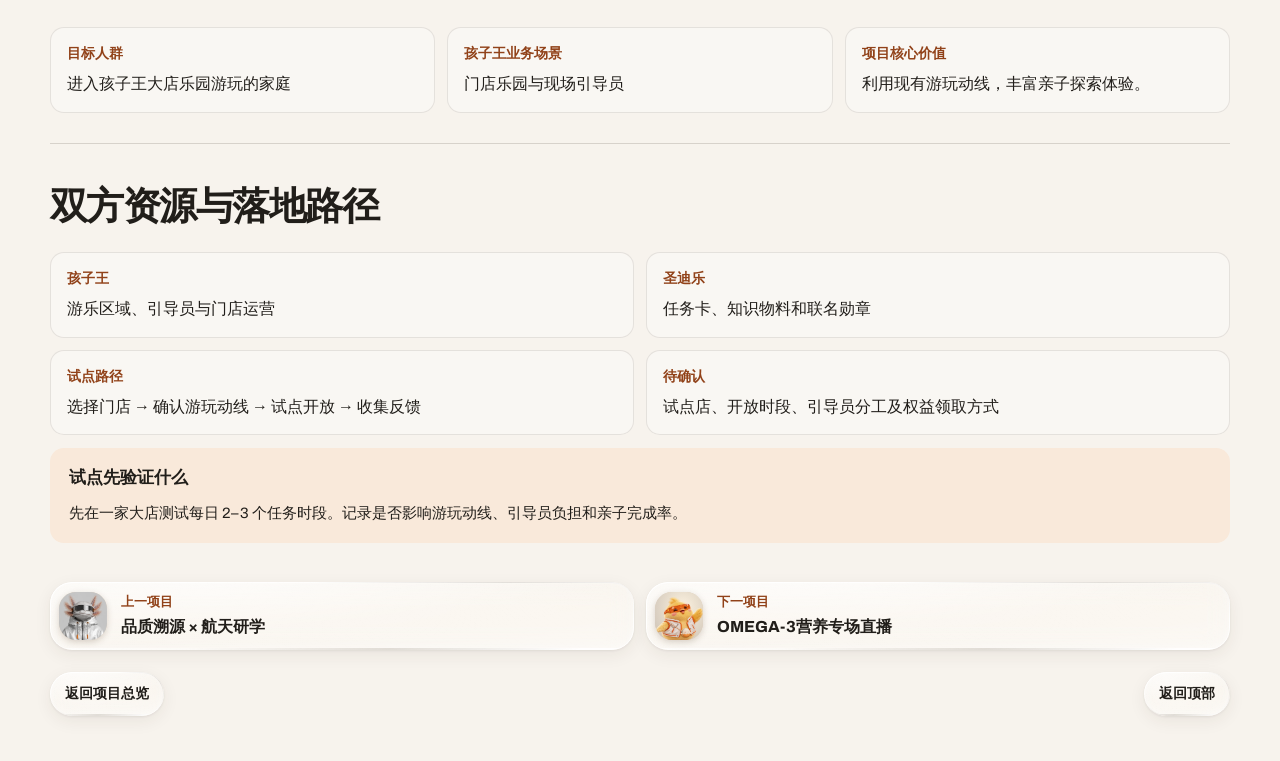
<file: projects/playground/index.html>
<!DOCTYPE html><html lang="zh-CN"><head><meta charSet="utf-8"/><meta name="viewport" content="width=device-width, initial-scale=1"/><link rel="stylesheet" href="/_next/static/css/index.CSnjSCQ8.css" data-rsc-css-href="/_next/static/css/index.CSnjSCQ8.css" data-precedence="vite-rsc/importer-resources"/><link rel="modulepreload" fetchPriority="low" href="/_next/static/chunks/index-Dlwi9YUn.js"/><script src="/_next/static/chunks/rolldown-runtime-C60lm6uB.js" type="module" async=""></script><script src="/_next/static/chunks/framework-D_rUT4EX.js" type="module" async=""></script><script src="/_next/static/chunks/app-elements-H_Dr48wG.js" type="module" async=""></script><script src="/_next/static/chunks/hash-Cp347hhd.js" type="module" async=""></script><script src="/_next/static/chunks/record-uXSNv6cl.js" type="module" async=""></script><script src="/_next/static/chunks/app-rsc-cache-busting-Ck6e4Rgs.js" type="module" async=""></script><script src="/_next/static/chunks/app-rsc-render-mode-CvTCGruk.js" type="module" async=""></script><script src="/_next/static/chunks/headers-C_MtfdF4.js" type="module" async=""></script><script src="/_next/static/chunks/protocol-headers-B9-bVeat.js" type="module" async=""></script><script src="/_next/static/chunks/deployment-id-DFhHa9wO.js" type="module" async=""></script><script src="/_next/static/chunks/navigation-errors-D5LMQqDL.js" type="module" async=""></script><link rel="modulepreload" href="/_next/static/chunks/layout-segment-context-B6NXAMNn.js" crossorigin=""/><link rel="modulepreload" href="/_next/static/chunks/tianxi-ui-CoWk11vX.js" crossorigin=""/><link rel="modulepreload" href="/_next/static/chunks/Icon-Dsrrr-Ct.js" crossorigin=""/><link rel="modulepreload" href="/_next/static/chunks/link-BgolK1j2.js" crossorigin=""/><link rel="modulepreload" href="/_next/static/chunks/app-route-prefetch-policy-BZP17Xj3.js" crossorigin=""/><link rel="modulepreload" href="/_next/static/chunks/query-DtBGhX2J.js" crossorigin=""/><title>儿童乐园：好蛋成长探索 · 天喜计划</title><meta name="description" content="用一张任务卡串起入园探索、成长纪念和回家早餐。"/><script>Object.assign(((self[Symbol.for("vinext.navigationRuntime")]??={bootstrap:{routeManifest:null},functions:{}}).bootstrap.rsc??={rsc:[]}),{params:{"slug":"playground"},nav:{"pathname":"/projects/playground","searchParams":[]}})</script><link rel="modulepreload" href="/_next/static/chunks/index-Dlwi9YUn.js" />

<meta name="robots" content="noindex, nofollow">
<script>
(() => {
  const url = new URL(location.href);
  if (url.searchParams.has('unlock')) url.searchParams.delete('unlock');
  if (url.hash.startsWith('#k=')) url.hash = '';
  if (url.href !== location.href) history.replaceState(null, '', url);
  if (!('serviceWorker' in navigator)) return;
  const isOldPreview = worker => worker && new URL(worker.scriptURL).pathname === '/view-sw.js';
  const controlled = isOldPreview(navigator.serviceWorker.controller);
  const reload = () => {
    const marker = 'tianxi-public-migration';
    if (sessionStorage.getItem(marker)) return;
    sessionStorage.setItem(marker, 'done');
    location.reload();
  };
  if (controlled) {
    navigator.serviceWorker.addEventListener('controllerchange', reload, { once: true });
  }
  navigator.serviceWorker.getRegistration('/').then(registration => {
    if (isOldPreview(registration?.active)) return registration.update();
    if (controlled) reload();
  }).catch(() => {});
})();
</script>
</head><body><main class="tx-detail" data-theme="family" id="top"><header class="tx-nav"><div class="tx-nav-bar tx-glass"><a href="/#top" class="tx-wordmark tx-glass-link">天喜计划</a><nav class="tx-desktop-nav" aria-label="提案导航"><a href="/#top" class="tx-glass-link">首页</a><a href="/#scenes" class="tx-glass-link">项目总览</a><a href="#experience" class="tx-glass-link">活动体验</a></nav><button class="tx-menu tx-glass tx-press" type="button" aria-label="打开菜单" aria-expanded="false" aria-controls="tx-mobile-menu"><svg xmlns="http://www.w3.org/2000/svg" width="21" height="21" viewBox="0 0 24 24" fill="none" stroke="currentColor" stroke-width="2" stroke-linecap="round" stroke-linejoin="round" class="lucide lucide-menu" aria-hidden="true"><path d="M4 5h16"></path><path d="M4 12h16"></path><path d="M4 19h16"></path></svg></button></div><span class="tx-progress" aria-hidden="true"></span></header><section class="tx-hero tx-width"><div class="tx-hero-copy"><p class="tx-brand">圣迪乐 × 孩子王</p><p class="tx-theme">亲子PLUS</p><h1>儿童乐园<span class="tx-title-sub"><span class="sr-only">：</span>好蛋成长探索</span></h1><p class="tx-intro">用一张任务卡串起入园探索、成长纪念和回家早餐。</p><a class="tx-action tx-glass tx-press" href="#experience">查看现场设计 <svg xmlns="http://www.w3.org/2000/svg" width="17" height="17" viewBox="0 0 24 24" fill="none" stroke="currentColor" stroke-width="2" stroke-linecap="round" stroke-linejoin="round" class="lucide lucide-arrow-down-right" aria-hidden="true"><path d="m7 7 10 10"></path><path d="M17 7v10H7"></path></svg></a></div><figure class="tx-hero-media"><img src="/assets/tianxi/concepts/playground.jpg" alt="室内乐园橙白色蛋形关卡，孩子在引导员旁操作安全的配对转盘" fetchPriority="high"/><figcaption class="tx-scene-caption tx-glass tx-glass-dark"><span>现场概念图</span><strong>门店乐园 · 入口领卡、转盘探索与出口盖章</strong></figcaption></figure></section><section class="tx-section tx-width tx-activation" id="experience" aria-labelledby="experience-title"><div class="tx-activation-heading"><div><p class="tx-section-label">现场设计</p><h2 id="experience-title">乐园里的好蛋小侦探</h2></div><p class="tx-activation-overview">用一个可移动的蛋形关卡，把抽卡、探索和盖章嵌进孩子原来的游玩节奏。预计每轮约 8–10 分钟。</p></div><ol class="tx-stations"><li><span class="tx-station-number" aria-hidden="true">01</span><h3>领任务，继续玩</h3><p>选一张蛋形侦探卡，猜要找的是蛋壳、蛋盒还是来源标识。</p><p class="tx-station-setup">卡盒放在已有签到台。用图标和颜色适配不同阅读能力。</p></li><li><span class="tx-station-number" aria-hidden="true">02</span><h3>转一下，找同款</h3><p>在蛋形站转动固定转盘，把卡片图案与知识格配对。</p><p class="tx-station-setup">引导员按既有值班节奏开放。装置固定、圆角，散件留在台内。</p></li><li><span class="tx-station-number" aria-hidden="true">03</span><h3>出园盖侦探章</h3><p>讲一条找到的线索后盖章，孩子可带走纸卡。</p><p class="tx-station-setup">家长在离园区自愿选择数字纪念或报名七日早餐活动。</p></li></ol><p class="tx-takeaway"><span>带走什么</span> <!-- -->一张侦探任务卡 × 一枚成长章 × 家长可选的回家任务</p><h3 class="tx-tab-heading">分环节执行</h3><div class="experience-widget"><div class="glass-segment tx-glass" data-steps="4" role="tablist" aria-label="活动环节"><span class="glass-lens" aria-hidden="true"></span><button type="button" id="step-0" role="tab" aria-selected="true" aria-controls="experience-panel" tabindex="0">入园前</button><button type="button" id="step-1" role="tab" aria-selected="false" aria-controls="experience-panel" tabindex="-1">游玩中</button><button type="button" id="step-2" role="tab" aria-selected="false" aria-controls="experience-panel" tabindex="-1">离园前</button><button type="button" id="step-3" role="tab" aria-selected="false" aria-controls="experience-panel" tabindex="-1">回家后</button></div><div id="experience-panel" role="tabpanel" aria-labelledby="step-0" tabindex="0" class="experience-panel tx-glass"><div class="experience-content"><div class="experience-description"><h4>领一张蛋形侦探卡</h4><p>在既有签到点挑一张图案卡，听引导员说清开放时段。</p><dl><div><dt>怎么执行</dt><dd>纸卡放在入口，家长自主扫码登记，孩子继续原有游玩。</dd></div><div><dt>结束后怎么衔接</dt><dd>图案卡作为下一站的找线索凭证。</dd></div></dl></div></div></div></div></section><section class="tx-section tx-width" aria-labelledby="position-title"><h2 id="position-title">项目定位</h2><dl class="tx-three"><div><dt>目标人群</dt><dd>进入孩子王大店乐园游玩的家庭</dd></div><div><dt>孩子王业务场景</dt><dd>门店乐园与现场引导员</dd></div><div><dt>项目核心价值</dt><dd>利用现有游玩动线，丰富亲子探索体验。</dd></div></dl></section><section class="tx-section tx-width" aria-labelledby="resources-title"><h2 id="resources-title">双方资源与落地路径</h2><dl class="tx-two"><div><dt>孩子王</dt><dd>游乐区域、引导员与门店运营</dd></div><div><dt>圣迪乐</dt><dd>任务卡、知识物料和联名勋章</dd></div><div><dt>试点路径</dt><dd>选择门店 → 确认游玩动线 → 试点开放 → 收集反馈</dd></div><div><dt>待确认</dt><dd>试点店、开放时段、引导员分工及权益领取方式</dd></div></dl><div class="tx-pilot"><h3>试点先验证什么</h3><p>先在一家大店测试每日 2–3 个任务时段。记录是否影响游玩动线、引导员负担和亲子完成率。</p></div></section><nav class="tx-related tx-width" aria-label="项目之间跳转"><a class="tx-glass tx-press fur-touch" href="/projects/trace-and-space"><span class="tx-related-thumb"><div class="card-art" aria-hidden="true" style="background-image:url(/assets/tianxi/animal-scenes.webp);background-position:50% 100%"></div></span><span><small>上一项目</small>品质溯源 × 航天研学</span></a><a class="tx-glass tx-press fur-touch" href="/projects/omega-live"><span class="tx-related-thumb"><div class="card-art animal-chick" aria-hidden="true"><img src="/assets/chick-run-crossbody.png" alt=""/></div></span><span><small>下一项目</small>OMEGA-3营养专场直播</span></a></nav><div class="tx-bottom tx-width"><a class="tx-glass tx-press" href="/#scenes">返回项目总览</a><a class="tx-glass tx-press" href="#top">返回顶部</a></div></main><script type="module" src="/_next/static/chunks/index-Dlwi9YUn.js" id="_R_" async=""></script><script>((self[Symbol.for("vinext.navigationRuntime")]??={bootstrap:{routeManifest:null},functions:{}}).bootstrap.rsc??={rsc:[]}).rsc.push("0:{\"page:/projects/playground\":\"$L1\",\"layout:/\":\"$L2\",\"route:/projects/playground\":\"$L3\",\"__route\":\"route:/projects/playground\",\"__interceptionContext\":null,\"__layoutIds\":[\"layout:/\"],\"__rootLayout\":\"/\",\"__bfcacheSegmentIdentities\":{\"layout:/\":\"[\\\"layout\\\",\\\"layout:/\\\",\\\"root-boundary:/\\\",\\\"\\\"]\",\"page:/projects/playground\":\"[\\\"page\\\",\\\"page:/projects/:slug\\\",\\\"root-boundary:/\\\",\\\"[\\\\\\\"projects\\\\\\\",\\\\\\\"slug|playground|d\\\\\\\"]\\\"]\"},\"__srcPage\":[\"projects\",\"[slug]\",\"page\"],\"__layoutFlags\":{\"layout:/\":\"s\"},\"__artifactCompatibility\":{\"schemaVersion\":1,\"graphVersion\":\"app-route-graph:e2b6660f752f1534\",\"deploymentVersion\":\"851d81dc-f43d-4698-bafa-eb53c436cc6f\",\"appElementsSchemaVersion\":1,\"rscPayloadSchemaVersion\":1,\"rootBoundaryId\":\"/\",\"renderEpoch\":null}}\n")</script><script>((self[Symbol.for("vinext.navigationRuntime")]??={bootstrap:{routeManifest:null},functions:{}}).bootstrap.rsc??={rsc:[]}).rsc.push("4:I[\"560aba9cdc71\",[],\"Children\",1]\n")</script><script>((self[Symbol.for("vinext.navigationRuntime")]??={bootstrap:{routeManifest:null},functions:{}}).bootstrap.rsc??={rsc:[]}).rsc.push("5:I[\"fd4fecf446a8\",[],\"GlobalErrorBoundary\",1]\n")</script><script>((self[Symbol.for("vinext.navigationRuntime")]??={bootstrap:{routeManifest:null},functions:{}}).bootstrap.rsc??={rsc:[]}).rsc.push("6:I[\"b502faf0866a\",[],\"default\",1]\n")</script><script>((self[Symbol.for("vinext.navigationRuntime")]??={bootstrap:{routeManifest:null},functions:{}}).bootstrap.rsc??={rsc:[]}).rsc.push("7:I[\"fd4fecf446a8\",[],\"ErrorBoundary\",1]\n")</script><script>((self[Symbol.for("vinext.navigationRuntime")]??={bootstrap:{routeManifest:null},functions:{}}).bootstrap.rsc??={rsc:[]}).rsc.push("8:I[\"6e380a0946fa\",[],\"LayoutSegmentProvider\",1]\n")</script><script>((self[Symbol.for("vinext.navigationRuntime")]??={bootstrap:{routeManifest:null},functions:{}}).bootstrap.rsc??={rsc:[]}).rsc.push("9:I[\"560aba9cdc71\",[],\"Slot\",1]\n")</script><script>((self[Symbol.for("vinext.navigationRuntime")]??={bootstrap:{routeManifest:null},functions:{}}).bootstrap.rsc??={rsc:[]}).rsc.push("a:I[\"fd4fecf446a8\",[],\"NotFoundBoundary\",1]\n")</script><script>((self[Symbol.for("vinext.navigationRuntime")]??={bootstrap:{routeManifest:null},functions:{}}).bootstrap.rsc??={rsc:[]}).rsc.push("b:I[\"48a231584dab\",[],\"AppRouterScrollTarget\",1]\n")</script><script>((self[Symbol.for("vinext.navigationRuntime")]??={bootstrap:{routeManifest:null},functions:{}}).bootstrap.rsc??={rsc:[]}).rsc.push("c:I[\"fd4fecf446a8\",[],\"RedirectBoundary\",1]\n")</script><script>((self[Symbol.for("vinext.navigationRuntime")]??={bootstrap:{routeManifest:null},functions:{}}).bootstrap.rsc??={rsc:[]}).rsc.push(":HL[\"/_next/static/css/index.CSnjSCQ8.css\",\"style\"     ]\n")</script><script>((self[Symbol.for("vinext.navigationRuntime")]??={bootstrap:{routeManifest:null},functions:{}}).bootstrap.rsc??={rsc:[]}).rsc.push("2:[[[\"$\",\"link\",\"css:/_next/static/css/index.CSnjSCQ8.css\",{\"rel\":\"stylesheet\",\"precedence\":\"vite-rsc/importer-resources\",\"href\":\"/_next/static/css/index.CSnjSCQ8.css\",\"data-rsc-css-href\":\"/_next/static/css/index.CSnjSCQ8.css\"}],\"$undefined\"],[\"$\",\"html\",null,{\"lang\":\"zh-CN\",\"children\":[\"$\",\"body\",null,{\"children\":[\"$\",\"$L4\",null,{}]}]}]]\n")</script><script>((self[Symbol.for("vinext.navigationRuntime")]??={bootstrap:{routeManifest:null},functions:{}}).bootstrap.rsc??={rsc:[]}).rsc.push("3:[[[\"$\",\"meta\",null,{\"charSet\":\"utf-8\"}],[[\"$\",\"title\",\"0\",{\"children\":\"儿童乐园：好蛋成长探索 · 天喜计划\"}],[\"$\",\"meta\",\"1\",{\"name\":\"description\",\"content\":\"用一张任务卡串起入园探索、成长纪念和回家早餐。\"}]],[[\"$\",\"meta\",\"0\",{\"name\":\"viewport\",\"content\":\"width=device-width, initial-scale=1\"}]]],[\"$\",\"$L5\",null,{\"fallback\":\"$6\",\"children\":[\"$\",\"$L7\",null,{\"fallback\":\"$6\",\"children\":[\"$\",\"$L8\",null,{\"providerId\":\"layout:/\",\"segmentMap\":{\"children\":[\"projects\",\"playground\"]},\"children\":[\"$\",\"$L9\",null,{\"id\":\"layout:/\",\"parallelSlots\":\"$undefined\",\"children\":[\"$\",\"$La\",null,{\"resetKey\":\"projects\",\"fallback\":[[\"$\",\"title\",null,{\"children\":\"404: This page could not be found.\"}],[\"$\",\"div\",null,{\"style\":{\"fontFamily\":\"system-ui,\\\"Segoe UI\\\",Roboto,Helvetica,Arial,sans-serif,\\\"Apple Color Emoji\\\",\\\"Segoe UI Emoji\\\"\",\"height\":\"100vh\",\"textAlign\":\"center\",\"display\":\"flex\",\"flexDirection\":\"column\",\"alignItems\":\"center\",\"justifyContent\":\"center\"},\"children\":[\"$\",\"div\",null,{\"children\":[[\"$\",\"style\",null,{\"dangerouslySetInnerHTML\":{\"__html\":\"body{color:#000;background:#fff;margin:0}.next-error-h1{border-right:1px solid rgba(0,0,0,.3)}@media (prefers-color-scheme:dark){body{color:#fff;background:#000}.next-error-h1{border-right:1px solid rgba(255,255,255,.3)}}\"}}],[\"$\",\"h1\",null,{\"className\":\"next-error-h1\",\"style\":{\"display\":\"inline-block\",\"margin\":\"0 20px 0 0\",\"padding\":\"0 23px 0 0\",\"fontSize\":24,\"fontWeight\":500,\"verticalAlign\":\"top\",\"lineHeight\":\"49px\"},\"children\":404}],[\"$\",\"div\",null,{\"style\":{\"display\":\"inline-block\"},\"children\":[\"$\",\"h2\",null,{\"style\":{\"fontSize\":14,\"fontWeight\":400,\"lineHeight\":\"49px\",\"margin\":0},\"children\":\"This page could not be found.\"}]}]]}]}]],\"children\":[\"$\",\"$Lb\",null,{\"children\":[\"$\",\"$Lc\",null,{\"children\":[[\"$\",\"$L8\",null,{\"providerId\":\"page:/projects/playground\",\"segmentMap\":{\"children\":[\"__PAGE__\"]},\"children\":[\"$\",\"$L9\",null,{\"id\":\"page:/projects/playground\"}]}],null]}]}]}]}]}]}]}],null,null]\n")</script><script>((self[Symbol.for("vinext.navigationRuntime")]??={bootstrap:{routeManifest:null},functions:{}}).bootstrap.rsc??={rsc:[]}).rsc.push("d:I[\"148e1e900a58\",[],\"DetailNav\",1]\n")</script><script>((self[Symbol.for("vinext.navigationRuntime")]??={bootstrap:{routeManifest:null},functions:{}}).bootstrap.rsc??={rsc:[]}).rsc.push("e:I[\"066132fd2803\",[],\"default\",1]\n")</script><script>((self[Symbol.for("vinext.navigationRuntime")]??={bootstrap:{routeManifest:null},functions:{}}).bootstrap.rsc??={rsc:[]}).rsc.push("f:I[\"148e1e900a58\",[],\"ExperienceTabs\",1]\n")</script><script>((self[Symbol.for("vinext.navigationRuntime")]??={bootstrap:{routeManifest:null},functions:{}}).bootstrap.rsc??={rsc:[]}).rsc.push(":HL[\"/assets/tianxi/concepts/playground.jpg\",\"image\",{\"fetchPriority\":\"high\"}]\n")</script><script>((self[Symbol.for("vinext.navigationRuntime")]??={bootstrap:{routeManifest:null},functions:{}}).bootstrap.rsc??={rsc:[]}).rsc.push("1:[\"$\",\"main\",null,{\"className\":\"tx-detail\",\"data-theme\":\"family\",\"id\":\"top\",\"children\":[[\"$\",\"$Ld\",null,{}],[\"$\",\"section\",null,{\"className\":\"tx-hero tx-width\",\"children\":[[\"$\",\"div\",null,{\"className\":\"tx-hero-copy\",\"children\":[[\"$\",\"p\",null,{\"className\":\"tx-brand\",\"children\":\"圣迪乐 × 孩子王\"}],[\"$\",\"p\",null,{\"className\":\"tx-theme\",\"children\":\"亲子PLUS\"}],[\"$\",\"h1\",null,{\"children\":[\"儿童乐园\",[\"$\",\"span\",null,{\"className\":\"tx-title-sub\",\"children\":[[\"$\",\"span\",null,{\"className\":\"sr-only\",\"children\":\"：\"}],\"好蛋成长探索\"]}]]}],[\"$\",\"p\",null,{\"className\":\"tx-intro\",\"children\":\"用一张任务卡串起入园探索、成长纪念和回家早餐。\"}],[\"$\",\"a\",null,{\"className\":\"tx-action tx-glass tx-press\",\"href\":\"#experience\",\"children\":[\"查看现场设计 \",[\"$\",\"$Le\",null,{\"ref\":\"$undefined\",\"iconNode\":[[\"path\",{\"d\":\"m7 7 10 10\",\"key\":\"1fmybs\"}],[\"path\",{\"d\":\"M17 7v10H7\",\"key\":\"6fjiku\"}]],\"className\":\"lucide-arrow-down-right\",\"size\":17,\"aria-hidden\":\"true\"}]]}]]}],[\"$\",\"figure\",null,{\"className\":\"tx-hero-media\",\"children\":[[\"$\",\"img\",null,{\"src\":\"/assets/tianxi/concepts/playground.jpg\",\"alt\":\"室内乐园橙白色蛋形关卡，孩子在引导员旁操作安全的配对转盘\",\"fetchPriority\":\"high\"}],[\"$\",\"figcaption\",null,{\"className\":\"tx-scene-caption tx-glass tx-glass-dark\",\"children\":[[\"$\",\"span\",null,{\"children\":\"现场概念图\"}],[\"$\",\"strong\",null,{\"children\":\"门店乐园 · 入口领卡、转盘探索与出口盖章\"}]]}]]}]]}],[\"$\",\"section\",null,{\"className\":\"tx-section tx-width tx-activation\",\"id\":\"experience\",\"aria-labelledby\":\"experience-title\",\"children\":[[\"$\",\"div\",null,{\"className\":\"tx-activation-heading\",\"children\":[[\"$\",\"div\",null,{\"children\":[[\"$\",\"p\",null,{\"className\":\"tx-section-label\",\"children\":\"现场设计\"}],[\"$\",\"h2\",null,{\"id\":\"experience-title\",\"children\":\"乐园里的好蛋小侦探\"}]]}],[\"$\",\"p\",null,{\"className\":\"tx-activation-overview\",\"children\":\"用一个可移动的蛋形关卡，把抽卡、探索和盖章嵌进孩子原来的游玩节奏。预计每轮约 8–10 分钟。\"}]]}],[\"$\",\"ol\",null,{\"className\":\"tx-stations\",\"children\":[[\"$\",\"li\",\"领任务，继续玩\",{\"children\":[[\"$\",\"span\",null,{\"className\":\"tx-station-number\",\"aria-hidden\":\"true\",\"children\":\"01\"}],[\"$\",\"h3\",null,{\"children\":\"领任务，继续玩\"}],[\"$\",\"p\",null,{\"children\":\"选一张蛋形侦探卡，猜要找的是蛋壳、蛋盒还是来源标识。\"}],[\"$\",\"p\",null,{\"className\":\"tx-station-setup\",\"children\":\"卡盒放在已有签到台。用图标和颜色适配不同阅读能力。\"}]]}],[\"$\",\"li\",\"转一下，找同款\",{\"children\":[[\"$\",\"span\",null,{\"className\":\"tx-station-number\",\"aria-hidden\":\"true\",\"children\":\"02\"}],[\"$\",\"h3\",null,{\"children\":\"转一下，找同款\"}],[\"$\",\"p\",null,{\"children\":\"在蛋形站转动固定转盘，把卡片图案与知识格配对。\"}],[\"$\",\"p\",null,{\"className\":\"tx-station-setup\",\"children\":\"引导员按既有值班节奏开放。装置固定、圆角，散件留在台内。\"}]]}],[\"$\",\"li\",\"出园盖侦探章\",{\"children\":[[\"$\",\"span\",null,{\"className\":\"tx-station-number\",\"aria-hidden\":\"true\",\"children\":\"03\"}],[\"$\",\"h3\",null,{\"children\":\"出园盖侦探章\"}],[\"$\",\"p\",null,{\"children\":\"讲一条找到的线索后盖章，孩子可带走纸卡。\"}],[\"$\",\"p\",null,{\"className\":\"tx-station-setup\",\"children\":\"家长在离园区自愿选择数字纪念或报名七日早餐活动。\"}]]}]]}],false,[\"$\",\"p\",null,{\"className\":\"tx-takeaway\",\"children\":[[\"$\",\"span\",null,{\"children\":\"带走什么\"}],\" \",\"一张侦探任务卡 × 一枚成长章 × 家长可选的回家任务\"]}],[\"$\",\"h3\",null,{\"className\":\"tx-tab-heading\",\"children\":\"分环节执行\"}],[\"$\",\"$Lf\",\"playground\",{\"steps\":[{\"label\":\"入园前\",\"title\":\"领一张蛋形侦探卡\",\"summary\":\"在既有签到点挑一张图案卡，听引导员说清开放时段。\",\"setup\":\"纸卡放在入口，家长自主扫码登记，孩子继续原有游玩。\",\"handoff\":\"图案卡作为下一站的找线索凭证。\"},{\"label\":\"游玩中\",\"title\":\"好蛋小侦探转盘\",\"summary\":\"把卡上的图案和转盘对齐，发现蛋壳、蛋盒或来源标识的一条线索。\",\"setup\":\"圆角固定转盘与图文卡配对。每轮约 8–10 分钟，不搭临时餐饮。\",\"handoff\":\"孩子向引导员复述一条线索。\"},{\"label\":\"离园前\",\"title\":\"领取成长章\",\"summary\":\"在离园台盖章或与关卡合影，家长自愿领取数字纪念卡。\",\"setup\":\"盖章台放在离园动线，不与入口排队混用。\",\"handoff\":\"孩子带走纸卡，家长决定是否领取产品体验或照片。\"},{\"label\":\"回家后\",\"title\":\"把一条线索带到早餐桌\",\"summary\":\"回家在蛋盒上找一个和任务卡对应的标识。\",\"setup\":\"通过孩子王端提供家庭小任务与七日早餐活动入口。\",\"handoff\":\"家长按兴趣选择续玩或领取权益。\"}]}]]}],[\"$\",\"section\",null,{\"className\":\"tx-section tx-width\",\"aria-labelledby\":\"position-title\",\"children\":[[\"$\",\"h2\",null,{\"id\":\"position-title\",\"children\":\"项目定位\"}],[\"$\",\"dl\",null,{\"className\":\"tx-three\",\"children\":[[\"$\",\"div\",null,{\"children\":[[\"$\",\"dt\",null,{\"children\":\"目标人群\"}],[\"$\",\"dd\",null,{\"children\":\"进入孩子王大店乐园游玩的家庭\"}]]}],[\"$\",\"div\",null,{\"children\":[[\"$\",\"dt\",null,{\"children\":\"孩子王业务场景\"}],[\"$\",\"dd\",null,{\"children\":\"门店乐园与现场引导员\"}]]}],[\"$\",\"div\",null,{\"children\":[[\"$\",\"dt\",null,{\"children\":\"项目核心价值\"}],[\"$\",\"dd\",null,{\"children\":\"利用现有游玩动线，丰富亲子探索体验。\"}]]}]]}]]}],[\"$\",\"section\",null,{\"className\":\"tx-section tx-width\",\"aria-labelledby\":\"resources-title\",\"children\":[[\"$\",\"h2\",null,{\"id\":\"resources-title\",\"children\":\"双方资源与落地路径\"}],[\"$\",\"dl\",null,{\"className\":\"tx-two\",\"children\":[[\"$\",\"div\",null,{\"children\":[[\"$\",\"dt\",null,{\"children\":\"孩子王\"}],[\"$\",\"dd\",null,{\"children\":\"游乐区域、引导员与门店运营\"}]]}],[\"$\",\"div\",null,{\"children\":[[\"$\",\"dt\",null,{\"children\":\"圣迪乐\"}],[\"$\",\"dd\",null,{\"children\":\"任务卡、知识物料和联名勋章\"}]]}],[\"$\",\"div\",null,{\"children\":[[\"$\",\"dt\",null,{\"children\":\"试点路径\"}],[\"$\",\"dd\",null,{\"children\":\"选择门店 → 确认游玩动线 → 试点开放 → 收集反馈\"}]]}],[\"$\",\"div\",null,{\"children\":[[\"$\",\"dt\",null,{\"children\":\"待确认\"}],[\"$\",\"dd\",null,{\"children\":\"试点店、开放时段、引导员分工及权益领取方式\"}]]}]]}],[\"$\",\"div\",null,{\"className\":\"tx-pilot\",\"children\":[[\"$\",\"h3\",null,{\"children\":\"试点先验证什么\"}],\"$L10\"]}]]}],\"$L11\",\"$L12\"]}]\n")</script><script>((self[Symbol.for("vinext.navigationRuntime")]??={bootstrap:{routeManifest:null},functions:{}}).bootstrap.rsc??={rsc:[]}).rsc.push("13:I[\"148e1e900a58\",[],\"AnimalArt\",1]\n")</script><script>((self[Symbol.for("vinext.navigationRuntime")]??={bootstrap:{routeManifest:null},functions:{}}).bootstrap.rsc??={rsc:[]}).rsc.push("10:[\"$\",\"p\",null,{\"children\":\"先在一家大店测试每日 2–3 个任务时段。记录是否影响游玩动线、引导员负担和亲子完成率。\"}]\n")</script><script>((self[Symbol.for("vinext.navigationRuntime")]??={bootstrap:{routeManifest:null},functions:{}}).bootstrap.rsc??={rsc:[]}).rsc.push("11:[\"$\",\"nav\",null,{\"className\":\"tx-related tx-width\",\"aria-label\":\"项目之间跳转\",\"children\":[[\"$\",\"a\",null,{\"className\":\"tx-glass tx-press fur-touch\",\"href\":\"/projects/trace-and-space\",\"children\":[[\"$\",\"span\",null,{\"className\":\"tx-related-thumb\",\"children\":[\"$\",\"$L13\",null,{\"index\":4}]}],[\"$\",\"span\",null,{\"children\":[[\"$\",\"small\",null,{\"children\":\"上一项目\"}],\"品质溯源 × 航天研学\"]}]]}],[\"$\",\"a\",null,{\"className\":\"tx-glass tx-press fur-touch\",\"href\":\"/projects/omega-live\",\"children\":[[\"$\",\"span\",null,{\"className\":\"tx-related-thumb\",\"children\":[\"$\",\"$L13\",null,{\"index\":6}]}],[\"$\",\"span\",null,{\"children\":[[\"$\",\"small\",null,{\"children\":\"下一项目\"}],\"OMEGA-3营养专场直播\"]}]]}]]}]\n")</script><script>((self[Symbol.for("vinext.navigationRuntime")]??={bootstrap:{routeManifest:null},functions:{}}).bootstrap.rsc??={rsc:[]}).rsc.push("12:[\"$\",\"div\",null,{\"className\":\"tx-bottom tx-width\",\"children\":[[\"$\",\"a\",null,{\"className\":\"tx-glass tx-press\",\"href\":\"/#scenes\",\"children\":\"返回项目总览\"}],[\"$\",\"a\",null,{\"className\":\"tx-glass tx-press\",\"href\":\"#top\",\"children\":\"返回顶部\"}]]}]\n")</script><script>Object.assign(((self[Symbol.for("vinext.navigationRuntime")]??={bootstrap:{routeManifest:null},functions:{}}).bootstrap.rsc??={rsc:[]}),{"initialCacheKind":"static"});((self[Symbol.for("vinext.navigationRuntime")]??={bootstrap:{routeManifest:null},functions:{}}).bootstrap.rsc??={rsc:[]}).done=true</script></body></html>
</file>
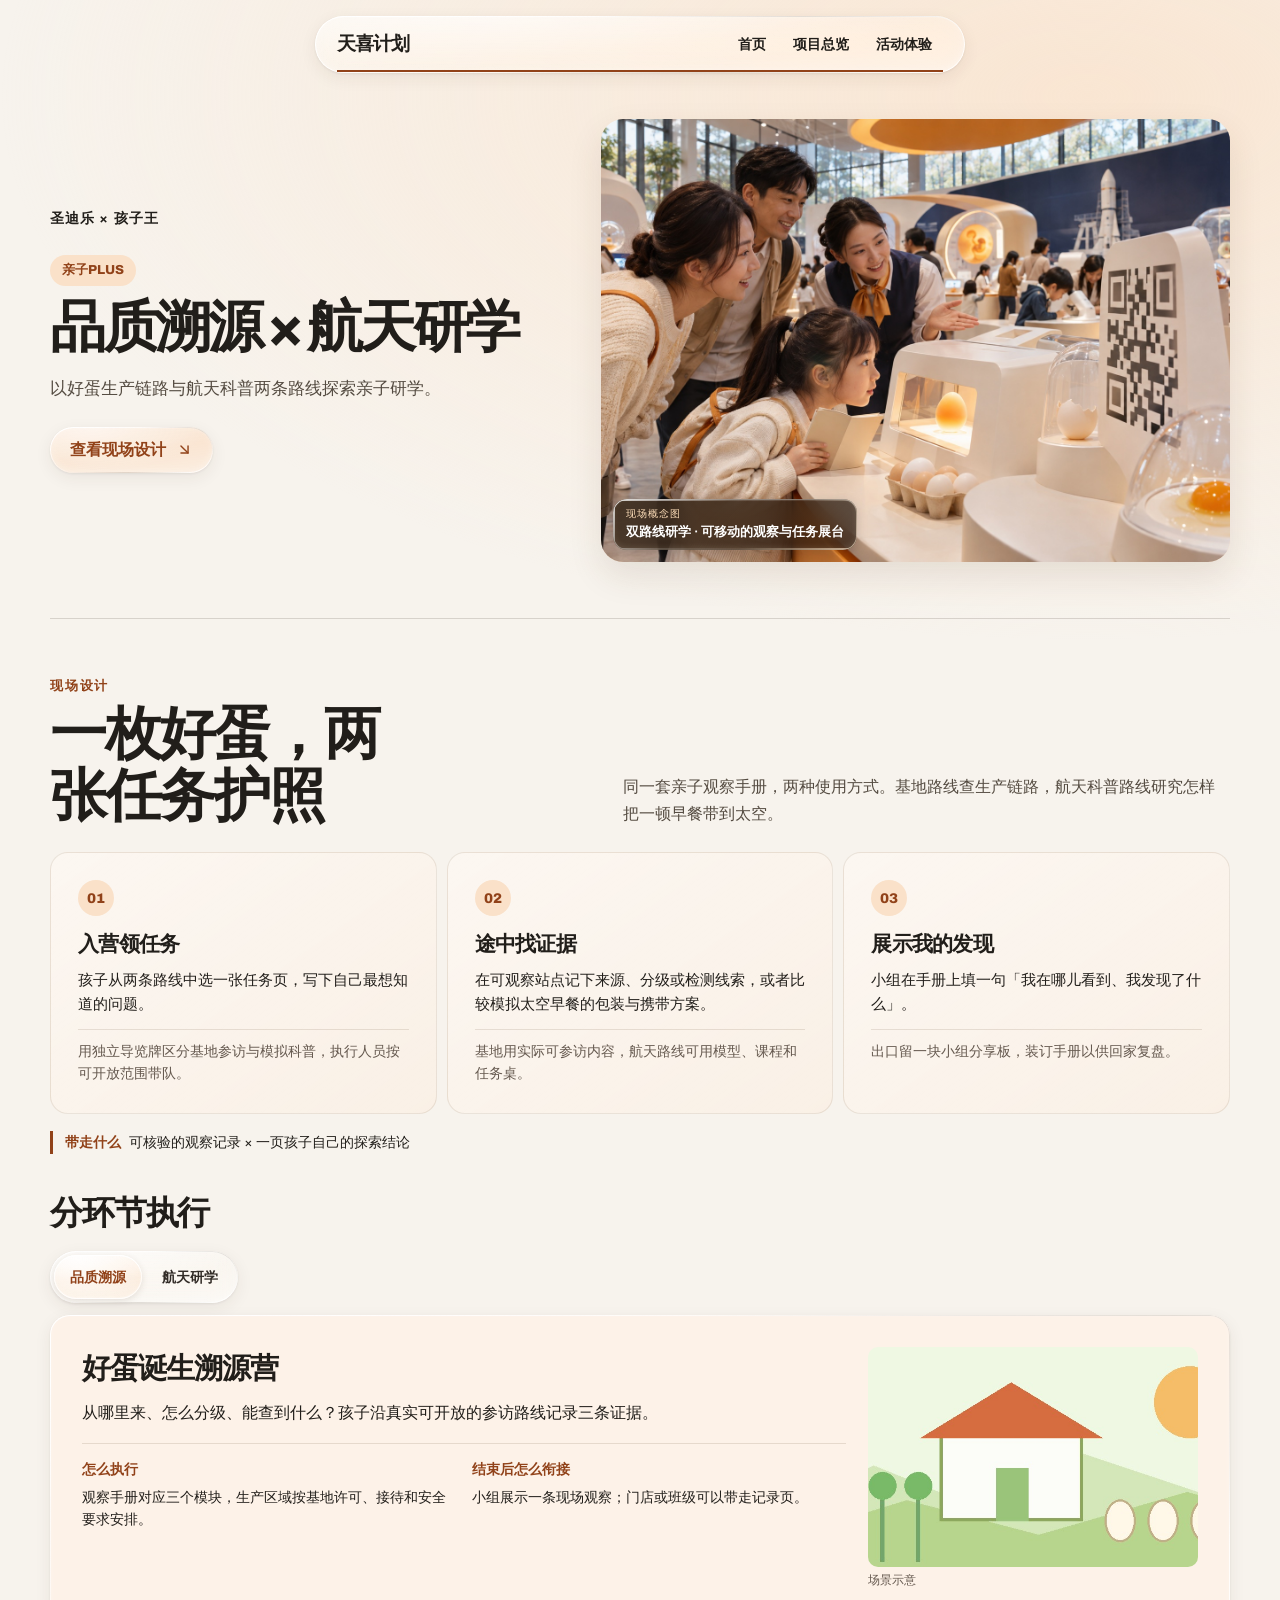
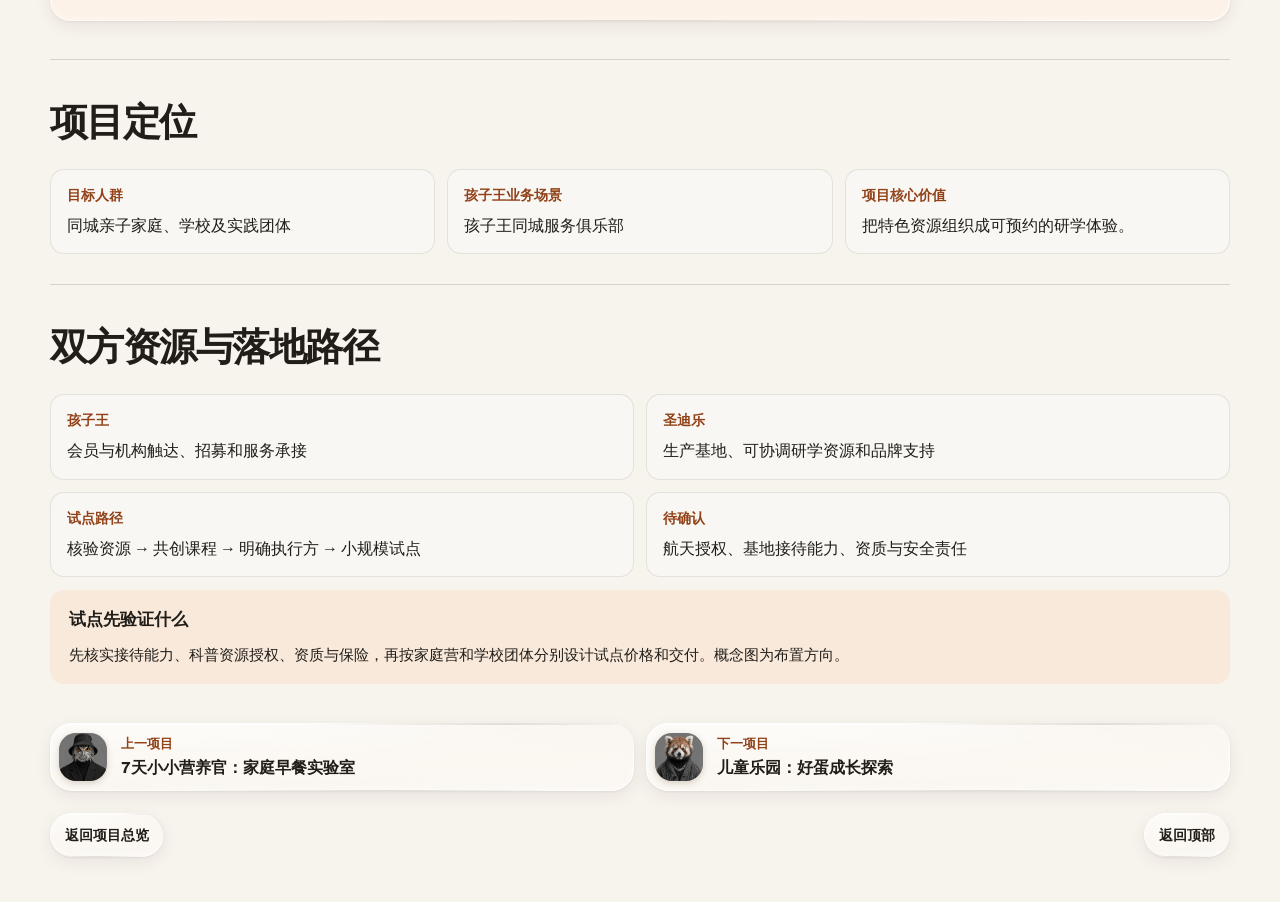
<file: projects/trace-and-space/index.html>
<!DOCTYPE html><html lang="zh-CN"><head><meta charSet="utf-8"/><meta name="viewport" content="width=device-width, initial-scale=1"/><link rel="stylesheet" href="/_next/static/css/index.CSnjSCQ8.css" data-rsc-css-href="/_next/static/css/index.CSnjSCQ8.css" data-precedence="vite-rsc/importer-resources"/><link rel="modulepreload" fetchPriority="low" href="/_next/static/chunks/index-Dlwi9YUn.js"/><script src="/_next/static/chunks/rolldown-runtime-C60lm6uB.js" type="module" async=""></script><script src="/_next/static/chunks/framework-D_rUT4EX.js" type="module" async=""></script><script src="/_next/static/chunks/app-elements-H_Dr48wG.js" type="module" async=""></script><script src="/_next/static/chunks/hash-Cp347hhd.js" type="module" async=""></script><script src="/_next/static/chunks/record-uXSNv6cl.js" type="module" async=""></script><script src="/_next/static/chunks/app-rsc-cache-busting-Ck6e4Rgs.js" type="module" async=""></script><script src="/_next/static/chunks/app-rsc-render-mode-CvTCGruk.js" type="module" async=""></script><script src="/_next/static/chunks/headers-C_MtfdF4.js" type="module" async=""></script><script src="/_next/static/chunks/protocol-headers-B9-bVeat.js" type="module" async=""></script><script src="/_next/static/chunks/deployment-id-DFhHa9wO.js" type="module" async=""></script><script src="/_next/static/chunks/navigation-errors-D5LMQqDL.js" type="module" async=""></script><link rel="modulepreload" href="/_next/static/chunks/layout-segment-context-B6NXAMNn.js" crossorigin=""/><link rel="modulepreload" href="/_next/static/chunks/tianxi-ui-CoWk11vX.js" crossorigin=""/><link rel="modulepreload" href="/_next/static/chunks/Icon-Dsrrr-Ct.js" crossorigin=""/><link rel="modulepreload" href="/_next/static/chunks/link-BgolK1j2.js" crossorigin=""/><link rel="modulepreload" href="/_next/static/chunks/app-route-prefetch-policy-BZP17Xj3.js" crossorigin=""/><link rel="modulepreload" href="/_next/static/chunks/query-DtBGhX2J.js" crossorigin=""/><title>品质溯源 × 航天研学 · 天喜计划</title><meta name="description" content="以好蛋生产链路与航天科普两条路线探索亲子研学。"/><script>Object.assign(((self[Symbol.for("vinext.navigationRuntime")]??={bootstrap:{routeManifest:null},functions:{}}).bootstrap.rsc??={rsc:[]}),{params:{"slug":"trace-and-space"},nav:{"pathname":"/projects/trace-and-space","searchParams":[]}})</script><link rel="modulepreload" href="/_next/static/chunks/index-Dlwi9YUn.js" />

<meta name="robots" content="noindex, nofollow">
<script>
(() => {
  const url = new URL(location.href);
  if (url.searchParams.has('unlock')) url.searchParams.delete('unlock');
  if (url.hash.startsWith('#k=')) url.hash = '';
  if (url.href !== location.href) history.replaceState(null, '', url);
  if (!('serviceWorker' in navigator)) return;
  const isOldPreview = worker => worker && new URL(worker.scriptURL).pathname === '/view-sw.js';
  const controlled = isOldPreview(navigator.serviceWorker.controller);
  const reload = () => {
    const marker = 'tianxi-public-migration';
    if (sessionStorage.getItem(marker)) return;
    sessionStorage.setItem(marker, 'done');
    location.reload();
  };
  if (controlled) {
    navigator.serviceWorker.addEventListener('controllerchange', reload, { once: true });
  }
  navigator.serviceWorker.getRegistration('/').then(registration => {
    if (isOldPreview(registration?.active)) return registration.update();
    if (controlled) reload();
  }).catch(() => {});
})();
</script>
</head><body><main class="tx-detail" data-theme="family" id="top"><header class="tx-nav"><div class="tx-nav-bar tx-glass"><a href="/#top" class="tx-wordmark tx-glass-link">天喜计划</a><nav class="tx-desktop-nav" aria-label="提案导航"><a href="/#top" class="tx-glass-link">首页</a><a href="/#scenes" class="tx-glass-link">项目总览</a><a href="#experience" class="tx-glass-link">活动体验</a></nav><button class="tx-menu tx-glass tx-press" type="button" aria-label="打开菜单" aria-expanded="false" aria-controls="tx-mobile-menu"><svg xmlns="http://www.w3.org/2000/svg" width="21" height="21" viewBox="0 0 24 24" fill="none" stroke="currentColor" stroke-width="2" stroke-linecap="round" stroke-linejoin="round" class="lucide lucide-menu" aria-hidden="true"><path d="M4 5h16"></path><path d="M4 12h16"></path><path d="M4 19h16"></path></svg></button></div><span class="tx-progress" aria-hidden="true"></span></header><section class="tx-hero tx-width"><div class="tx-hero-copy"><p class="tx-brand">圣迪乐 × 孩子王</p><p class="tx-theme">亲子PLUS</p><h1>品质溯源 × 航天研学</h1><p class="tx-intro">以好蛋生产链路与航天科普两条路线探索亲子研学。</p><a class="tx-action tx-glass tx-press" href="#experience">查看现场设计 <svg xmlns="http://www.w3.org/2000/svg" width="17" height="17" viewBox="0 0 24 24" fill="none" stroke="currentColor" stroke-width="2" stroke-linecap="round" stroke-linejoin="round" class="lucide lucide-arrow-down-right" aria-hidden="true"><path d="m7 7 10 10"></path><path d="M17 7v10H7"></path></svg></a></div><figure class="tx-hero-media"><img src="/assets/tianxi/concepts/trace.jpg" alt="亲子研学展台上的验蛋灯箱、观察手册与远处的航天科普展示" fetchPriority="high"/><figcaption class="tx-scene-caption tx-glass tx-glass-dark"><span>现场概念图</span><strong>双路线研学 · 可移动的观察与任务展台</strong></figcaption></figure></section><section class="tx-section tx-width tx-activation" id="experience" aria-labelledby="experience-title"><div class="tx-activation-heading"><div><p class="tx-section-label">现场设计</p><h2 id="experience-title">一枚好蛋，两张任务护照</h2></div><p class="tx-activation-overview">同一套亲子观察手册，两种使用方式。基地路线查生产链路，航天科普路线研究怎样把一顿早餐带到太空。</p></div><ol class="tx-stations"><li><span class="tx-station-number" aria-hidden="true">01</span><h3>入营领任务</h3><p>孩子从两条路线中选一张任务页，写下自己最想知道的问题。</p><p class="tx-station-setup">用独立导览牌区分基地参访与模拟科普，执行人员按可开放范围带队。</p></li><li><span class="tx-station-number" aria-hidden="true">02</span><h3>途中找证据</h3><p>在可观察站点记下来源、分级或检测线索，或者比较模拟太空早餐的包装与携带方案。</p><p class="tx-station-setup">基地用实际可参访内容，航天路线可用模型、课程和任务桌。</p></li><li><span class="tx-station-number" aria-hidden="true">03</span><h3>展示我的发现</h3><p>小组在手册上填一句「我在哪儿看到、我发现了什么」。</p><p class="tx-station-setup">出口留一块小组分享板，装订手册以供回家复盘。</p></li></ol><p class="tx-takeaway"><span>带走什么</span> <!-- -->可核验的观察记录 × 一页孩子自己的探索结论</p><h3 class="tx-tab-heading">分环节执行</h3><div class="experience-widget"><div class="glass-segment tx-glass" data-steps="2" role="tablist" aria-label="活动环节"><span class="glass-lens" aria-hidden="true"></span><button type="button" id="step-0" role="tab" aria-selected="true" aria-controls="experience-panel" tabindex="0">品质溯源</button><button type="button" id="step-1" role="tab" aria-selected="false" aria-controls="experience-panel" tabindex="-1">航天研学</button></div><div id="experience-panel" role="tabpanel" aria-labelledby="step-0" tabindex="0" class="experience-panel tx-glass"><div class="experience-content"><div class="experience-description"><h4>好蛋诞生溯源营</h4><p>从哪里来、怎么分级、能查到什么？孩子沿真实可开放的参访路线记录三条证据。</p><dl><div><dt>怎么执行</dt><dd>观察手册对应三个模块，生产区域按基地许可、接待和安全要求安排。</dd></div><div><dt>结束后怎么衔接</dt><dd>小组展示一条现场观察；门店或班级可以带走记录页。</dd></div></dl></div><figure><img src="/assets/tianxi/image4.jpeg" alt="好蛋诞生溯源营对应的场景示意图" loading="lazy"/><figcaption>场景示意</figcaption></figure></div></div></div></section><section class="tx-section tx-width" aria-labelledby="position-title"><h2 id="position-title">项目定位</h2><dl class="tx-three"><div><dt>目标人群</dt><dd>同城亲子家庭、学校及实践团体</dd></div><div><dt>孩子王业务场景</dt><dd>孩子王同城服务俱乐部</dd></div><div><dt>项目核心价值</dt><dd>把特色资源组织成可预约的研学体验。</dd></div></dl></section><section class="tx-section tx-width" aria-labelledby="resources-title"><h2 id="resources-title">双方资源与落地路径</h2><dl class="tx-two"><div><dt>孩子王</dt><dd>会员与机构触达、招募和服务承接</dd></div><div><dt>圣迪乐</dt><dd>生产基地、可协调研学资源和品牌支持</dd></div><div><dt>试点路径</dt><dd>核验资源 → 共创课程 → 明确执行方 → 小规模试点</dd></div><div><dt>待确认</dt><dd>航天授权、基地接待能力、资质与安全责任</dd></div></dl><div class="tx-pilot"><h3>试点先验证什么</h3><p>先核实接待能力、科普资源授权、资质与保险，再按家庭营和学校团体分别设计试点价格和交付。概念图为布置方向。</p></div></section><nav class="tx-related tx-width" aria-label="项目之间跳转"><a class="tx-glass tx-press fur-touch" href="/projects/breakfast-lab"><span class="tx-related-thumb"><div class="card-art" aria-hidden="true" style="background-image:url(/assets/tianxi/animal-scenes.webp);background-position:0% 100%"></div></span><span><small>上一项目</small>7天小小营养官：家庭早餐实验室</span></a><a class="tx-glass tx-press fur-touch" href="/projects/playground"><span class="tx-related-thumb"><div class="card-art" aria-hidden="true" style="background-image:url(/assets/tianxi/animal-scenes.webp);background-position:100% 100%"></div></span><span><small>下一项目</small>儿童乐园：好蛋成长探索</span></a></nav><div class="tx-bottom tx-width"><a class="tx-glass tx-press" href="/#scenes">返回项目总览</a><a class="tx-glass tx-press" href="#top">返回顶部</a></div></main><script type="module" src="/_next/static/chunks/index-Dlwi9YUn.js" id="_R_" async=""></script><script>((self[Symbol.for("vinext.navigationRuntime")]??={bootstrap:{routeManifest:null},functions:{}}).bootstrap.rsc??={rsc:[]}).rsc.push("0:{\"page:/projects/trace-and-space\":\"$L1\",\"layout:/\":\"$L2\",\"route:/projects/trace-and-space\":\"$L3\",\"__route\":\"route:/projects/trace-and-space\",\"__interceptionContext\":null,\"__layoutIds\":[\"layout:/\"],\"__rootLayout\":\"/\",\"__bfcacheSegmentIdentities\":{\"layout:/\":\"[\\\"layout\\\",\\\"layout:/\\\",\\\"root-boundary:/\\\",\\\"\\\"]\",\"page:/projects/trace-and-space\":\"[\\\"page\\\",\\\"page:/projects/:slug\\\",\\\"root-boundary:/\\\",\\\"[\\\\\\\"projects\\\\\\\",\\\\\\\"slug|trace-and-space|d\\\\\\\"]\\\"]\"},\"__srcPage\":[\"projects\",\"[slug]\",\"page\"],\"__layoutFlags\":{\"layout:/\":\"s\"},\"__artifactCompatibility\":{\"schemaVersion\":1,\"graphVersion\":\"app-route-graph:e2b6660f752f1534\",\"deploymentVersion\":\"851d81dc-f43d-4698-bafa-eb53c436cc6f\",\"appElementsSchemaVersion\":1,\"rscPayloadSchemaVersion\":1,\"rootBoundaryId\":\"/\",\"renderEpoch\":null}}\n")</script><script>((self[Symbol.for("vinext.navigationRuntime")]??={bootstrap:{routeManifest:null},functions:{}}).bootstrap.rsc??={rsc:[]}).rsc.push("4:I[\"560aba9cdc71\",[],\"Children\",1]\n")</script><script>((self[Symbol.for("vinext.navigationRuntime")]??={bootstrap:{routeManifest:null},functions:{}}).bootstrap.rsc??={rsc:[]}).rsc.push("5:I[\"fd4fecf446a8\",[],\"GlobalErrorBoundary\",1]\n")</script><script>((self[Symbol.for("vinext.navigationRuntime")]??={bootstrap:{routeManifest:null},functions:{}}).bootstrap.rsc??={rsc:[]}).rsc.push("6:I[\"b502faf0866a\",[],\"default\",1]\n")</script><script>((self[Symbol.for("vinext.navigationRuntime")]??={bootstrap:{routeManifest:null},functions:{}}).bootstrap.rsc??={rsc:[]}).rsc.push("7:I[\"fd4fecf446a8\",[],\"ErrorBoundary\",1]\n")</script><script>((self[Symbol.for("vinext.navigationRuntime")]??={bootstrap:{routeManifest:null},functions:{}}).bootstrap.rsc??={rsc:[]}).rsc.push("8:I[\"6e380a0946fa\",[],\"LayoutSegmentProvider\",1]\n")</script><script>((self[Symbol.for("vinext.navigationRuntime")]??={bootstrap:{routeManifest:null},functions:{}}).bootstrap.rsc??={rsc:[]}).rsc.push("9:I[\"560aba9cdc71\",[],\"Slot\",1]\n")</script><script>((self[Symbol.for("vinext.navigationRuntime")]??={bootstrap:{routeManifest:null},functions:{}}).bootstrap.rsc??={rsc:[]}).rsc.push("a:I[\"fd4fecf446a8\",[],\"NotFoundBoundary\",1]\n")</script><script>((self[Symbol.for("vinext.navigationRuntime")]??={bootstrap:{routeManifest:null},functions:{}}).bootstrap.rsc??={rsc:[]}).rsc.push("b:I[\"48a231584dab\",[],\"AppRouterScrollTarget\",1]\n")</script><script>((self[Symbol.for("vinext.navigationRuntime")]??={bootstrap:{routeManifest:null},functions:{}}).bootstrap.rsc??={rsc:[]}).rsc.push("c:I[\"fd4fecf446a8\",[],\"RedirectBoundary\",1]\n")</script><script>((self[Symbol.for("vinext.navigationRuntime")]??={bootstrap:{routeManifest:null},functions:{}}).bootstrap.rsc??={rsc:[]}).rsc.push(":HL[\"/_next/static/css/index.CSnjSCQ8.css\",\"style\"     ]\n")</script><script>((self[Symbol.for("vinext.navigationRuntime")]??={bootstrap:{routeManifest:null},functions:{}}).bootstrap.rsc??={rsc:[]}).rsc.push("2:[[[\"$\",\"link\",\"css:/_next/static/css/index.CSnjSCQ8.css\",{\"rel\":\"stylesheet\",\"precedence\":\"vite-rsc/importer-resources\",\"href\":\"/_next/static/css/index.CSnjSCQ8.css\",\"data-rsc-css-href\":\"/_next/static/css/index.CSnjSCQ8.css\"}],\"$undefined\"],[\"$\",\"html\",null,{\"lang\":\"zh-CN\",\"children\":[\"$\",\"body\",null,{\"children\":[\"$\",\"$L4\",null,{}]}]}]]\n")</script><script>((self[Symbol.for("vinext.navigationRuntime")]??={bootstrap:{routeManifest:null},functions:{}}).bootstrap.rsc??={rsc:[]}).rsc.push("3:[[[\"$\",\"meta\",null,{\"charSet\":\"utf-8\"}],[[\"$\",\"title\",\"0\",{\"children\":\"品质溯源 × 航天研学 · 天喜计划\"}],[\"$\",\"meta\",\"1\",{\"name\":\"description\",\"content\":\"以好蛋生产链路与航天科普两条路线探索亲子研学。\"}]],[[\"$\",\"meta\",\"0\",{\"name\":\"viewport\",\"content\":\"width=device-width, initial-scale=1\"}]]],[\"$\",\"$L5\",null,{\"fallback\":\"$6\",\"children\":[\"$\",\"$L7\",null,{\"fallback\":\"$6\",\"children\":[\"$\",\"$L8\",null,{\"providerId\":\"layout:/\",\"segmentMap\":{\"children\":[\"projects\",\"trace-and-space\"]},\"children\":[\"$\",\"$L9\",null,{\"id\":\"layout:/\",\"parallelSlots\":\"$undefined\",\"children\":[\"$\",\"$La\",null,{\"resetKey\":\"projects\",\"fallback\":[[\"$\",\"title\",null,{\"children\":\"404: This page could not be found.\"}],[\"$\",\"div\",null,{\"style\":{\"fontFamily\":\"system-ui,\\\"Segoe UI\\\",Roboto,Helvetica,Arial,sans-serif,\\\"Apple Color Emoji\\\",\\\"Segoe UI Emoji\\\"\",\"height\":\"100vh\",\"textAlign\":\"center\",\"display\":\"flex\",\"flexDirection\":\"column\",\"alignItems\":\"center\",\"justifyContent\":\"center\"},\"children\":[\"$\",\"div\",null,{\"children\":[[\"$\",\"style\",null,{\"dangerouslySetInnerHTML\":{\"__html\":\"body{color:#000;background:#fff;margin:0}.next-error-h1{border-right:1px solid rgba(0,0,0,.3)}@media (prefers-color-scheme:dark){body{color:#fff;background:#000}.next-error-h1{border-right:1px solid rgba(255,255,255,.3)}}\"}}],[\"$\",\"h1\",null,{\"className\":\"next-error-h1\",\"style\":{\"display\":\"inline-block\",\"margin\":\"0 20px 0 0\",\"padding\":\"0 23px 0 0\",\"fontSize\":24,\"fontWeight\":500,\"verticalAlign\":\"top\",\"lineHeight\":\"49px\"},\"children\":404}],[\"$\",\"div\",null,{\"style\":{\"display\":\"inline-block\"},\"children\":[\"$\",\"h2\",null,{\"style\":{\"fontSize\":14,\"fontWeight\":400,\"lineHeight\":\"49px\",\"margin\":0},\"children\":\"This page could not be found.\"}]}]]}]}]],\"children\":[\"$\",\"$Lb\",null,{\"children\":[\"$\",\"$Lc\",null,{\"children\":[[\"$\",\"$L8\",null,{\"providerId\":\"page:/projects/trace-and-space\",\"segmentMap\":{\"children\":[\"__PAGE__\"]},\"children\":[\"$\",\"$L9\",null,{\"id\":\"page:/projects/trace-and-space\"}]}],null]}]}]}]}]}]}]}],null,null]\n")</script><script>((self[Symbol.for("vinext.navigationRuntime")]??={bootstrap:{routeManifest:null},functions:{}}).bootstrap.rsc??={rsc:[]}).rsc.push("d:I[\"148e1e900a58\",[],\"DetailNav\",1]\n")</script><script>((self[Symbol.for("vinext.navigationRuntime")]??={bootstrap:{routeManifest:null},functions:{}}).bootstrap.rsc??={rsc:[]}).rsc.push("e:I[\"066132fd2803\",[],\"default\",1]\n")</script><script>((self[Symbol.for("vinext.navigationRuntime")]??={bootstrap:{routeManifest:null},functions:{}}).bootstrap.rsc??={rsc:[]}).rsc.push("f:I[\"148e1e900a58\",[],\"ExperienceTabs\",1]\n")</script><script>((self[Symbol.for("vinext.navigationRuntime")]??={bootstrap:{routeManifest:null},functions:{}}).bootstrap.rsc??={rsc:[]}).rsc.push(":HL[\"/assets/tianxi/concepts/trace.jpg\",\"image\",{\"fetchPriority\":\"high\"}]\n")</script><script>((self[Symbol.for("vinext.navigationRuntime")]??={bootstrap:{routeManifest:null},functions:{}}).bootstrap.rsc??={rsc:[]}).rsc.push("1:[\"$\",\"main\",null,{\"className\":\"tx-detail\",\"data-theme\":\"family\",\"id\":\"top\",\"children\":[[\"$\",\"$Ld\",null,{}],[\"$\",\"section\",null,{\"className\":\"tx-hero tx-width\",\"children\":[[\"$\",\"div\",null,{\"className\":\"tx-hero-copy\",\"children\":[[\"$\",\"p\",null,{\"className\":\"tx-brand\",\"children\":\"圣迪乐 × 孩子王\"}],[\"$\",\"p\",null,{\"className\":\"tx-theme\",\"children\":\"亲子PLUS\"}],[\"$\",\"h1\",null,{\"children\":[\"品质溯源 × 航天研学\",\"$undefined\"]}],[\"$\",\"p\",null,{\"className\":\"tx-intro\",\"children\":\"以好蛋生产链路与航天科普两条路线探索亲子研学。\"}],[\"$\",\"a\",null,{\"className\":\"tx-action tx-glass tx-press\",\"href\":\"#experience\",\"children\":[\"查看现场设计 \",[\"$\",\"$Le\",null,{\"ref\":\"$undefined\",\"iconNode\":[[\"path\",{\"d\":\"m7 7 10 10\",\"key\":\"1fmybs\"}],[\"path\",{\"d\":\"M17 7v10H7\",\"key\":\"6fjiku\"}]],\"className\":\"lucide-arrow-down-right\",\"size\":17,\"aria-hidden\":\"true\"}]]}]]}],[\"$\",\"figure\",null,{\"className\":\"tx-hero-media\",\"children\":[[\"$\",\"img\",null,{\"src\":\"/assets/tianxi/concepts/trace.jpg\",\"alt\":\"亲子研学展台上的验蛋灯箱、观察手册与远处的航天科普展示\",\"fetchPriority\":\"high\"}],[\"$\",\"figcaption\",null,{\"className\":\"tx-scene-caption tx-glass tx-glass-dark\",\"children\":[[\"$\",\"span\",null,{\"children\":\"现场概念图\"}],[\"$\",\"strong\",null,{\"children\":\"双路线研学 · 可移动的观察与任务展台\"}]]}]]}]]}],[\"$\",\"section\",null,{\"className\":\"tx-section tx-width tx-activation\",\"id\":\"experience\",\"aria-labelledby\":\"experience-title\",\"children\":[[\"$\",\"div\",null,{\"className\":\"tx-activation-heading\",\"children\":[[\"$\",\"div\",null,{\"children\":[[\"$\",\"p\",null,{\"className\":\"tx-section-label\",\"children\":\"现场设计\"}],[\"$\",\"h2\",null,{\"id\":\"experience-title\",\"children\":\"一枚好蛋，两张任务护照\"}]]}],[\"$\",\"p\",null,{\"className\":\"tx-activation-overview\",\"children\":\"同一套亲子观察手册，两种使用方式。基地路线查生产链路，航天科普路线研究怎样把一顿早餐带到太空。\"}]]}],[\"$\",\"ol\",null,{\"className\":\"tx-stations\",\"children\":[[\"$\",\"li\",\"入营领任务\",{\"children\":[[\"$\",\"span\",null,{\"className\":\"tx-station-number\",\"aria-hidden\":\"true\",\"children\":\"01\"}],[\"$\",\"h3\",null,{\"children\":\"入营领任务\"}],[\"$\",\"p\",null,{\"children\":\"孩子从两条路线中选一张任务页，写下自己最想知道的问题。\"}],[\"$\",\"p\",null,{\"className\":\"tx-station-setup\",\"children\":\"用独立导览牌区分基地参访与模拟科普，执行人员按可开放范围带队。\"}]]}],[\"$\",\"li\",\"途中找证据\",{\"children\":[[\"$\",\"span\",null,{\"className\":\"tx-station-number\",\"aria-hidden\":\"true\",\"children\":\"02\"}],[\"$\",\"h3\",null,{\"children\":\"途中找证据\"}],[\"$\",\"p\",null,{\"children\":\"在可观察站点记下来源、分级或检测线索，或者比较模拟太空早餐的包装与携带方案。\"}],[\"$\",\"p\",null,{\"className\":\"tx-station-setup\",\"children\":\"基地用实际可参访内容，航天路线可用模型、课程和任务桌。\"}]]}],[\"$\",\"li\",\"展示我的发现\",{\"children\":[[\"$\",\"span\",null,{\"className\":\"tx-station-number\",\"aria-hidden\":\"true\",\"children\":\"03\"}],[\"$\",\"h3\",null,{\"children\":\"展示我的发现\"}],[\"$\",\"p\",null,{\"children\":\"小组在手册上填一句「我在哪儿看到、我发现了什么」。\"}],[\"$\",\"p\",null,{\"className\":\"tx-station-setup\",\"children\":\"出口留一块小组分享板，装订手册以供回家复盘。\"}]]}]]}],false,[\"$\",\"p\",null,{\"className\":\"tx-takeaway\",\"children\":[[\"$\",\"span\",null,{\"children\":\"带走什么\"}],\" \",\"可核验的观察记录 × 一页孩子自己的探索结论\"]}],[\"$\",\"h3\",null,{\"className\":\"tx-tab-heading\",\"children\":\"分环节执行\"}],[\"$\",\"$Lf\",\"trace-and-space\",{\"steps\":[{\"label\":\"品质溯源\",\"title\":\"好蛋诞生溯源营\",\"summary\":\"从哪里来、怎么分级、能查到什么？孩子沿真实可开放的参访路线记录三条证据。\",\"setup\":\"观察手册对应三个模块，生产区域按基地许可、接待和安全要求安排。\",\"handoff\":\"小组展示一条现场观察；门店或班级可以带走记录页。\",\"image\":\"/assets/tianxi/image4.jpeg\"},{\"label\":\"航天研学\",\"title\":\"小小航天探索营\",\"summary\":\"从携带、包装、使用三项要求出发，小组为一顿模拟太空早餐设计包装。\",\"setup\":\"先做可移动模拟任务桌与展示模型。实际合作场馆、参访和品牌授权另行核实。\",\"handoff\":\"孩子带走一张太空早餐任务卡及小组方案。\",\"image\":\"/assets/tianxi/image5.jpeg\"}]}]]}],[\"$\",\"section\",null,{\"className\":\"tx-section tx-width\",\"aria-labelledby\":\"position-title\",\"children\":[[\"$\",\"h2\",null,{\"id\":\"position-title\",\"children\":\"项目定位\"}],[\"$\",\"dl\",null,{\"className\":\"tx-three\",\"children\":[[\"$\",\"div\",null,{\"children\":[[\"$\",\"dt\",null,{\"children\":\"目标人群\"}],[\"$\",\"dd\",null,{\"children\":\"同城亲子家庭、学校及实践团体\"}]]}],[\"$\",\"div\",null,{\"children\":[[\"$\",\"dt\",null,{\"children\":\"孩子王业务场景\"}],[\"$\",\"dd\",null,{\"children\":\"孩子王同城服务俱乐部\"}]]}],[\"$\",\"div\",null,{\"children\":[[\"$\",\"dt\",null,{\"children\":\"项目核心价值\"}],[\"$\",\"dd\",null,{\"children\":\"把特色资源组织成可预约的研学体验。\"}]]}]]}]]}],[\"$\",\"section\",null,{\"className\":\"tx-section tx-width\",\"aria-labelledby\":\"resources-title\",\"children\":[[\"$\",\"h2\",null,{\"id\":\"resources-title\",\"children\":\"双方资源与落地路径\"}],[\"$\",\"dl\",null,{\"className\":\"tx-two\",\"children\":[[\"$\",\"div\",null,{\"children\":[[\"$\",\"dt\",null,{\"children\":\"孩子王\"}],[\"$\",\"dd\",null,{\"children\":\"会员与机构触达、招募和服务承接\"}]]}],[\"$\",\"div\",null,{\"children\":[[\"$\",\"dt\",null,{\"children\":\"圣迪乐\"}],[\"$\",\"dd\",null,{\"children\":\"生产基地、可协调研学资源和品牌支持\"}]]}],[\"$\",\"div\",null,{\"children\":[[\"$\",\"dt\",null,{\"children\":\"试点路径\"}],[\"$\",\"dd\",null,{\"children\":\"核验资源 → 共创课程 → 明确执行方 → 小规模试点\"}]]}],[\"$\",\"div\",null,{\"children\":[[\"$\",\"dt\",null,{\"children\":\"待确认\"}],[\"$\",\"dd\",null,{\"children\":\"航天授权、基地接待能力、资质与安全责任\"}]]}]]}],[\"$\",\"div\",null,{\"className\":\"tx-pilot\",\"children\":[[\"$\",\"h3\",null,{\"children\":\"试点先验证什么\"}],[\"$\",\"p\",null,{\"children\":\"先核实接待能力、科普资源授权、资质与保险，再按家庭营和学校团体分别设计试点价格和交付。概念图为布置方向。\"}]]}]]}],[\"$\",\"nav\",null,{\"className\":\"tx-related tx-width\",\"aria-label\":\"项目之间跳转\",\"children\":[[\"$\",\"a\",null,{\"className\":\"tx-glass tx-press fur-touch\",\"href\":\"/projects/breakfast-lab\",\"children\":[\"$L10\",\"$L11\"]}],\"$L12\"]}],\"$L13\"]}]\n")</script><script>((self[Symbol.for("vinext.navigationRuntime")]??={bootstrap:{routeManifest:null},functions:{}}).bootstrap.rsc??={rsc:[]}).rsc.push("14:I[\"148e1e900a58\",[],\"AnimalArt\",1]\n")</script><script>((self[Symbol.for("vinext.navigationRuntime")]??={bootstrap:{routeManifest:null},functions:{}}).bootstrap.rsc??={rsc:[]}).rsc.push("10:[\"$\",\"span\",null,{\"className\":\"tx-related-thumb\",\"children\":[\"$\",\"$L14\",null,{\"index\":3}]}]\n")</script><script>((self[Symbol.for("vinext.navigationRuntime")]??={bootstrap:{routeManifest:null},functions:{}}).bootstrap.rsc??={rsc:[]}).rsc.push("11:[\"$\",\"span\",null,{\"children\":[[\"$\",\"small\",null,{\"children\":\"上一项目\"}],\"7天小小营养官：家庭早餐实验室\"]}]\n")</script><script>((self[Symbol.for("vinext.navigationRuntime")]??={bootstrap:{routeManifest:null},functions:{}}).bootstrap.rsc??={rsc:[]}).rsc.push("12:[\"$\",\"a\",null,{\"className\":\"tx-glass tx-press fur-touch\",\"href\":\"/projects/playground\",\"children\":[[\"$\",\"span\",null,{\"className\":\"tx-related-thumb\",\"children\":[\"$\",\"$L14\",null,{\"index\":5}]}],[\"$\",\"span\",null,{\"children\":[[\"$\",\"small\",null,{\"children\":\"下一项目\"}],\"儿童乐园：好蛋成长探索\"]}]]}]\n")</script><script>((self[Symbol.for("vinext.navigationRuntime")]??={bootstrap:{routeManifest:null},functions:{}}).bootstrap.rsc??={rsc:[]}).rsc.push("13:[\"$\",\"div\",null,{\"className\":\"tx-bottom tx-width\",\"children\":[[\"$\",\"a\",null,{\"className\":\"tx-glass tx-press\",\"href\":\"/#scenes\",\"children\":\"返回项目总览\"}],[\"$\",\"a\",null,{\"className\":\"tx-glass tx-press\",\"href\":\"#top\",\"children\":\"返回顶部\"}]]}]\n")</script><script>Object.assign(((self[Symbol.for("vinext.navigationRuntime")]??={bootstrap:{routeManifest:null},functions:{}}).bootstrap.rsc??={rsc:[]}),{"initialCacheKind":"static"});((self[Symbol.for("vinext.navigationRuntime")]??={bootstrap:{routeManifest:null},functions:{}}).bootstrap.rsc??={rsc:[]}).done=true</script></body></html>
</file>
<file: _next/static/css/index.CSnjSCQ8.css>
/*! tailwindcss v4.2.1 | MIT License | https://tailwindcss.com */
@layer properties{@supports (((-webkit-hyphens:none)) and (not (margin-trim:inline))) or ((-moz-orient:inline) and (not (color:rgb(from red r g b)))){*,:before,:after{--tw-border-style:solid;--tw-blur:initial;--tw-brightness:initial;--tw-contrast:initial;--tw-grayscale:initial;--tw-hue-rotate:initial;--tw-invert:initial;--tw-opacity:initial;--tw-saturate:initial;--tw-sepia:initial;--tw-drop-shadow:initial;--tw-drop-shadow-color:initial;--tw-drop-shadow-alpha:100%;--tw-drop-shadow-size:initial}::backdrop{--tw-border-style:solid;--tw-blur:initial;--tw-brightness:initial;--tw-contrast:initial;--tw-grayscale:initial;--tw-hue-rotate:initial;--tw-invert:initial;--tw-opacity:initial;--tw-saturate:initial;--tw-sepia:initial;--tw-drop-shadow:initial;--tw-drop-shadow-color:initial;--tw-drop-shadow-alpha:100%;--tw-drop-shadow-size:initial}}}@layer theme{:root,:host{--font-sans:ui-sans-serif, system-ui, sans-serif, "Apple Color Emoji", "Segoe UI Emoji", "Segoe UI Symbol", "Noto Color Emoji";--font-mono:ui-monospace, SFMono-Regular, Menlo, Monaco, Consolas, "Liberation Mono", "Courier New", monospace;--spacing:.25rem;--default-font-family:var(--font-sans);--default-mono-font-family:var(--font-mono)}}@layer base{*,:after,:before{box-sizing:border-box;border:0 solid;margin:0;padding:0}::backdrop{box-sizing:border-box;border:0 solid;margin:0;padding:0}::file-selector-button{box-sizing:border-box;border:0 solid;margin:0;padding:0}html,:host{-webkit-text-size-adjust:100%;tab-size:4;line-height:1.5;font-family:var(--default-font-family,ui-sans-serif, system-ui, sans-serif, "Apple Color Emoji", "Segoe UI Emoji", "Segoe UI Symbol", "Noto Color Emoji");font-feature-settings:var(--default-font-feature-settings,normal);font-variation-settings:var(--default-font-variation-settings,normal);-webkit-tap-highlight-color:transparent}hr{height:0;color:inherit;border-top-width:1px}abbr:where([title]){-webkit-text-decoration:underline dotted;text-decoration:underline dotted}h1,h2,h3,h4,h5,h6{font-size:inherit;font-weight:inherit}a{color:inherit;-webkit-text-decoration:inherit;-webkit-text-decoration:inherit;-webkit-text-decoration:inherit;-webkit-text-decoration:inherit;text-decoration:inherit}b,strong{font-weight:bolder}code,kbd,samp,pre{font-family:var(--default-mono-font-family,ui-monospace, SFMono-Regular, Menlo, Monaco, Consolas, "Liberation Mono", "Courier New", monospace);font-feature-settings:var(--default-mono-font-feature-settings,normal);font-variation-settings:var(--default-mono-font-variation-settings,normal);font-size:1em}small{font-size:80%}sub,sup{vertical-align:baseline;font-size:75%;line-height:0;position:relative}sub{bottom:-.25em}sup{top:-.5em}table{text-indent:0;border-color:inherit;border-collapse:collapse}:-moz-focusring{outline:auto}progress{vertical-align:baseline}summary{display:list-item}ol,ul,menu{list-style:none}img,svg,video,canvas,audio,iframe,embed,object{vertical-align:middle;display:block}img,video{max-width:100%;height:auto}button,input,select,optgroup,textarea{font:inherit;font-feature-settings:inherit;font-variation-settings:inherit;letter-spacing:inherit;color:inherit;opacity:1;background-color:#0000;border-radius:0}::file-selector-button{font:inherit;font-feature-settings:inherit;font-variation-settings:inherit;letter-spacing:inherit;color:inherit;opacity:1;background-color:#0000;border-radius:0}:where(select:is([multiple],[size])) optgroup{font-weight:bolder}:where(select:is([multiple],[size])) optgroup option{padding-inline-start:20px}::file-selector-button{margin-inline-end:4px}::placeholder{opacity:1}@supports (not ((-webkit-appearance:-apple-pay-button))) or (contain-intrinsic-size:1px){::placeholder{color:currentColor}@supports (color:color-mix(in lab, red, red)){::placeholder{color:color-mix(in oklab, currentcolor 50%, transparent)}}}textarea{resize:vertical}::-webkit-search-decoration{-webkit-appearance:none}::-webkit-date-and-time-value{min-height:1lh;text-align:inherit}::-webkit-datetime-edit{display:inline-flex}::-webkit-datetime-edit-fields-wrapper{padding:0}::-webkit-datetime-edit{padding-block:0}::-webkit-datetime-edit-year-field{padding-block:0}::-webkit-datetime-edit-month-field{padding-block:0}::-webkit-datetime-edit-day-field{padding-block:0}::-webkit-datetime-edit-hour-field{padding-block:0}::-webkit-datetime-edit-minute-field{padding-block:0}::-webkit-datetime-edit-second-field{padding-block:0}::-webkit-datetime-edit-millisecond-field{padding-block:0}::-webkit-datetime-edit-meridiem-field{padding-block:0}::-webkit-calendar-picker-indicator{line-height:1}:-moz-ui-invalid{box-shadow:none}button,input:where([type=button],[type=reset],[type=submit]){-webkit-appearance:button;appearance:button}::file-selector-button{-webkit-appearance:button;appearance:button}::-webkit-inner-spin-button{height:auto}::-webkit-outer-spin-button{height:auto}[hidden]:where(:not([hidden=until-found])){display:none!important}}@layer components;@layer utilities{.sr-only{clip-path:inset(50%);white-space:nowrap;border-width:0;width:1px;height:1px;margin:-1px;padding:0;position:absolute;overflow:hidden}.start{inset-inline-start:var(--spacing)}.end{inset-inline-end:var(--spacing)}.container{width:100%}@media (min-width:40rem){.container{max-width:40rem}}@media (min-width:48rem){.container{max-width:48rem}}@media (min-width:64rem){.container{max-width:64rem}}@media (min-width:80rem){.container{max-width:80rem}}@media (min-width:96rem){.container{max-width:96rem}}.resize{resize:both}.border{border-style:var(--tw-border-style);border-width:1px}.filter{filter:var(--tw-blur,) var(--tw-brightness,) var(--tw-contrast,) var(--tw-grayscale,) var(--tw-hue-rotate,) var(--tw-invert,) var(--tw-saturate,) var(--tw-sepia,) var(--tw-drop-shadow,)}}@font-face{font-family:Archivo;src:url(/assets/tianxi/archivo.woff2)}:root{--bone:#e9e6e1;--ink:#0b0b0b;--mute:#77736d;--orange:#ff5a1f;--line:#0b0b0b24}*{box-sizing:border-box}html,body{background:var(--bone);color:var(--ink);scroll-behavior:smooth;margin:0;font-family:Archivo,PingFang SC,sans-serif}body{overflow-x:hidden}a{color:inherit;text-decoration:none}button{font:inherit;color:inherit;border:0}.grain{z-index:60;pointer-events:none;opacity:.05;mix-blend-mode:multiply;background-image:url("data:image/svg+xml,%3Csvg viewBox='0 0 240 240' xmlns='http://www.w3.org/2000/svg'%3E%3Cfilter id='n'%3E%3CfeTurbulence type='fractalNoise' baseFrequency='.9' numOctaves='2'/%3E%3C/filter%3E%3Crect width='100%25' height='100%25' filter='url(%23n)'/%3E%3C/svg%3E");animation:1s steps(6,end) infinite grain;position:fixed;inset:-50%}.vignette{z-index:59;pointer-events:none;position:fixed;inset:0;box-shadow:inset 0 0 180px #3c342c2e}@keyframes grain{0%,to{transform:translate(0)}33%{transform:translate(-3%,2%)}66%{transform:translate(2%,-4%)}}.topbar{z-index:40;pointer-events:none;align-items:center;height:76px;padding:8px 3.7vw;display:flex;position:fixed;inset:0 0 auto}.topbar>*{pointer-events:auto}.pill{-webkit-backdrop-filter:blur(12px);backdrop-filter:blur(12px);letter-spacing:.06em;background:#ffffff73;border-radius:999px;align-items:center;gap:18px;height:50px;padding:0 9px 0 23px;font-size:12px;font-weight:800;display:flex}.pill i{color:#fff;background:#0b0b0b;border-radius:50%;place-items:center;width:32px;height:32px;transition:all .4s;display:grid}.pill:hover i{background:var(--orange);transform:rotate(90deg)}.market{margin-left:auto;margin-right:20px}.nav-center{letter-spacing:.18em;font-size:12px;font-weight:700;position:absolute;left:50%;transform:translate(-50%)}.menu-btn{cursor:pointer;background:#fff;border-radius:50%;place-items:center;width:50px;height:50px;display:grid}.menu-btn svg{width:20px}.mini-logo{opacity:0;font-size:26px;font-weight:900;transition:all .4s;position:absolute;left:3.7vw;transform:translateY(-8px)}.mini-logo span{vertical-align:top;font-size:.42em}.scrolled .pill,.scrolled .nav-center{opacity:0;pointer-events:none;transform:translateY(-10px)}.scrolled .nav-center{transform:translate(-50%,-10px)}.scrolled .mini-logo{opacity:1;transform:none}.overlay{z-index:35;-webkit-backdrop-filter:blur(20px);backdrop-filter:blur(20px);opacity:0;visibility:hidden;background:#e9e6e1e0;flex-direction:column;justify-content:center;padding:0 4vw;transition:all .45s;display:flex;position:fixed;inset:0}.overlay.open{opacity:1;visibility:visible}.overlay a{letter-spacing:-.06em;font-size:clamp(46px,7vw,100px);font-weight:900;line-height:1.05;transition:all .5s;transform:translateY(30px)}.overlay.open a{transform:none}.overlay a:hover{color:var(--orange)}.overlay span{letter-spacing:.15em;margin-right:2em;font-size:.15em;font-weight:600}.stage-wrap{height:400vh;position:relative}.scene{background:#c8c0b7;height:100vh;margin-bottom:-100vh;position:sticky;top:0;overflow:hidden}.scene video{object-fit:cover;width:100%;height:100%}.wash{mix-blend-mode:screen;background:linear-gradient(90deg,#e9e6e138,#0000 45%,#e9e6e126);position:absolute;inset:0}.mobile-hero,.mobile-story{display:none}.hero{z-index:1;height:100vh;position:relative;overflow:hidden}.hero-frame{height:100%;padding-top:8vh;position:relative}.hero h1{letter-spacing:-.085em;white-space:nowrap;margin:0 3.6vw;font-size:clamp(110px,16.1vw,232px);font-weight:800;line-height:.8}.hero h1 span{animation:1s cubic-bezier(.16,1,.3,1) both rise;display:inline-block}.hero h1 span:nth-child(2){animation-delay:80ms}.hero h1 span:nth-child(3){animation-delay:.16s}.hero h1 sup{vertical-align:top;margin-left:.12em;font-size:.26em}.hero-copy{flex-direction:column;font-size:14px;line-height:1.45;display:flex;position:absolute;top:34%}.hero-copy b{margin-bottom:4px;font-size:15px}.copy-a{left:4%}.copy-b{right:5.5%}.hero-tag{border-left:3px solid var(--orange);flex-direction:column;gap:5px;padding-left:12px;display:flex;position:absolute;bottom:25%;right:6%}.hero-tag small{letter-spacing:.2em;font-size:9px}.hero-tag b{font-size:13px}.scroll-cue{letter-spacing:.18em;align-items:center;gap:12px;font-size:10px;font-weight:800;display:flex;position:absolute;bottom:8%;left:4%}.scroll-cue svg{width:20px}@keyframes rise{0%{opacity:0;transform:translateY(60%)rotate(4deg)}to{opacity:1;transform:none}}.walk{z-index:1;height:300vh;position:relative}.story{pointer-events:none;flex-direction:column;justify-content:center;width:35vw;height:100vh;display:flex;position:sticky;top:0}.story span{letter-spacing:.3em;color:var(--mute);margin-bottom:18px;font-size:10px}.story h2{letter-spacing:-.07em;margin:0 0 30px;font-size:clamp(48px,5vw,76px);font-weight:900;line-height:.92}.story p{max-width:390px;font-size:15px;line-height:1.7}.story-one{opacity:0;margin-left:60%;animation:linear both story1;animation-timeline:view();animation-range:entry 30% exit 40%}.story-two{opacity:0;margin-top:-100vh;margin-left:6%;animation:linear both story2;animation-timeline:view();animation-range:entry 15% exit 65%}@keyframes story1{20%,70%{opacity:1}to{opacity:0}}@keyframes story2{20%,to{opacity:1}}.progress{gap:7px;display:flex;position:absolute;top:35%;right:4%}.progress i{background:var(--line);width:45px;height:3px}.partners{z-index:3;background:linear-gradient(#e9e6e1,#f4f3f1);min-height:100vh;padding:8vh 0 0;position:relative}.section-head{grid-template-columns:70px auto 1fr;align-items:end;padding:0 3.5vw;display:grid}.section-head>span{letter-spacing:.3em;color:var(--mute);align-self:start;font-size:10px}.section-head h2{letter-spacing:-.07em;margin:0;font-size:clamp(54px,6vw,88px);line-height:.8}.section-head p{color:#4d4944;justify-self:end;max-width:340px;font-size:14px;line-height:1.6}.card-track{scrollbar-width:none;cursor:grab;gap:18px;padding:36px 3.5vw 0;display:flex;overflow-x:auto}.scene-card{aspect-ratio:.85;background:#ccc;flex:0 0 clamp(230px,19vw,280px);position:relative;overflow:hidden}.card-art{filter:grayscale(.85);background-size:304.9% 203.25%;transition:all 1s;position:absolute;inset:0}.scene-card:hover .card-art{filter:none;transform:scale(1.06)}.caption{color:#fff;background:linear-gradient(#0000,#000000a3);justify-content:space-between;align-items:end;padding:70px 14px 14px;transition:all .45s;display:flex;position:absolute;inset:auto 0 0;transform:translateY(100%)}.scene-card:hover .caption{transform:none}.caption b{font-size:13px}.caption span{letter-spacing:.12em;font-size:9px}.track-line{background:var(--line);height:2px;margin:50px 3.5vw}.track-line i{background:#111;width:34%;height:100%;display:block}footer{grid-template-columns:1.7fr 1fr 1fr auto;align-items:start;gap:5vw;padding:4vh 3.5vw 8vh;display:grid}.manifest b,.connect{font-size:clamp(21px,2vw,29px);font-weight:900;line-height:1.05}.manifest span{color:var(--mute);letter-spacing:.18em;margin-top:18px;font-size:10px;display:block}.links{flex-direction:column;gap:11px;font-size:13px;display:flex}.links a{align-items:center;gap:5px;display:flex}.links svg{width:14px}.links a:hover{color:var(--orange)}.sound{background:var(--ink);color:#fff;cursor:pointer;border-radius:999px;padding:12px 18px;font-size:11px}.legal{border-top:1px solid var(--line);letter-spacing:.25em;color:var(--mute);gap:7vw;margin:0 3.5vw;padding:30px 0 45px;font-size:9px;display:flex}@media (max-width:820px){.grain{display:none}.vignette{box-shadow:inset 0 0 80px #3c342c1f}.topbar{height:70px;padding:14px 16px}.pill{height:42px;padding-left:16px;font-size:10px}.pill i{width:30px;height:30px}.market,.nav-center{display:none}.menu-btn{width:42px;height:42px;margin-left:auto}.mini-logo{display:none}.stage-wrap{height:auto}.scene{width:100%;height:780px;margin:0;position:absolute;top:0}.scene video{display:none}.mobile-hero{object-fit:cover;object-position:57% 40%;width:100%;height:100%;display:block;-webkit-mask-image:linear-gradient(#0000 0,#000 24%);mask-image:linear-gradient(#0000 0,#000 24%)}.hero{height:780px;padding-top:84px}.hero h1{white-space:normal;margin:0 16px;font-size:21vw;line-height:.9}.hero-copy{font-size:12px;top:270px}.copy-a{left:18px}.copy-b{top:360px;left:18px;right:auto}.hero-tag{bottom:32px;right:18px}.scroll-cue{display:none}.walk{background:var(--bone);height:auto;padding:90px 18px 0}.story{width:auto;height:auto;margin:0 0 80px;animation:none;position:relative;top:auto;opacity:1!important}.story h2{font-size:42px}.story p{font-size:14px}.mobile-story{object-fit:cover;object-position:72% 50%;width:calc(100% + 36px);height:520px;margin-left:-18px;display:block}.progress{display:none}.partners{padding-top:70px}.section-head{padding:0 18px;display:block}.section-head>span{margin-bottom:20px;display:block}.section-head h2{font-size:58px}.section-head p{margin-top:28px}.card-track{gap:12px;padding:28px 18px 0}.scene-card{flex-basis:240px}.card-art{filter:grayscale(.3)}.caption{transform:none}.track-line{margin:36px 18px}footer{grid-template-columns:1fr 1fr;gap:42px 20px;padding:30px 18px 60px}.manifest,.connect{grid-column:1/-1}.connect br{display:none}.legal{flex-wrap:wrap;gap:14px;margin:0 18px;padding-bottom:110px}.overlay{padding:0 18px}.overlay a{font-size:46px}.overlay span{margin-bottom:8px;display:block}}@media (prefers-reduced-motion:reduce){*{scroll-behavior:auto!important;transition:none!important;animation:none!important}.grain,.scene video{display:none}.mobile-hero{object-fit:cover;width:100%;height:100%;display:block}.story{opacity:1!important}}.hero h1 sup{display:inline-block;transform:translate(-.1em,1.25em)}.hero{--px:0;--py:0}.hero-frame>h1,.hero-copy,.hero-tag,.scroll-cue{z-index:5;position:relative}.hero-copy,.hero-tag,.scroll-cue{position:absolute}.chick-ip{z-index:4;filter:drop-shadow(0 28px 32px #49341c33);width:clamp(210px,22vw,340px);height:auto;transform:translate(calc(var(--px)*-15px),calc(var(--py)*-10px)) rotate(calc(var(--px)*-4deg));transform-origin:50% 90%;transition:transform .32s cubic-bezier(.2,.8,.2,1);animation:1.3s cubic-bezier(.16,1,.3,1) .7s both chickEnter;position:absolute;bottom:-2%;left:65%}.chick-badge{z-index:6;border-left:3px solid var(--orange);-webkit-backdrop-filter:blur(8px);backdrop-filter:blur(8px);background:#ffffff7a;flex-direction:column;gap:2px;padding:8px 13px;display:flex;position:absolute;bottom:8%;left:65.5%;transform:translate(-72%)}.chick-badge span{letter-spacing:.22em;font-size:8px}.chick-badge b{letter-spacing:.08em;font-size:10px}.egg-field{z-index:2;pointer-events:none;position:absolute;inset:0;overflow:hidden;-webkit-mask-image:radial-gradient(25% 63% at 53% 57%,#0000 0 62%,#000 78%);mask-image:radial-gradient(25% 63% at 53% 57%,#0000 0 62%,#000 78%)}.egg{aspect-ratio:.78;width:clamp(28px,3.8vw,58px);animation:eggRoll var(--dur,9s) linear infinite;animation-delay:var(--delay,0s);opacity:.9;background:radial-gradient(circle at 34% 25%,#fff 0 9%,#f5eee2 28%,#d7c8b5 78%,#a8957d 100%);border-radius:52% 52% 48% 48%/61% 61% 39% 39%;display:block;position:absolute;box-shadow:inset -7px -9px 13px #58402629,0 14px 24px #412d182e}.egg:after{content:"Ω";color:var(--orange);font-size:22%;font-weight:900;position:absolute;top:48%;left:50%;transform:translate(-50%,-50%)rotate(-8deg)}.egg-0{--dur:10s;bottom:18%;left:-5%}.egg-1{--dur:12s;--delay:-7s;bottom:9%;left:13%;scale:.7}.egg-2{--dur:8s;--delay:-3s;bottom:23%;left:31%;scale:.55}.egg-3{--dur:11s;--delay:-8s;bottom:13%;left:54%;scale:.82}.egg-4{--dur:9s;--delay:-5s;bottom:27%;left:77%;scale:.62}.egg-5{--dur:13s;--delay:-9s;bottom:11%;left:91%;scale:.9}.egg-6{--dur:10s;--delay:-2s;bottom:42%;left:67%;scale:.45}@keyframes eggRoll{0%{translate:-18vw;rotate:none}25%{translate:8vw -12px;rotate:180deg}50%{translate:34vw;rotate:360deg}75%{translate:60vw -8px;rotate:540deg}to{translate:86vw;rotate:720deg}}@keyframes chickEnter{0%{opacity:0;transform:translate(80px,40px)rotate(9deg)scale(.88)}to{opacity:1}}.hero-tag{bottom:36%}.chick-ip{bottom:0}@media (max-width:820px){.hero-tag{bottom:32px}.chick-ip{width:210px;bottom:0;left:auto;right:-28px}.chick-badge{display:none}.egg-field{-webkit-mask-image:radial-gradient(34% 54% at 55% 65%,#0000 0 55%,#000 78%);mask-image:radial-gradient(34% 54% at 55% 65%,#0000 0 55%,#000 78%)}.egg{width:38px}.egg-3,.egg-5,.egg-6{display:none}}@media (prefers-reduced-motion:reduce){.egg{animation:none}.chick-ip{animation:none;transform:none}}:root{--hero-p:0}.chick-rig{z-index:4;width:clamp(220px,22vw,350px);transform:translateX(calc(var(--hero-p) * -8vw)) translateY(calc(var(--hero-p) * -2vh)) rotate(calc(var(--hero-p) * -5deg));transform-origin:50% 100%;transition:transform .12s linear;animation:1.2s cubic-bezier(.16,1,.3,1) .55s both rigEnter;position:absolute;bottom:0;left:68%}.chick-rig .chick-ip{filter:drop-shadow(0 28px 32px #49341c33);transform-origin:48% 92%;width:100%;animation:4.6s cubic-bezier(.45,0,.2,1) 1.4s infinite chickInteract;display:block;position:relative;bottom:auto;left:auto;right:auto}.reaction-line{z-index:6;background:var(--orange);opacity:0;transform-origin:bottom;border-radius:99px;width:3px;height:23px;animation:4.6s ease-in-out 1.4s infinite reaction;position:absolute}.line-a{top:20%;right:11%;rotate:24deg}.line-b{animation-delay:1.48s;top:27%;right:3%;rotate:53deg}.line-c{animation-delay:1.32s;top:14%;right:17%;rotate:5deg}@keyframes rigEnter{0%{opacity:0;transform:translate(90px,35px)rotate(10deg)scale(.88)}to{opacity:1}}@keyframes chickInteract{0%,18%,to{transform:translate(calc(var(--px)*-10px),calc(var(--py)*-7px)) rotate(calc(var(--px)*-3deg))}25%{transform:translate(calc(var(--px)*-10px - 8px),-5px) rotate(-4deg)}32%{transform:translate(calc(var(--px)*-10px - 17px),-2px) rotate(-7deg)}52%{transform:translate(calc(var(--px)*-10px),0) rotate(1deg)}68%{transform:translate(calc(var(--px)*-10px),-24px) rotate(5deg) scale(1.025)}74%{transform:translate(calc(var(--px)*-10px),1px) rotate(-2deg) scale(.985)}82%{transform:translate(calc(var(--px)*-10px),-7px) rotate(1deg)}}@keyframes reaction{0%,61%,78%,to{opacity:0;scale:.5}66%,71%{opacity:1;scale:1}}@media (max-width:820px){.chick-rig{width:218px;transform:translateX(calc(var(--hero-p) * -4vw)) rotate(calc(var(--hero-p) * -3deg));bottom:0;left:auto;right:-30px}.chick-rig .chick-ip{width:100%;bottom:auto;left:auto;right:auto}}@media (prefers-reduced-motion:reduce){.chick-rig{animation:none;transform:none}.chick-rig .chick-ip,.reaction-line{animation:none}}:root{--chick-x:72vw;--chick-y:72vh;--chick-r:0deg;--chick-o:1}.hero{overflow:visible}.chick-rig{left:var(--chick-x);top:var(--chick-y);width:clamp(210px,21vw,340px);opacity:var(--chick-o);transform:translate(-50%,-50%) rotate(var(--chick-r));pointer-events:none;transition:left .18s linear,top .18s linear,rotate .18s linear,opacity .35s;animation:1.2s cubic-bezier(.16,1,.3,1) .55s both rigEnter;position:fixed;bottom:auto}.chick-rig .chick-ip{opacity:0;width:100%;transition:opacity .12s;position:absolute;inset:50% auto auto 50%;transform:translate(-50%,-50%)}.chick-rig .chick-running{opacity:1;transform-origin:48% 92%;animation:.58s ease-in-out infinite chickRun;position:relative;inset:auto;transform:none}.chick-falling,.chick-recovering{animation:none!important}body[data-chick-phase=trip] .chick-running,body[data-chick-phase=recover] .chick-running{opacity:0}body[data-chick-phase=trip] .chick-falling{opacity:1;animation:.5s cubic-bezier(.2,.8,.2,1) both tripHit!important}body[data-chick-phase=recover] .chick-recovering{opacity:1;animation:1.2s ease-in-out infinite recoverBob!important}.chick-emote{-webkit-backdrop-filter:blur(8px);backdrop-filter:blur(8px);opacity:0;background:#ffffffb8;border-radius:999px;padding:7px 11px;font-size:18px;font-weight:900;transition:all .25s;position:absolute;top:-8%;right:-4%;transform:scale(.6)rotate(9deg)}body[data-chick-phase=recover] .chick-emote{opacity:1;transform:scale(1)rotate(9deg)}body[data-chick-phase=trip] .reaction-line{opacity:1;animation:.5s ease-out both tripLines}@keyframes chickRun{0%,to{transform:translateY(0)rotate(-1.8deg)}50%{transform:translateY(-9px)rotate(2deg)}}@keyframes tripHit{0%{transform:translate(-50%,-50%)rotate(-8deg)scale(.92)}55%{transform:translate(-50%,-50%)rotate(7deg)scale(1.04)}to{transform:translate(-50%,-50%)rotate(0)scale(1)}}@keyframes recoverBob{0%,to{transform:translate(-50%,-50%)rotate(-1deg)}50%{transform:translate(-50%,calc(-50% - 5px))rotate(1deg)}}@keyframes tripLines{0%{opacity:0;scale:.3}35%{opacity:1;scale:1.2}to{opacity:0;scale:1.5}}@media (max-width:820px){.chick-rig{left:var(--chick-x);right:auto;top:var(--chick-y);width:205px;transform:translate(-50%,-50%) rotate(var(--chick-r));position:fixed;bottom:auto}.chick-rig .chick-ip{width:100%}}@property --tw-border-style{syntax:"*";inherits:false;initial-value:solid}@property --tw-blur{syntax:"*";inherits:false}@property --tw-brightness{syntax:"*";inherits:false}@property --tw-contrast{syntax:"*";inherits:false}@property --tw-grayscale{syntax:"*";inherits:false}@property --tw-hue-rotate{syntax:"*";inherits:false}@property --tw-invert{syntax:"*";inherits:false}@property --tw-opacity{syntax:"*";inherits:false}@property --tw-saturate{syntax:"*";inherits:false}@property --tw-sepia{syntax:"*";inherits:false}@property --tw-drop-shadow{syntax:"*";inherits:false}@property --tw-drop-shadow-color{syntax:"*";inherits:false}@property --tw-drop-shadow-alpha{syntax:"<percentage>";inherits:false;initial-value:100%}@property --tw-drop-shadow-size{syntax:"*";inherits:false}.scene{isolation:isolate;z-index:0}.chick-rig .reaction-line,.chick-rig .chick-emote{z-index:3}:is(.tx-home,.tx-detail){--tx-snap:cubic-bezier(.22, 1, .36, 1);--tx-press-ease:cubic-bezier(.22, .78, .25, 1)}.tx-glass{background:radial-gradient(ellipse at 26% 0%, #fff8, transparent 67%), linear-gradient(173deg, #fff4, #fff1 52%, #fff5), var(--glass-coat,#fff3);-webkit-backdrop-filter:blur(var(--glass-blur,13px)) saturate(1.45);backdrop-filter:blur(var(--glass-blur,13px)) saturate(1.45);position:relative;box-shadow:inset 0 1px 1px #fff9,inset 0 -2px 7px #fff5,0 5px 17px #3b281612,0 1px 3px #3b281613}.tx-glass:before{content:"";border-radius:inherit;pointer-events:none;-webkit-mask-composite:xor;background:linear-gradient(151deg,#fff 4%,#fff4 37%,#594b392a 65%,#fffc 92%);padding:1.25px;position:absolute;inset:0;-webkit-mask-image:linear-gradient(#fff 0 0),linear-gradient(#fff 0 0);mask-image:linear-gradient(#fff 0 0),linear-gradient(#fff 0 0);-webkit-mask-position:0 0,0 0;mask-position:0 0,0 0;-webkit-mask-size:auto,auto;mask-size:auto,auto;-webkit-mask-repeat:repeat,repeat;mask-repeat:repeat,repeat;-webkit-mask-clip:content-box,border-box;mask-clip:content-box,border-box;-webkit-mask-origin:content-box,border-box;mask-origin:content-box,border-box;-webkit-mask-composite:xor;mask-composite:exclude;-webkit-mask-source-type:auto,auto;mask-mode:match-source,match-source}.tx-glass-dark{--glass-coat:#211b164d;background:radial-gradient(ellipse at 16% 4%, #fff3, transparent 77%), var(--glass-coat);box-shadow:inset 0 1px 1px #fff5,inset 0 -2px 6px #ffebcb26,0 3px 12px #160e1228}.tx-glass-dark:before{background:linear-gradient(145deg,#fffc,#fff2 38%,#fff1 62%,#feeace99 94%)}.tx-press{transition:translate .28s var(--tx-snap), scale .24s var(--tx-press-ease), background .24s, box-shadow .24s;-webkit-tap-highlight-color:transparent}.tx-press:enabled:active,a.tx-press:active{translate:0 1px;scale:.97}.tx-glass-link{transition:background .23s, box-shadow .23s, color .23s, scale .23s var(--tx-snap);-webkit-tap-highlight-color:transparent;border-radius:999px}.tx-glass-link:is(:hover,:focus-visible,:active){background:linear-gradient(165deg,#fffc,#fff3);box-shadow:inset 0 1px #fffc,inset 0 -1px #fff9,0 3px 12px #39271610}.tx-glass-link:active{scale:.98}@media (hover:hover){.tx-press:not(:disabled):hover{translate:0 -1px;box-shadow:inset 0 1px 1px #fffe,inset 0 -2px 8px #fff6,0 8px 19px #3b28161f}}:is(.tx-home :is(.pill,.menu-btn,.sound):focus-visible,.tx-home .tx-glass-link:focus-visible){outline-offset:4px;outline:2px solid #974422}.tx-home .topbar .pill{--glass-coat:#fff3;--glass-blur:10px;cursor:pointer}.tx-home .topbar .pill i{background:#201915d9;box-shadow:inset 0 1px 1px #fff5,0 1px 4px #3020162a}.tx-home .topbar .pill:is(:hover,:focus-visible) i{background:#a8401f;transform:scale(1.045)}.tx-home .topbar .menu-btn,.tx-home .sound{--glass-coat:#fff4;color:#231e19}.tx-home .sound{min-height:44px}.tx-home .mini-logo{visibility:hidden}.scrolled .tx-home .mini-logo{visibility:visible}.tx-home .overlay a{border-radius:22px;align-self:flex-start;padding-inline:.12em}.tx-home footer .links a{width:fit-content;padding:5px 9px}.campaign-intro{z-index:5;color:#1b1714;position:absolute;top:clamp(100px,13.5vh,150px);left:4vw;right:4vw}.tx-home .hero .campaign-title{letter-spacing:-.065em;white-space:nowrap;margin:0 0 0 -.055em;font-size:clamp(63px,7.6vw,138px);font-weight:900;line-height:.98}.campaign-title span:nth-child(2){color:#963d14}.tx-home .campaign-title span:nth-child(4){animation-delay:.24s}.campaign-line{letter-spacing:.04em;text-shadow:0 1px 12px #f4ede5;animation:tx-enter .78s .23s var(--tx-snap) backwards;margin:16px 0 23px;font-size:clamp(14px,1.12vw,19px);font-weight:700;line-height:1.5}.campaign-logos{animation:tx-enter .8s .32s var(--tx-snap) backwards}.campaign-lockup{--glass-blur:10px;background:radial-gradient(at 28% 0,#fff7,#0000 75%),linear-gradient(165deg,#fff5,#fff1 54%,#fff4),#fff2;border-radius:999px;align-items:center;gap:clamp(10px,1.25vw,19px);padding:9px clamp(12px,1.3vw,22px);display:inline-flex;box-shadow:inset 0 1px 1px #fffc,inset 0 -2px 5px #fff6,0 6px 18px #4b322018,0 1px 3px #4b322018}.campaign-lockup img{height:auto;display:block}.campaign-sundaily{width:clamp(108px,9.2vw,152px)}.campaign-kidswant{width:clamp(100px,8.5vw,140px)}.campaign-cross{color:#716056;font-size:15px;font-weight:500}@media (max-width:820px){.campaign-intro{text-align:center;top:5px;left:16px;right:16px}.tx-home .hero .campaign-title{margin-left:0;font-size:clamp(48px,17vw,92px);line-height:1.04}.campaign-line{margin:9px 0 12px}.campaign-lockup{padding-block:6px}}[data-theme=maternity]{--tx-tint:#f4dbe4;--tx-accent:#853e58}[data-theme=growth]{--tx-tint:#dce9cc;--tx-accent:#42612e}[data-theme=family]{--tx-tint:#fae1c9;--tx-accent:#914219}:is(.project-rail :focus-visible,.tx-detail :focus-visible){outline-offset:3px;outline:2px solid #9b4723}.rail-tools{justify-content:space-between;align-items:center;gap:14px;margin:25px 3.5vw 0;display:flex}.glass-segment{isolation:isolate;border-radius:27px;flex-wrap:wrap;align-items:center;gap:4px;padding:4px;display:inline-flex}.glass-lens{pointer-events:none;z-index:0;width:var(--lens-width,0px);height:var(--lens-height,0px);transform:translate(var(--lens-x,0px), var(--lens-y,0px));background:radial-gradient(ellipse at 28% 0%, #fffe, transparent 82%), linear-gradient(178deg, #fff9, #fff2 54%, #fff6), color-mix(in srgb,var(--tx-tint,#fff) 60%,transparent);outline-offset:-1px;transition:transform .38s var(--tx-snap), width .38s var(--tx-snap), height .38s var(--tx-snap), background .24s;border-radius:999px;outline:1px solid #fffa;position:absolute;top:0;left:0;box-shadow:inset 0 1px #fff,inset 0 -1px 2px #fff9,0 2px 7px #48321d21}.glass-segment:not([data-lens-ready]) .glass-lens{visibility:hidden}.glass-segment button,.rail-controls button,.tx-menu{cursor:pointer;color:#312b26;border:0;transition:background .24s,box-shadow .24s,transform .23s cubic-bezier(.22,1,.36,1);position:relative}.glass-segment button{white-space:nowrap;-webkit-tap-highlight-color:transparent;background:0 0;border-radius:999px;min-height:44px;padding:7px 16px;font-size:14px;font-weight:650}.glass-segment button:hover{background:#fff4}.glass-segment button[aria-pressed=true],.glass-segment button[aria-selected=true]{color:var(--tx-accent,#24201b)}.glass-segment:not([data-lens-ready]) button:is([aria-pressed=true],[aria-selected=true]){background:var(--tx-tint,#fff9);box-shadow:inset 0 1px #fff}.glass-segment button:active{transform:scale(.96)}.rail-controls{gap:7px;display:flex}.rail-controls button,.tx-menu{border-radius:50%;place-items:center;width:44px;height:44px;display:inline-grid}.rail-controls button:disabled{opacity:.42;cursor:default}.project-rail .card-track{scroll-snap-type:x proximity;cursor:auto;scroll-padding-inline:3.5vw}.project-rail .project-card{scroll-snap-align:start;isolation:isolate;border-radius:18px;display:block}.project-rail .project-card:focus-visible{outline-offset:-4px}.project-caption{color:#fff;background:linear-gradient(#0000,#151211d9 68%,#151211f2);padding:48px 14px 14px;position:absolute;inset:auto 0 0}.project-caption h3{letter-spacing:-.02em;min-height:2.5em;margin:6px 0;font-size:16px;font-weight:800;line-height:1.25}.project-chip{background:var(--tx-tint);color:var(--tx-accent);border-radius:30px;padding:2px 7px;font-size:11px;font-weight:750;display:inline-flex}.project-open{min-height:33px;transition:scale .24s var(--tx-snap), box-shadow .24s;border-radius:999px;align-items:center;gap:8px;margin-top:3px;padding:7px 9px 7px 11px;font-size:13px;display:inline-flex}.project-open svg{transition:transform .24s}.project-card:is(:hover,:focus-visible) .project-open{box-shadow:inset 0 1px 1px #fff8,0 3px 12px #160e1250}.project-card:is(:hover,:focus-visible) .project-open svg{transform:translate(1px,-1px)}.project-card:active .project-open{scale:.96}.fur-touch{-webkit-tap-highlight-color:transparent}.fur-touch .card-art{transition:transform .5s var(--tx-snap), filter .48s}.project-card .card-art{filter:grayscale(.68)brightness(.96);transform-origin:50% 48%}.project-card:is(:hover,:focus-visible) .card-art{filter:grayscale(.04)brightness(1.035);transform:scale(1.045)}.project-card:active .card-art{filter:grayscale(.04)brightness(1.025);transition-duration:.13s;transform:scale(1.025,1.005)}.card-art.animal-chick{background:radial-gradient(at 58% 34%,#fff3dc,#ccbfb1)}.project-card .animal-chick{filter:saturate(.82)}.animal-chick img{object-fit:contain;width:100%;height:100%;padding:7%;display:block}.project-rail .track-line{margin-block:22px 32px}.project-rail .track-line i{transition:width .15s}.tx-detail{background:radial-gradient(ellipse 85% 34rem at 85% 6rem, color-mix(in srgb, var(--tx-tint) 74%, #f7f3ed), transparent), #f7f3ed;color:#211e1a;min-height:100vh}.tx-width{width:min(100% - 96px,1180px);margin-inline:auto}.tx-detail [id]{scroll-margin-top:105px}.tx-nav{z-index:42;width:min(100% - 44px,650px);position:fixed;top:16px;left:50%;transform:translate(-50%)}.tx-nav-bar{border-radius:30px;justify-content:space-between;align-items:center;gap:16px;min-height:57px;padding:5px 22px;display:flex}.tx-wordmark{letter-spacing:-.06em;font-size:19px;font-weight:900}.tx-desktop-nav{align-items:center;gap:5px;display:flex}.tx-desktop-nav a,.tx-mobile-nav a{font-size:14px;font-weight:650}.tx-desktop-nav a{align-items:center;min-height:44px;padding:0 11px;display:inline-flex}.tx-wordmark{margin-left:-8px;padding:5px 8px}.tx-nav a:hover{color:var(--tx-accent)}.tx-menu,.tx-mobile-nav,.tx-progress{display:none}@supports (animation-timeline:scroll()){.tx-progress{background:var(--tx-accent);transform-origin:0;height:2px;animation:linear both tx-scroll;animation-timeline:scroll(root);display:block;position:absolute;bottom:1px;left:22px;right:22px}@keyframes tx-scroll{0%{transform:scaleX(0)}to{transform:scaleX(1)}}}.tx-hero{grid-template-columns:1fr .93fr;align-items:center;gap:clamp(24px,6vw,86px);padding:119px 0 56px;display:grid}.tx-hero-copy{animation:.7s cubic-bezier(.22,1,.36,1) both tx-enter}.tx-brand{letter-spacing:.08em;margin:0 0 26px;font-size:14px;font-weight:750}.tx-theme{background:var(--tx-tint);color:var(--tx-accent);border-radius:999px;margin:0 0 12px;padding:6px 12px;font-size:13px;font-weight:800;display:inline-block}.tx-hero h1{letter-spacing:-.06em;overflow-wrap:anywhere;margin:0;font-size:clamp(38px,4.4vw,67px);font-weight:900;line-height:1.06}.tx-title-sub{letter-spacing:-.035em;text-wrap:balance;margin-top:9px;font-size:.53em;line-height:1.2;display:block}.tx-intro{color:#544b41;max-width:34em;margin:17px 0 23px;font-size:17px;line-height:1.7}.tx-action{--glass-coat:color-mix(in srgb,var(--tx-tint) 81%,transparent);min-height:46px;color:var(--tx-accent);border-radius:999px;justify-content:center;align-items:center;padding:8px 20px;font-weight:800;display:inline-flex}.tx-action:hover{--glass-coat:var(--tx-tint)}.tx-hero-media{aspect-ratio:1.28;background:var(--tx-tint);border-radius:22px;margin:0;animation:.78s cubic-bezier(.22,1,.36,1) 80ms both tx-enter;position:relative;overflow:hidden}.tx-hero-media>img{object-fit:cover;object-position:63% 50%;width:100%;height:100%;display:block}.tx-hero-media>.card-art{filter:none}.tx-section{border-top:1px solid #2d241828;padding:34px 0 30px}.tx-section h2{letter-spacing:-.04em;margin:0 0 17px;font-size:clamp(25px,3vw,39px);font-weight:850}.tx-three,.tx-two{gap:12px;margin:0;display:grid}.tx-three{grid-template-columns:repeat(3,minmax(0,1fr))}.tx-two{grid-template-columns:repeat(2,minmax(0,1fr))}.tx-three>div,.tx-two>div{background:#fff5;border:1px solid #2d24181a;border-radius:14px;padding:15px 16px}.tx-detail dt{color:var(--tx-accent);font-size:14px;font-weight:800}.tx-detail dd{margin:7px 0 0;font-size:16px;line-height:1.6}.experience-panel{background:color-mix(in srgb,var(--tx-tint) 42%,#fff);border-radius:20px;min-height:125px;margin:12px 0 0}.experience-content{align-items:center;gap:22px;min-height:125px;padding:22px;animation:.33s cubic-bezier(.22,1,.36,1) both tx-enter;display:flex}.experience-content h3{letter-spacing:-.037em;margin:0 0 6px;font-size:23px;font-weight:850}.experience-content p{margin:0;line-height:1.65}.experience-content img{object-fit:cover;border-radius:10px;width:min(31%,240px);max-height:146px;margin-left:auto}.tx-related{grid-template-columns:repeat(2,minmax(0,1fr));gap:12px;margin-top:9px;display:grid}.tx-related a{border-radius:22px;align-items:center;gap:14px;min-height:68px;padding:9px 15px 9px 9px;font-weight:750;line-height:1.36;display:flex}.tx-related-thumb{background:#dfd0bc;border-radius:17px;flex:0 0 48px;height:48px;position:relative;overflow:hidden;box-shadow:0 2px 6px #4e301734}.tx-related-thumb .card-art{filter:saturate(.84)}.tx-related-thumb .animal-chick img{transform:scale(1.32)translateY(9%)}.tx-related a:is(:hover,:focus-visible) .card-art{filter:saturate();transform:scale(1.12)}.tx-related a:active .card-art{transition-duration:.13s;transform:scale(1.05,.98)}.tx-related small{color:var(--tx-accent);margin-bottom:4px;font-size:13px;display:block}.tx-bottom{justify-content:space-between;gap:15px;padding-block:22px 45px;font-size:14px;font-weight:650;display:flex}.tx-bottom a{border-radius:999px;align-items:center;min-height:44px;padding-inline:15px;display:inline-flex}.tx-bottom a:hover{color:var(--tx-accent)}@keyframes tx-enter{0%{opacity:0;transform:translateY(9px)}to{opacity:1;transform:none}}@media (max-width:820px){.rail-tools{flex-wrap:wrap;margin-inline:18px}.tx-width{width:calc(100% - 36px)}.tx-hero{gap:20px}.tx-hero h1{font-size:clamp(32px,5vw,48px)}}@media (max-width:560px){.rail-tools{gap:8px}.glass-segment button{min-height:44px;padding:7px 10px;font-size:13px}.tx-nav{width:calc(100% - 30px);top:10px}.tx-nav-bar{min-height:52px;padding:4px 7px 4px 16px}.tx-desktop-nav{display:none}.tx-menu{background:#fff8;display:inline-grid}.tx-mobile-nav{background:#fffbf6e0;border-radius:17px;margin-top:7px;padding:7px;display:grid}.tx-mobile-nav a{min-height:44px;padding:11px 14px}.tx-hero{grid-template-columns:1fr;padding-block:86px 25px}.tx-brand{margin-bottom:13px}.tx-hero-media{aspect-ratio:1.56;border-radius:15px}.tx-three,.tx-two,.tx-related{grid-template-columns:1fr}.experience-widget [data-steps="7"]{grid-template-columns:repeat(4,minmax(0,1fr));display:grid}.experience-widget [data-steps="7"] button{min-width:0;padding-inline:7px}.tx-home .topbar .menu-btn{width:44px;height:44px}.tx-home .topbar .trailer,.tx-home footer .links a{min-height:44px}.experience-content{flex-wrap:wrap;padding:17px}.experience-content img{width:100%;margin-left:0}}@media (hover:none){.project-card .card-art{filter:grayscale(.28)}.project-card .animal-chick{filter:saturate(.92)}}@media (prefers-reduced-motion:reduce){.tx-detail *,.project-rail *{scroll-behavior:auto!important;transition:none!important;animation:none!important}.tx-progress{display:none}}.tx-detail .tx-hero{grid-template-columns:.88fr 1.12fr;gap:clamp(24px,4.5vw,68px)}.tx-detail .tx-action{gap:10px}.tx-detail .tx-action svg{transition:translate .24s var(--tx-snap)}.tx-detail .tx-action:hover svg{translate:2px 2px}.tx-detail .tx-hero-media{aspect-ratio:1.42;box-shadow:0 14px 34px #5035191c}.tx-detail .tx-hero-media>img{object-position:center}.tx-scene-caption{color:#fff;background:linear-gradient(135deg,#362617da,#261b15b8);border-radius:14px;width:fit-content;max-width:calc(100% - 24px);padding:8px 13px;font-size:13px;line-height:1.4;position:absolute;inset:auto 12px 12px}.tx-scene-caption>span{color:#ffdfba;letter-spacing:.1em;margin-bottom:2px;font-size:10px;display:block}.tx-activation{padding-block:clamp(28px,5vw,58px) 38px}.tx-activation-heading{grid-template-columns:.95fr 1.05fr;align-items:end;gap:24px;margin-bottom:25px;display:grid}.tx-section-label{color:var(--tx-accent);letter-spacing:.14em;margin:0 0 7px;font-size:13px;font-weight:800}.tx-activation-heading h2{text-wrap:balance;margin:0;font-size:clamp(32px,4.45vw,60px);line-height:1.09}.tx-activation-overview{color:#544b41;margin:0;font-size:16px;line-height:1.7}.tx-stations{grid-template-columns:repeat(3,minmax(0,1fr));gap:10px;margin:0;padding:0;list-style:none;display:grid}.tx-stations li{background:linear-gradient(145deg, #fff9, #fff4), color-mix(in srgb, var(--tx-tint) 45%, #f7f3ed);border:1px solid #6647231d;border-radius:18px;padding:clamp(15px,2.2vw,27px)}.tx-station-number{background:var(--tx-tint);min-width:36px;min-height:36px;color:var(--tx-accent);font-variant-numeric:tabular-nums;border-radius:50%;place-items:center;padding:3px;font-size:14px;font-weight:850;display:inline-grid}.tx-stations h3{letter-spacing:-.035em;margin:13px 0 7px;font-size:21px;font-weight:850}.tx-stations p{margin:0;font-size:15px;line-height:1.6}.tx-stations .tx-station-setup{color:#65594f;border-top:1px solid #674c2e24;margin-top:13px;padding-top:11px;font-size:14px}.tx-race-lanes{background:#f1e9df;border-radius:17px;margin-top:14px;padding:19px clamp(15px,2.2vw,27px)}.tx-race-lanes h3,.tx-pilot h3{margin:0 0 10px;font-size:17px;font-weight:850}.tx-race-lanes>div{grid-template-columns:1fr 1fr;gap:8px 18px;display:grid}.tx-race-lanes p{flex-wrap:wrap;align-items:baseline;gap:4px 10px;margin:0;font-size:14px;line-height:1.62;display:flex}.tx-race-lanes strong{color:var(--tx-accent);white-space:nowrap}.tx-takeaway{border-left:3px solid var(--tx-accent);margin:17px 0 35px;padding:0 0 0 12px;font-size:14px;line-height:1.65}.tx-takeaway span{color:var(--tx-accent);margin-right:5px;font-weight:850}.tx-tab-heading{letter-spacing:-.035em;margin:0 0 13px;font-size:clamp(23px,2.8vw,33px);font-weight:850}.experience-content{align-items:start;padding:clamp(18px,3vw,32px)}.experience-description{flex:1;min-width:0}.experience-description h4{letter-spacing:-.035em;margin:0 0 9px;font-size:clamp(20px,2.6vw,29px);font-weight:850}.experience-description dl{border-top:1px solid #674c2e26;grid-template-columns:1fr 1fr;gap:16px;margin:17px 0 0;padding-top:15px;display:grid}.experience-description dd{font-size:14px}.experience-content figure{flex:0 0 min(31%,330px);margin:0}.experience-content figure img{aspect-ratio:1.5;width:100%;height:auto;max-height:none;margin:0}.experience-content figcaption{color:#65594f;margin-top:4px;font-size:12px}.tx-pilot{background:color-mix(in srgb, var(--tx-tint) 53%, #f7f3ed);border-radius:14px;margin-top:13px;padding:17px 19px}.tx-pilot p{margin:0;font-size:15px;line-height:1.65}@media (max-width:820px){.tx-activation-heading{grid-template-columns:1fr;gap:12px}.tx-race-lanes>div{grid-template-columns:1fr}}@media (max-width:640px){.tx-detail .tx-hero{grid-template-columns:1fr;padding-block:86px 26px}.tx-detail .tx-hero-media{aspect-ratio:1.37}.tx-stations{grid-template-columns:1fr}.tx-stations li{grid-template-columns:36px minmax(0,1fr);align-items:center;column-gap:12px;display:grid}.tx-stations h3{margin:0}.tx-stations p{grid-column:2}.tx-stations .tx-station-setup{margin-top:9px;padding-top:8px}.experience-content{flex-wrap:wrap}.experience-description,.experience-content figure{flex-basis:100%}}@media (max-width:420px){.experience-description dl{grid-template-columns:1fr;gap:12px}}.tx-evidence{color:#fff6eb;background:#32271e;border-radius:18px;margin-top:15px;padding:clamp(17px,2.8vw,32px)}.tx-evidence h3{margin:0 0 5px;font-size:clamp(19px,2.4vw,28px);font-weight:850}.tx-evidence>p{color:#e4c9ad;margin:0 0 15px;font-size:14px}.tx-evidence-grid{grid-template-columns:repeat(3,minmax(0,1fr));align-items:start;gap:8px;display:grid}.tx-evidence details{--glass-coat:#fff1;background:linear-gradient(145deg,#fff2,#fff1);border-radius:12px}.tx-evidence summary{cursor:pointer;border-radius:inherit;justify-content:space-between;align-items:center;gap:10px;min-height:50px;padding:9px 14px;font-weight:800;list-style:none;display:flex;position:relative}.tx-evidence summary:focus-visible{outline-offset:2px;outline-color:#ffbb83}.tx-evidence summary::-webkit-details-marker{display:none}.tx-evidence summary:after{content:"+";color:#ffd1a9;font-size:21px;font-weight:500}.tx-evidence details[open] summary:after{content:"−"}.tx-evidence details p{color:#fff2e5;margin:0 14px 15px;font-size:14px;line-height:1.68}@media (max-width:620px){.tx-evidence-grid{grid-template-columns:1fr}}
</file>
